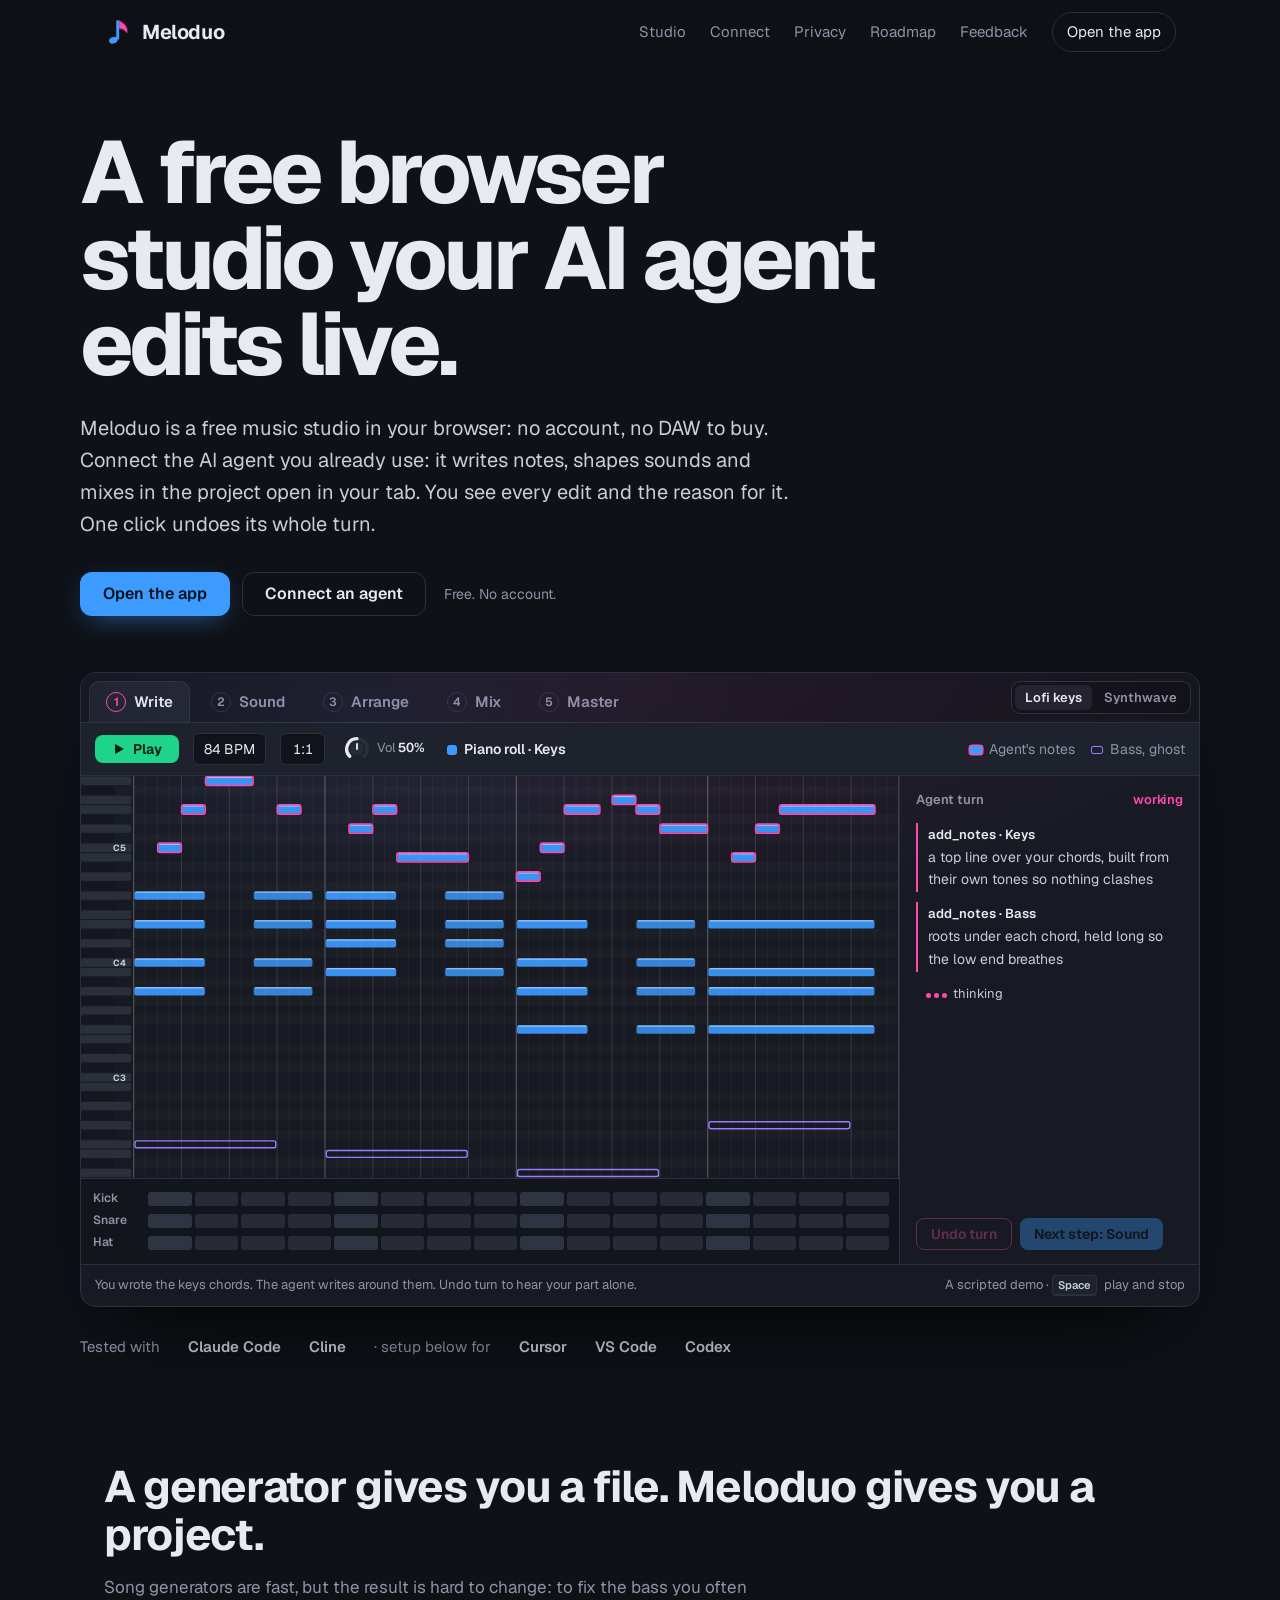
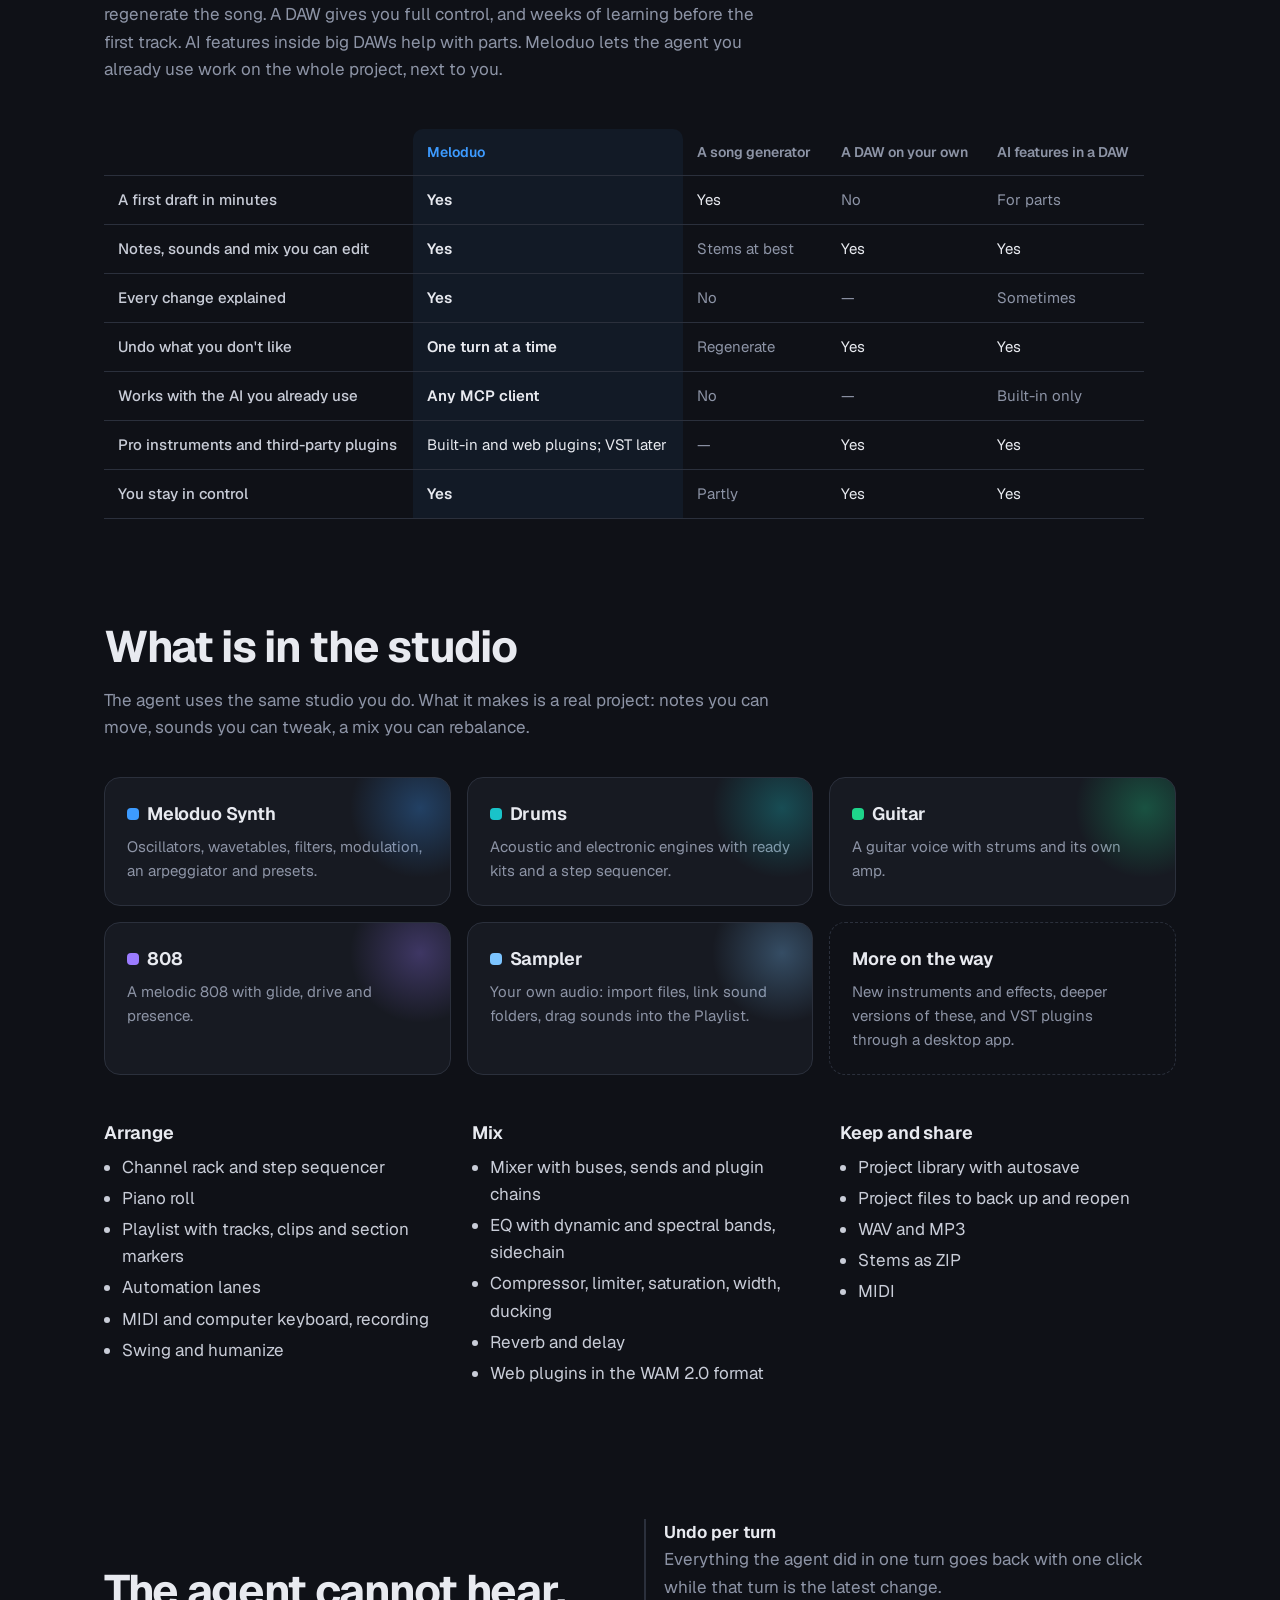
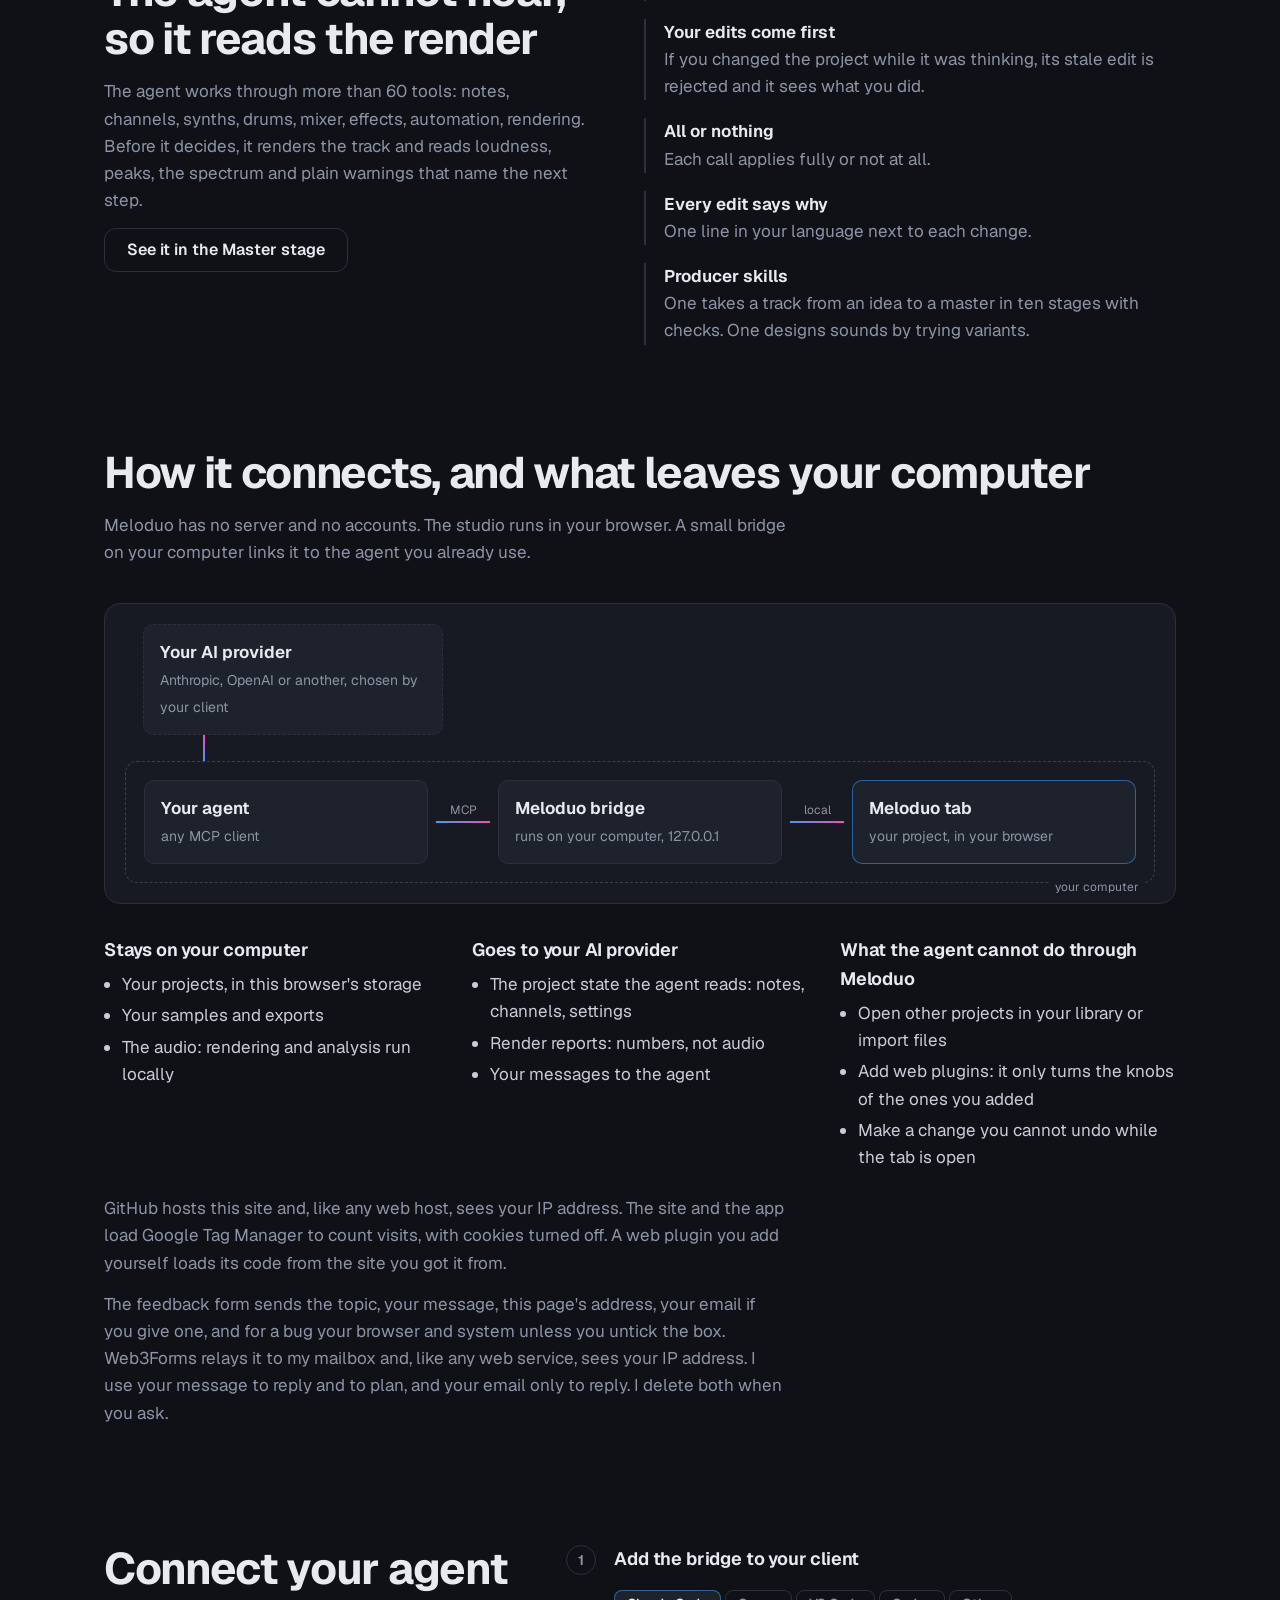
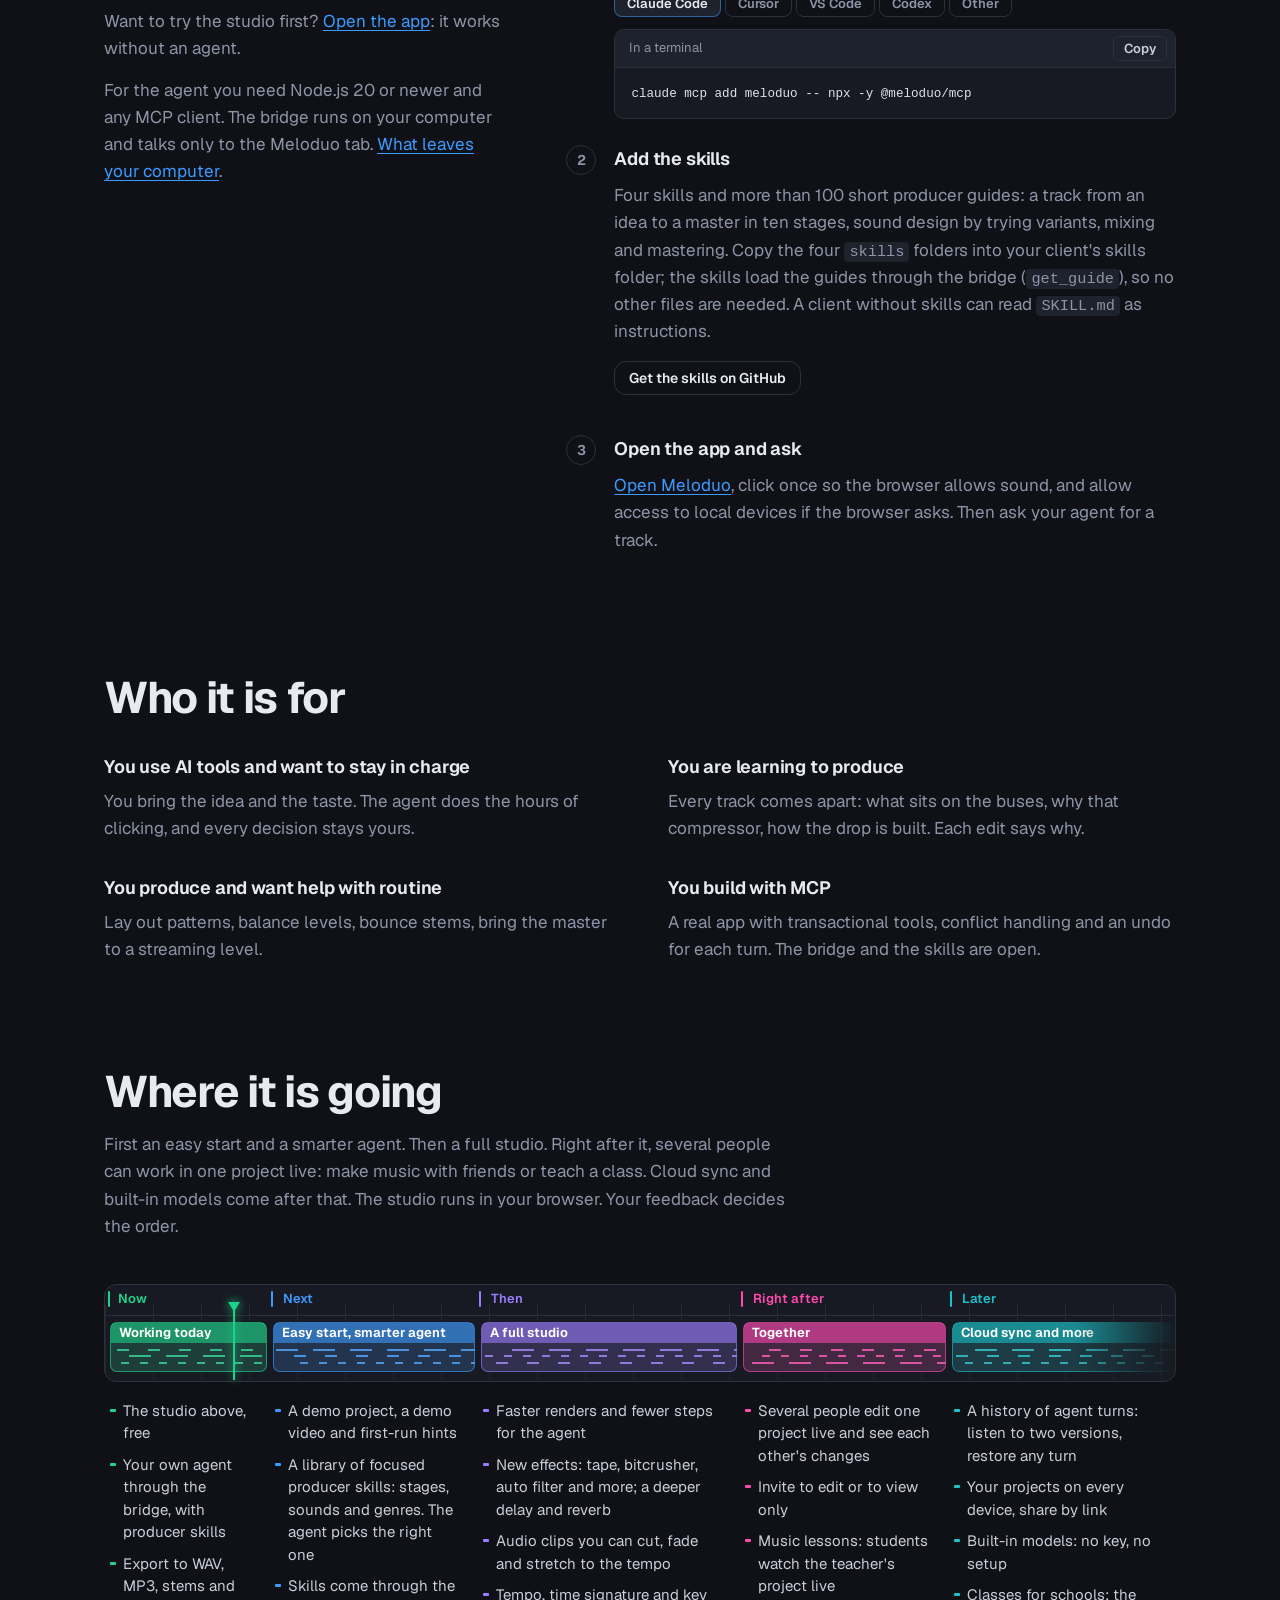
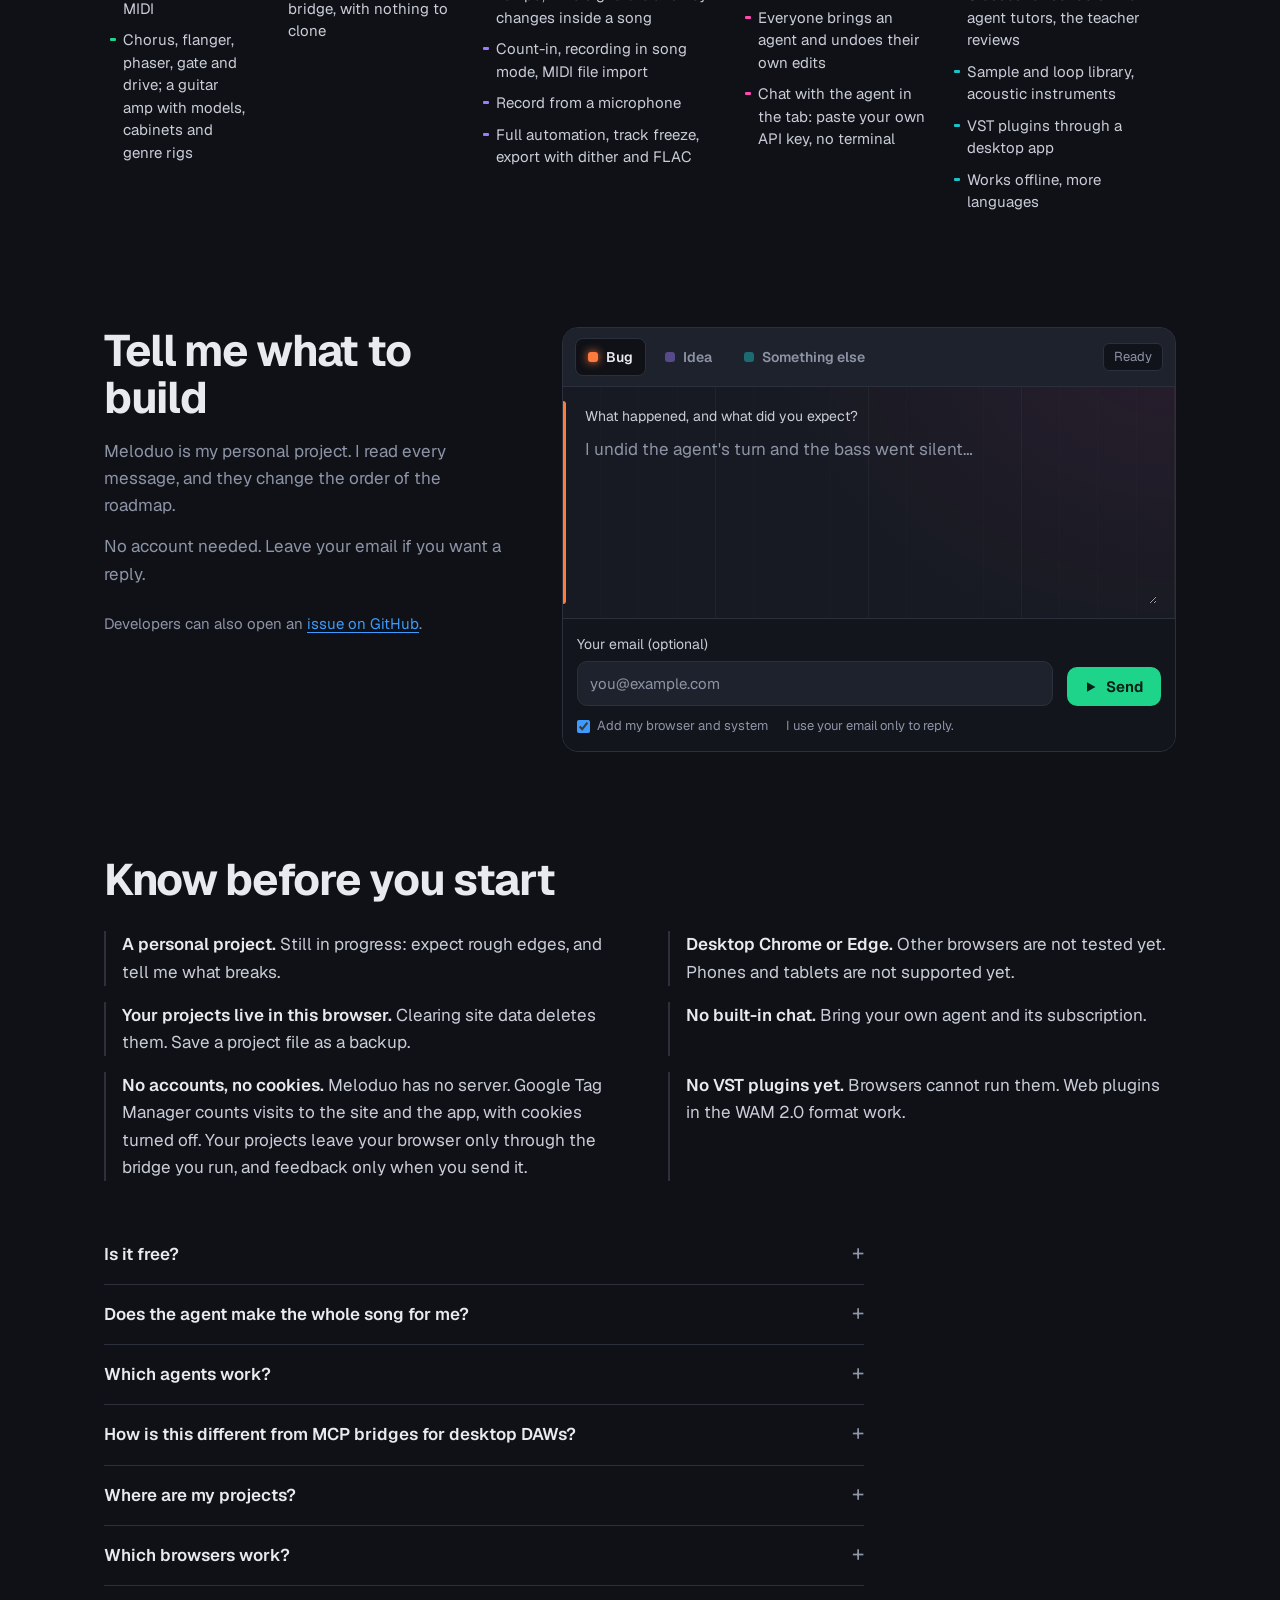
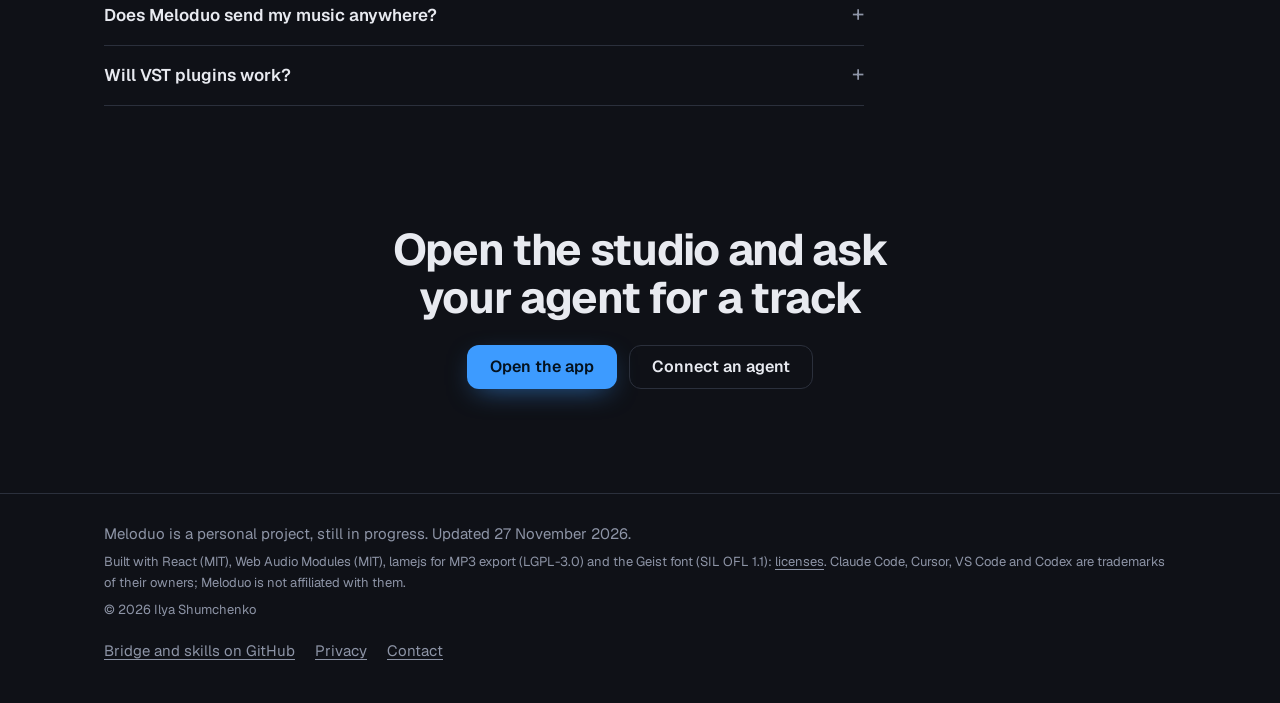
<file: index.html>
<!doctype html>
<html lang="en">
<head>
<meta charset="utf-8">
<meta name="google-site-verification" content="tbBEuJRsktVzKbs0zWNwHEaid8Tt6kUqgvfY365qU2o" />
<meta name="viewport" content="width=device-width, initial-scale=1">
<title>Meloduo: a free browser studio your AI agent edits live</title>
<meta name="description" content="A free music studio in your browser: no account, no DAW to buy. Your AI agent writes notes, designs sounds and mixes in the project open in your tab while you watch, and one click undoes its whole turn.">
<meta property="og:title" content="Meloduo: a free browser studio your AI agent edits live">
<meta property="og:description" content="Free, no account. Your AI agent edits the project open in your tab, explains every edit, and one click undoes its whole turn.">
<meta property="og:image" content="https://meloduo.github.io/og.png">
<meta property="og:url" content="https://meloduo.github.io/">
<meta name="twitter:card" content="summary_large_image">
<meta name="theme-color" content="#0f1117">
<link rel="icon" href="favicon.svg" type="image/svg+xml">
<link rel="icon" href="favicon.ico" sizes="48x48">
<link rel="apple-touch-icon" href="apple-touch-icon.png">
<link rel="preload" href="geist.woff2" as="font" type="font/woff2" crossorigin>
<style>
@font-face { font-family: 'Geist'; src: url(geist.woff2) format('woff2'); font-weight: 100 900; font-display: optional; }
:root {
  --bg: #0f1117; --panel: #171a22; --panel-2: #1e222c; --line: #2b303c;
  --text: #e8eaf0; --soft: #c9cdd8; --dim: #8d94a6;
  --you: #3d9bff; --agent: #ff48b0;
  --yellow: #ffd400; --orange: #ff7a3d; --green: #1ed48a; --violet: #9b7bff; --teal: #19c3c9;
}
* { box-sizing: border-box; }
html { -webkit-text-size-adjust: 100%; scroll-behavior: smooth; color-scheme: dark; scrollbar-color: var(--line) transparent; }
body { margin: 0; background: var(--bg); color: var(--text); font: 17px/1.6 'Geist', system-ui, sans-serif; overflow-x: hidden; }
a { color: var(--you); text-underline-offset: 3px; }
a:focus-visible, button:focus-visible, summary:focus-visible { outline: 2px solid var(--you); outline-offset: 3px; border-radius: 6px; }
.wrap { max-width: 1120px; margin-inline: auto; padding-inline: 24px; }
.prose { max-width: 62ch; }
.dim { color: var(--dim); }
p { margin: 0 0 14px; }
h2 { font-size: clamp(28px, 3.6vw, 44px); letter-spacing: -0.03em; line-height: 1.08; margin: 0 0 16px; font-weight: 700; }
h3 { font-size: 18px; margin: 0 0 6px; font-weight: 650; letter-spacing: -0.01em; }
section { padding: 104px 0 0; }

/* Header */
header.top { position: sticky; top: 0; z-index: 10; background: color-mix(in srgb, var(--bg) 82%, transparent); backdrop-filter: blur(10px); border-bottom: 1px solid transparent; transition: border-color .2s; }
header.top.scrolled { border-bottom-color: var(--line); }
header.top .wrap { display: flex; align-items: center; justify-content: space-between; height: 64px; }
.brand { display: flex; align-items: center; gap: 10px; color: var(--text); text-decoration: none; font-weight: 680; font-size: 20px; letter-spacing: -0.02em; }
.brand svg { width: 28px; height: 28px; overflow: visible; }
nav.links { display: flex; align-items: center; gap: 24px; font-size: 15px; }
nav.links a { color: var(--dim); text-decoration: none; }
nav.links a:hover { color: var(--text); }
nav.links .pill { color: var(--text); border: 1px solid var(--line); padding: 7px 14px; border-radius: 99px; }
nav.links .pill:hover { border-color: var(--you); }
nav.links button.pill { background: transparent; font: inherit; cursor: pointer; }

/* The flag of the logo: the agent finishes your note. Plays once on load. */
.flag { transform-origin: 52px 36px; animation: flag 0.9s cubic-bezier(.3,1.4,.5,1) 0.5s both; }
@keyframes flag { from { transform: scale(0) rotate(-35deg); } to { transform: none; } }

/* Hero */
.hero { padding: 64px 0 0; }
.hero-grid { display: grid; grid-template-columns: minmax(0, 1fr) auto; align-items: end; gap: 32px; }
h1 { font-size: clamp(42px, 7vw, 88px); line-height: 0.98; letter-spacing: -0.045em; font-weight: 750; margin: 0 0 24px; max-width: 13ch; }
.lede { font-size: 20px; color: var(--soft); max-width: 56ch; margin: 0 0 32px; }
.actions { display: flex; flex-wrap: wrap; gap: 12px; align-items: center; }
.btn { display: inline-flex; align-items: center; gap: 8px; padding: 13px 22px; border-radius: 12px; font: 600 16px/1 'Geist', system-ui, sans-serif; text-decoration: none; cursor: pointer; border: 1px solid transparent; transition: transform .12s, background .15s, border-color .15s; }
.btn:active { transform: scale(.97); }
.btn.primary { background: var(--you); color: #04121f; box-shadow: 0 8px 28px -10px #3d9bffaa; }
.btn.primary:hover { background: #63b0ff; }
.btn.quiet { background: transparent; color: var(--text); border-color: var(--line); }
.btn.quiet:hover { border-color: var(--dim); }
.note-free { font-size: 14px; color: var(--dim); margin-left: 6px; }

/* Piano roll demo */
.roll { position: relative; margin: 56px 0 0; background: var(--panel); border: 1px solid var(--line); border-radius: 16px; overflow: hidden; box-shadow: 0 40px 80px -40px #000, 0 0 0 1px #ffffff06 inset; }
.roll::before { content: ''; position: absolute; inset: -40% -10% auto; height: 80%; background: radial-gradient(closest-side, #ff48b014, transparent), radial-gradient(closest-side at 30% 60%, #3d9bff12, transparent); pointer-events: none; }
.roll-bar { position: relative; display: flex; align-items: center; gap: 14px; padding: 10px 14px; background: var(--panel-2); border-bottom: 1px solid var(--line); font-size: 14px; color: var(--dim); }
.play { display: inline-flex; align-items: center; justify-content: center; min-width: 84px; gap: 8px; background: var(--green); color: #052016; border: 0; border-radius: 8px; padding: 7px 12px; font: 650 14px/1 'Geist', system-ui, sans-serif; cursor: pointer; }
.play svg { width: 12px; height: 12px; }
.play.on { background: var(--panel); color: var(--text); box-shadow: 0 0 0 1px var(--line) inset; }
.lcd { background: #10131a; border: 1px solid var(--line); border-radius: 6px; padding: 4px 10px; color: var(--text); font-variant-numeric: tabular-nums; }
#pos { min-width: 5ch; text-align: center; }
.chan { color: var(--text); font-weight: 600; }
.chan i { display: inline-block; width: 10px; height: 10px; border-radius: 3px; background: var(--c); margin-right: 7px; vertical-align: -1px; }
.legend { margin-left: auto; display: flex; gap: 16px; }
.legend span::before { content: ''; display: inline-block; width: 12px; height: 8px; border-radius: 2px; margin-right: 7px; vertical-align: 0; }
.legend .l-ring::before { background: var(--you); box-shadow: 0 0 0 1.5px var(--agent); }
.legend .l-ghost::before { border: 1.5px solid var(--g, var(--violet)); width: 10px; height: 6px; }
.roll-body { position: relative; display: grid; grid-template-columns: minmax(0, 1fr) 300px; }
.roll-main { min-width: 0; }
.roll svg.grid { display: block; width: 100%; height: auto; }
.n { transition: opacity .35s, transform .45s cubic-bezier(.3,1.5,.5,1), filter .1s; transform-box: fill-box; transform-origin: left center; }
.n.hidden { opacity: 0; transform: scaleX(0); }
.n.lit { filter: brightness(1.5); }
.rack { display: grid; grid-template-columns: 64px repeat(16, minmax(0, 1fr)); gap: 3px; padding: 10px 10px 12px 0; border-top: 1px solid var(--line); background: #12151c; font-size: 12px; color: var(--dim); align-items: center; }
.rack b { font-weight: 600; padding-left: 12px; white-space: nowrap; }
.rack span { height: 14px; border-radius: 3px; background: #262b37; transition: background .25s, box-shadow .25s; }
.rack span.beat { background: #2e3442; }
.rack span.on { background: var(--teal); box-shadow: 0 0 0 1.5px var(--agent); }
.rack span.now { outline: 1px solid #ffffffaa; outline-offset: 1px; }
.rack span.on.now { background: #a5f4f6; }
.feed { border-left: 1px solid var(--line); padding: 14px 16px; font-size: 14px; display: flex; flex-direction: column; gap: 12px; }
.feed h3 { font-size: 13px; font-weight: 600; color: var(--dim); margin: 0; display: flex; justify-content: space-between; }
.feed h3 .who { color: var(--agent); }
.feed ol { list-style: none; margin: 0; padding: 0; display: flex; flex-direction: column; gap: 10px; min-height: 210px; }
.feed li { border-left: 2px solid var(--agent); padding: 2px 0 2px 10px; color: var(--soft); transition: opacity .35s, transform .35s; }
.feed li.hidden { opacity: 0; transform: translateX(8px); }
.feed li.undone { opacity: .35; text-decoration: line-through; text-decoration-color: #ff48b088; }
.feed li b { display: block; font-weight: 600; color: var(--text); font-size: 13px; }
.typing { color: var(--dim); font-size: 13px; }
.typing i { display: inline-block; width: 5px; height: 5px; border-radius: 50%; background: var(--agent); margin-right: 3px; animation: dot 1s infinite; }
.typing i:nth-child(2) { animation-delay: .15s; } .typing i:nth-child(3) { animation-delay: .3s; }
@keyframes dot { 0%, 80%, 100% { opacity: .25; } 40% { opacity: 1; } }
.undo { align-self: flex-start; margin-top: auto; background: transparent; color: var(--agent); border: 1px solid var(--agent); border-radius: 8px; padding: 8px 14px; font: 600 14px/1 'Geist', system-ui, sans-serif; cursor: pointer; transition: background .15s; }
.undo:hover { background: #ff48b01a; }
.undo[disabled] { opacity: .35; cursor: default; }
.roll-hint { position: relative; padding: 10px 14px; border-top: 1px solid var(--line); font-size: 13px; color: var(--dim); }

/* Works with */
.works { display: flex; flex-wrap: wrap; gap: 10px 28px; align-items: center; margin-top: 28px; color: var(--dim); font-size: 15px; }
.works b { color: var(--soft); font-weight: 600; }

/* Session steps: a real sequence */
ol.steps { counter-reset: s; list-style: none; padding: 0; margin: 36px 0 0; display: grid; grid-template-columns: repeat(3, minmax(0, 1fr)); gap: 28px 36px; }
ol.steps > li { counter-increment: s; position: relative; padding-top: 44px; }
ol.steps > li::before { content: counter(s); position: absolute; top: 0; left: 0; width: 30px; height: 30px; border-radius: 50%; border: 1px solid var(--line); display: grid; place-items: center; font-size: 14px; font-weight: 650; color: var(--dim); }
ol.steps > li:nth-child(4)::before, ol.steps > li:nth-child(6)::before { border-color: var(--agent); color: var(--agent); }
ol.steps > li:nth-child(5)::before { border-color: var(--you); color: var(--you); }
ol.steps p { color: var(--dim); margin: 0; }

/* Ears by numbers: the render report */
.ears { display: grid; grid-template-columns: minmax(0, 1fr) minmax(0, 1.1fr); gap: 56px; align-items: center; }
.report { background: var(--panel); border: 1px solid var(--line); border-radius: 16px; padding: 20px; font-size: 14px; }
.report .row { display: flex; justify-content: space-between; align-items: baseline; gap: 12px; }
.report .big { font-size: 44px; font-weight: 720; letter-spacing: -0.03em; font-variant-numeric: tabular-nums; }
.report .unit { color: var(--dim); font-size: 15px; margin-left: 6px; }
.meter { position: relative; height: 10px; border-radius: 99px; background: var(--panel-2); margin: 10px 0 4px; overflow: hidden; }
.meter i { position: absolute; inset: 0 auto 0 0; width: 0; background: linear-gradient(90deg, var(--violet), var(--you), var(--teal)); border-radius: 99px; transition: width 1.4s cubic-bezier(.2,.8,.2,1); }
.meter .target { position: absolute; top: -3px; bottom: -3px; width: 2px; background: var(--text); left: 84%; }
.scale { display: flex; justify-content: space-between; color: var(--dim); font-size: 12px; font-variant-numeric: tabular-nums; }
.bands { display: grid; grid-template-columns: repeat(6, 1fr); gap: 8px; align-items: end; height: 120px; margin: 22px 0 6px; }
.bands span { display: block; height: 0; border-radius: 6px 6px 2px 2px; background: var(--c); transition: height 1.1s cubic-bezier(.2,.8,.2,1); position: relative; }
.bands span em { position: absolute; top: -20px; left: 0; right: 0; text-align: center; font-style: normal; font-size: 12px; color: var(--soft); font-variant-numeric: tabular-nums; }
.band-names { display: grid; grid-template-columns: repeat(6, 1fr); gap: 8px; text-align: center; color: var(--dim); font-size: 12px; }
.warn { margin-top: 18px; border-radius: 10px; padding: 10px 12px; background: var(--panel-2); border: 1px solid var(--line); color: var(--soft); transition: background .3s, border-color .3s, color .3s; }
.warn.ok { background: #1ed48a12; border-color: #1ed48a66; color: #b9f3da; }
.fix { margin-top: 12px; }
.fix button { background: transparent; border: 1px solid var(--agent); color: var(--agent); border-radius: 8px; padding: 8px 14px; font: 600 14px/1 'Geist', system-ui, sans-serif; cursor: pointer; }
.fix button:hover { background: #ff48b01a; }
.fix button[disabled] { opacity: .35; cursor: default; }
.facts { list-style: none; padding: 0; margin: 24px 0 0; display: grid; gap: 18px; }
.facts li { padding-left: 18px; border-left: 2px solid var(--line); }
.facts b { display: block; font-weight: 650; }
.facts span { color: var(--dim); }

/* Studio shelf */
.shelf { display: grid; grid-template-columns: repeat(3, minmax(0, 1fr)); gap: 16px; margin-top: 36px; }
.inst { position: relative; border-radius: 16px; padding: 22px; background: var(--panel); border: 1px solid var(--line); overflow: hidden; transition: border-color .2s, transform .2s; }
.inst:hover { border-color: color-mix(in srgb, var(--c) 60%, var(--line)); }
.inst::after { content: ''; position: absolute; right: -40px; top: -40px; width: 140px; height: 140px; border-radius: 50%; background: radial-gradient(closest-side, color-mix(in srgb, var(--c) 30%, transparent), transparent); }
.inst .chip { display: inline-block; width: 12px; height: 12px; border-radius: 4px; background: var(--c); margin-right: 8px; vertical-align: 0; }
.inst p { color: var(--dim); margin: 0; font-size: 15px; }
.inst.soon { background: transparent; border-style: dashed; }
.inst.soon::after { display: none; }
.lists { display: grid; grid-template-columns: repeat(3, minmax(0, 1fr)); gap: 32px; margin-top: 44px; }
.lists ul { margin: 0; padding-left: 18px; color: var(--soft); }
.lists li { margin: 4px 0; }

/* Set up */
.setup { display: grid; grid-template-columns: minmax(0, 0.8fr) minmax(0, 1.2fr); gap: 56px; }
ol.how { list-style: none; counter-reset: h; margin: 0; padding: 0; display: grid; gap: 26px; }
ol.how > li { counter-increment: h; display: grid; grid-template-columns: 34px minmax(0, 1fr); gap: 2px 14px; }
ol.how > li::before { content: counter(h); width: 28px; height: 28px; border-radius: 50%; border: 1px solid var(--line); color: var(--dim); display: grid; place-items: center; font-size: 14px; font-weight: 650; grid-row: span 3; }
ol.how > li > * { grid-column: 2; }
.code { margin-top: 10px; border: 1px solid var(--line); border-radius: 10px; background: var(--panel); overflow: hidden; }
.code[hidden] { display: none; }
.code-bar { display: flex; align-items: center; justify-content: space-between; gap: 12px; padding: 6px 8px 6px 14px; border-bottom: 1px solid var(--line); background: var(--panel-2); font-size: 13px; color: var(--dim); }
.copy { background: transparent; color: var(--soft); border: 1px solid var(--line); border-radius: 6px; padding: 4px 10px; font: 600 13px/1.2 'Geist', system-ui, sans-serif; cursor: pointer; }
.copy:hover { color: var(--text); border-color: var(--dim); }
pre { margin: 0; padding: 14px 16px; white-space: pre-wrap; overflow-wrap: anywhere; font: 14px/1.6 ui-monospace, 'Cascadia Code', Consolas, monospace; color: #dfe2ea; }
.clients { display: flex; flex-wrap: wrap; gap: 4px; margin-top: 8px; }
.clients button { border: 1px solid var(--line); background: transparent; color: var(--dim); border-radius: 8px; padding: 6px 12px; font: 600 13px/1 'Geist', system-ui, sans-serif; cursor: pointer; }
.clients button:hover { color: var(--text); }
.clients button[aria-selected="true"] { color: var(--text); background: var(--panel-2); border-color: #3d9bff88; }
.btn.small { padding: 9px 14px; font-size: 14px; }
code { font: 0.9em ui-monospace, 'Cascadia Code', Consolas, monospace; background: var(--panel-2); padding: 1px 5px; border-radius: 4px; }
pre code { background: none; padding: 0; }

/* Who */
.who-grid { display: grid; grid-template-columns: repeat(2, minmax(0, 1fr)); gap: 32px 56px; margin-top: 32px; }
.who-grid p { color: var(--dim); margin: 0; }



/* Roadmap: an arrangement. Stages are clips on one lane, the playhead marks where we are. */
.arr { list-style: none; padding: 0; margin: 44px 0 0; display: grid; grid-template-columns: 1.4fr 1.75fr 2.2fr 1.75fr 1.9fr; position: relative; }
.arr::before { content: ''; position: absolute; inset: 0 0 auto; height: 96px; border: 1px solid var(--line); border-radius: 12px; pointer-events: none;
  background:
    linear-gradient(var(--line), var(--line)) 0 30px / 100% 1px no-repeat,
    repeating-linear-gradient(90deg, #ffffff0a 0 1px, transparent 1px 48px) 0 31px / 100% 64px no-repeat,
    repeating-linear-gradient(90deg, #ffffff14 0 1px, transparent 1px 48px) 0 20px / 100% 10px no-repeat,
    var(--panel); }
.arr > li { position: relative; min-width: 0; }
.arr .when { position: relative; height: 30px; margin: 0; padding: 0 0 0 12px; font-size: 13px; font-weight: 600; line-height: 30px; color: var(--c); white-space: nowrap; }
.arr .when::before { content: ''; position: absolute; left: 0; top: 7px; bottom: 7px; width: 2px; border-radius: 1px; background: var(--c); }
.arr > li:first-child .when { padding-left: 14px; }
.arr > li:first-child .when::before { left: 4px; }
.arr .clip { --n: color-mix(in srgb, var(--c) 70%, #fff 10%); position: relative; height: 50px; margin: 8px 4px 0 2px; padding: 0 8px; border: 1px solid color-mix(in srgb, var(--c) 60%, transparent); border-radius: 7px; overflow: hidden;
  font-size: 13px; font-weight: 650; line-height: 20px; letter-spacing: 0; white-space: nowrap; text-overflow: ellipsis; color: #fff;
  background:
    linear-gradient(color-mix(in srgb, var(--c) 58%, transparent), color-mix(in srgb, var(--c) 58%, transparent)) 0 0 / 100% 20px no-repeat,
    repeating-linear-gradient(90deg, var(--n) 0 12px, transparent 12px 31px) 6px 26px / 100% 2px no-repeat,
    repeating-linear-gradient(90deg, var(--n) 0 22px, transparent 22px 37px) 18px 32px / 100% 2px no-repeat,
    repeating-linear-gradient(90deg, var(--n) 0 8px, transparent 8px 19px) 10px 39px / 100% 2px no-repeat,
    color-mix(in srgb, var(--c) 16%, var(--panel-2)); }
.arr > li:first-child .clip { margin-left: 6px; }
.arr > li:nth-child(2) .clip { background-position: 0 0, 20px 32px, 2px 26px, 26px 39px, 0 0; }
.arr > li:nth-child(3) .clip { background-position: 0 0, 14px 39px, 30px 26px, 3px 32px, 0 0; }
.arr > li:nth-child(4) .clip { background-position: 0 0, 25px 26px, 8px 39px, 18px 32px, 0 0; }
.arr > li:nth-child(5) .clip { background-position: 0 0, 3px 32px, 22px 26px, 12px 39px, 0 0; }
.arr > li:last-child .clip { margin-right: 0; border-right: 0; border-radius: 7px 0 0 7px; -webkit-mask-image: linear-gradient(90deg, #000 55%, transparent); mask-image: linear-gradient(90deg, #000 55%, transparent); }
/* The playhead is one shape (head and stem in one polygon), so the head stays centred at any zoom. */
.arr .ph { position: absolute; top: 18px; left: 78%; width: 12px; height: 78px; margin-left: -6px; z-index: 2; filter: drop-shadow(0 0 5px var(--c)); pointer-events: none; }
.arr .ph::before { content: ''; position: absolute; inset: 0; background: var(--c); clip-path: polygon(0 0, 100% 0, 7px 8px, 7px 100%, 5px 100%, 5px 8px); }
.arr ul { margin: 28px 0 0; padding: 0 18px 0 4px; list-style: none; color: var(--soft); font-size: 15px; line-height: 1.5; }
.arr > li:first-child ul { padding-left: 6px; }
.arr ul li { margin: 0 0 9px; padding-left: 13px; position: relative; }
.arr ul li::before { content: ''; position: absolute; left: 0; top: .6em; width: 6px; height: 3px; border-radius: 1px; background: var(--c); }
@media (max-width: 1120px) { .arr .clip { font-size: 12px; padding: 0 6px; } }
@media (max-width: 920px) {
  .arr { grid-template-columns: 1fr; margin-top: 32px; }
  .arr::before { display: none; }
  .arr > li { padding: 0 0 30px; }
  .arr .when, .arr > li:first-child .when { padding-left: 12px; }
  .arr > li:first-child .when::before { left: 0; }
  .arr .clip, .arr > li:first-child .clip { margin: 4px 0 0; }
  .arr ul, .arr > li:first-child ul { margin-top: 16px; padding: 0; }
  .arr .ph { top: auto; bottom: 12px; left: 0; right: 0; width: auto; height: 2px; margin: 0; }
  .arr .ph::before { clip-path: none; }
}

/* Feedback */
.talk { display: grid; grid-template-columns: minmax(0, 0.8fr) minmax(0, 1.2fr); gap: 48px; align-items: start; }
.talk p.small { font-size: 15px; margin-top: 24px; }
/* The composer borrows the demo window: a bar with channel-like topics, a body on a beat grid, a footer. */
.fb { --k: var(--orange); margin: 0; background: radial-gradient(120% 140% at 100% 0%, #ff48b014, transparent 55%), var(--panel); border: 1px solid var(--line); border-radius: 16px; overflow: hidden; }
.fb-bar { display: flex; align-items: center; gap: 6px; padding: 10px 12px; background: var(--panel-2); border-bottom: 1px solid var(--line); flex-wrap: wrap; }
.fb-kinds { display: flex; flex-wrap: wrap; gap: 6px; border: 0; margin: 0; padding: 0; min-width: 0; }
.vh { position: absolute; width: 1px; height: 1px; overflow: hidden; clip: rect(0 0 0 0); clip-path: inset(50%); white-space: nowrap; }
.fb-kind { position: relative; }
.fb-kind input { position: absolute; opacity: 0; inset: 0; margin: 0; cursor: pointer; }
.fb-kind span { display: inline-flex; align-items: center; gap: 8px; padding: 7px 12px; border-radius: 8px; font-size: 14px; font-weight: 600; color: var(--dim); border: 1px solid transparent; transition: color .15s, border-color .15s, background .15s; }
.fb-kind span::before { content: ''; width: 10px; height: 10px; border-radius: 3px; background: var(--c); opacity: .45; }
.fb-kind:hover span { color: var(--soft); }
.fb-kind input:checked + span { color: var(--text); border-color: var(--line); background: var(--bg); }
.fb-kind input:checked + span::before { opacity: 1; box-shadow: 0 0 10px var(--c); }
.fb-kind input:focus-visible + span { outline: 2px solid var(--you); outline-offset: 2px; }
.fb-kind input:disabled { cursor: default; }
.fb-kind input:disabled + span { opacity: .45; }
.fb-lcd { margin-left: auto; background: #10131a; border: 1px solid var(--line); border-radius: 6px; padding: 3px 10px; font-size: 13px; color: var(--dim); font-variant-numeric: tabular-nums; }
.fb-body { position: relative; padding: 18px 18px 14px 22px; background:
  repeating-linear-gradient(90deg, transparent 0 calc(25% - 1px), #ffffff07 calc(25% - 1px) 25%),
  repeating-linear-gradient(90deg, transparent 0 calc(6.25% - 1px), #ffffff03 calc(6.25% - 1px) 6.25%); }
.fb-body::before { content: ''; position: absolute; left: 0; top: 14px; bottom: 14px; width: 3px; border-radius: 0 3px 3px 0; background: var(--k); }
.fb-body:focus-within::before { box-shadow: 0 0 12px var(--k); }
.fb-body label { display: block; font-size: 14px; color: var(--soft); margin-bottom: 8px; }
.fb textarea { display: block; width: 100%; min-height: 168px; resize: vertical; font: 17px/1.55 'Geist', system-ui, sans-serif; color: var(--text); background: transparent; border: 0; padding: 0; }
.fb textarea::placeholder, .fb input::placeholder { color: var(--dim); }
.fb textarea:focus, .fb-email input:focus { outline: none; }
.fb-err { margin: 6px 0 0; font-size: 14px; color: #ffb08a; }
.fb-foot { display: grid; grid-template-columns: minmax(0, 1fr) auto; gap: 10px 14px; align-items: end; padding: 14px; border-top: 1px solid var(--line); background: #12151c; }
.fb-email { display: flex; flex-direction: column; gap: 6px; min-width: 0; font-size: 14px; color: var(--soft); }
.fb-email input { font: 15px/1 'Geist', system-ui, sans-serif; color: var(--text); background: var(--panel-2); border: 1px solid var(--line); border-radius: 10px; padding: 12px; min-width: 0; }
.fb-email input:focus-visible { border-color: var(--you); }
.fb-send { display: inline-flex; align-items: center; justify-content: center; gap: 9px; background: var(--green); color: #052016; border: 0; border-radius: 10px; padding: 12px 18px; font: 650 15px/1 'Geist', system-ui, sans-serif; cursor: pointer; }
.fb-send svg { width: 12px; height: 12px; }
.fb-send:hover { filter: brightness(1.08); }
.fb-send:disabled { opacity: .6; cursor: default; }
.fb-fine { grid-column: 1 / -1; display: flex; flex-wrap: wrap; gap: 4px 18px; font-size: 13px; color: var(--dim); }
.fb-fine label { display: inline-flex; gap: 7px; align-items: center; cursor: pointer; }
.fb-fine input { accent-color: var(--you); margin: 0; }
.fb-fine input:focus-visible { outline: 2px solid var(--you); outline-offset: 2px; }
/* Result: the message sits as a clip on a lane, and a playhead passes over it once. */
.fb-lane { position: relative; padding: 22px 18px 20px; display: grid; grid-template-columns: 64px minmax(0, 1fr); gap: 12px; align-content: start; background: repeating-linear-gradient(90deg, transparent 0 calc(25% - 1px), #ffffff07 calc(25% - 1px) 25%); }
.fb-lane > b { font-size: 13px; color: var(--dim); font-weight: 600; padding-top: 10px; }
.fb-clip { border-radius: 6px; padding: 10px 12px; background: color-mix(in srgb, var(--k) 22%, var(--panel)); border: 1px solid color-mix(in srgb, var(--k) 65%, transparent); font-size: 14px; line-height: 1.45; overflow: hidden; animation: fb-land .45s cubic-bezier(.3,1.4,.5,1) both; transform-origin: left center; }
.fb-clip small { display: block; color: var(--soft); font-size: 12px; margin-bottom: 2px; }
.fb-clip p { margin: 0; display: -webkit-box; -webkit-line-clamp: 2; -webkit-box-orient: vertical; overflow: hidden; }
.fb-head { position: absolute; top: 12px; bottom: 12px; width: 1.5px; background: #fff; --x0: 94px; left: var(--x0); opacity: 0; animation: fb-sweep 1.1s .35s cubic-bezier(.4,0,.2,1) both; }
.fb-lane.fail .fb-clip { animation: none; border-style: dashed; background: transparent; }
.fb-lane.fail .fb-head { display: none; }
.fb-lane.fail h3 { color: #ffc2a6; }
@keyframes fb-land { from { transform: scaleX(.2); opacity: 0; } to { transform: none; opacity: 1; } }
@keyframes fb-sweep { 0% { opacity: .9; left: var(--x0); } 90% { opacity: .9; } 100% { opacity: 0; left: calc(100% - 18px); } }
.fb-result { grid-column: 1 / -1; margin-top: 10px; }
.fb-result h3:focus { outline: none; }
.fb-result p { margin: 0 0 12px; color: var(--soft); font-size: 15px; }
.fb-actions { display: flex; flex-wrap: wrap; gap: 10px; }
.fb [hidden] { display: none !important; }

/* Limits and FAQ */
.limits { display: grid; grid-template-columns: repeat(2, minmax(0, 1fr)); gap: 16px 56px; margin-top: 28px; padding: 0; list-style: none; }
.limits li { padding-left: 16px; border-left: 2px solid var(--line); color: var(--soft); }
.limits b { color: var(--text); font-weight: 600; }
details { border-bottom: 1px solid var(--line); padding: 16px 0; max-width: 760px; }
summary { cursor: pointer; font-weight: 600; list-style: none; display: flex; justify-content: space-between; gap: 16px; }
summary::-webkit-details-marker { display: none; }
summary::after { content: '+'; color: var(--dim); font-weight: 400; font-size: 22px; line-height: 1; transition: transform .2s; }
details[open] summary::after { transform: rotate(45deg); }
details p { color: var(--dim); margin: 10px 0 0; }

.closing { text-align: center; padding: 120px 0 0; }
.closing h2 { max-width: 18ch; margin: 0 auto 24px; }
.closing .actions { justify-content: center; }
footer { margin: 104px 0 0; padding: 28px 0 40px; border-top: 1px solid var(--line); color: var(--dim); font-size: 15px; }
footer .wrap { display: flex; flex-wrap: wrap; justify-content: space-between; gap: 12px; }
footer a { color: var(--dim); }

/* Why: a real comparison, so a table */
.compare-scroll { overflow-x: auto; }
.compare { width: 100%; max-width: 1040px; min-width: 640px; margin-top: 32px; border-collapse: collapse; font-size: 15px; }
.compare th, .compare td { padding: 12px 14px; text-align: left; border-bottom: 1px solid var(--line); }
.compare thead th { color: var(--dim); font-weight: 600; font-size: 14px; }
.compare tbody th { font-weight: 500; color: var(--soft); }
.compare td { color: var(--dim); }
.compare td.yes { color: var(--text); }
.compare .us { background: #3d9bff10; color: var(--text); }
.compare thead .us { color: var(--you); border-radius: 10px 10px 0 0; }
.compare td.us.yes { font-weight: 600; }
/* How it connects */
.flow { position: relative; margin-top: 36px; padding: 20px; border-radius: 16px; background: var(--panel); border: 1px solid var(--line); display: grid; justify-items: start; gap: 0; }
.flow .row { display: grid; grid-template-columns: 1fr 70px 1fr 70px 1fr; align-items: center; width: 100%; padding: 18px; border: 1px dashed #3a404e; border-radius: 12px; }
.flow .node { padding: 14px 16px; border-radius: 10px; background: var(--panel-2); border: 1px solid var(--line); }
.flow .node b { display: block; font-weight: 650; }
.flow .node span { color: var(--dim); font-size: 14px; }
.flow .node.you { border-color: #3d9bff88; }
.flow .node.cloud { margin-left: 18px; max-width: 300px; border-style: dashed; }
.flow .link { position: relative; height: 2px; background: linear-gradient(90deg, var(--you), var(--agent)); margin: 0 8px; }
.flow .link em { position: absolute; top: -20px; left: 0; right: 0; text-align: center; font-style: normal; font-size: 12px; color: var(--dim); }
.flow .link.up { width: 2px; height: 26px; margin: 0 0 0 calc(18px + 60px); background: linear-gradient(var(--agent), var(--you)); }
.flow .local { position: absolute; right: 30px; bottom: 6px; font-size: 12px; color: var(--dim); background: var(--panel); padding: 0 6px; }
.privacy { display: grid; grid-template-columns: repeat(3, minmax(0, 1fr)); gap: 32px; margin-top: 32px; }
.privacy ul { margin: 0; padding-left: 18px; color: var(--soft); }
.privacy li { margin: 4px 0; }
footer p { margin: 0 0 6px; }
footer .credits { font-size: 13px; }
.foot-links { display: flex; gap: 20px; }
@media (max-width: 920px) {
  .flow .row { grid-template-columns: 1fr; gap: 0; }
  .flow .link { width: 2px; height: 26px; margin: 0 0 0 40px; background: linear-gradient(var(--you), var(--agent)); }
  .flow .link em { top: 4px; left: 12px; right: auto; }
  .privacy { grid-template-columns: 1fr; }
  .compare { font-size: 13px; } .compare th, .compare td { padding: 10px 8px; }
}
@media (max-width: 359px) { .compare tbody th { width: 136px; } .compare .us { width: 120px; } .compare th, .compare td { padding-inline: 6px; } }
/* Five stages of one track */
.roll-hint { display: flex; justify-content: space-between; gap: 16px; }
.roll-hint .keys { flex-shrink: 0; }
kbd { font: 600 11px/1 'Geist', system-ui, sans-serif; color: var(--soft); background: var(--panel-2); border: 1px solid var(--line); border-bottom-width: 2px; border-radius: 4px; padding: 2px 5px; margin-right: 4px; }
@media (max-width: 600px) { .roll-hint .keys { display: none; } }
.studio { -webkit-user-select: none; user-select: none; }
.vol { display: inline-flex; align-items: center; gap: 6px; padding: 2px 8px 2px 4px; border-radius: 8px; cursor: ns-resize; touch-action: none; user-select: none; color: var(--dim); font-size: 13px; }
.vol:hover, .vol:focus-visible { background: #ffffff0a; }
.vol svg { width: 28px; height: 28px; }
.vol b { color: var(--text); font-weight: 600; font-variant-numeric: tabular-nums; }
.strip .sendv { align-self: center; font-size: 10px; color: var(--dim); padding: 2px 6px; border-radius: 4px; background: #10131a; border: 1px solid var(--line); }
.strip .sendv b { color: var(--soft); font-weight: 600; }
.strip.sent .sendv { border-color: #ff48b066; }
.strip.sent .sendv b { color: var(--agent); }
.stages { display: flex; align-items: flex-end; gap: 12px; padding: 8px 8px 0; background: #12151c; border-bottom: 1px solid var(--line); }
.tabs { display: flex; gap: 4px; overflow-x: auto; scrollbar-width: none; min-width: 0; }
.tabs button { display: flex; align-items: center; gap: 8px; padding: 10px 16px 11px; border: 1px solid transparent; border-bottom: 0; border-radius: 10px 10px 0 0; background: transparent; color: var(--dim); font: 600 15px/1 'Geist', system-ui, sans-serif; cursor: pointer; white-space: nowrap; margin-bottom: -1px; }
.tabs button:hover { color: var(--text); }
.tabs button i { font-style: normal; width: 20px; height: 20px; border-radius: 50%; display: grid; place-items: center; font-size: 12px; border: 1px solid var(--line); }
.tabs button[aria-selected="true"] { background: var(--panel-2); border-color: var(--line); color: var(--text); }
.tabs button.done i { border-color: var(--agent); color: var(--agent); }
.tabs button.busy i { border-color: var(--agent); color: var(--agent); animation: dot 1s infinite; }
.tracksw { margin: 0 0 8px auto; display: flex; gap: 2px; padding: 3px; border-radius: 9px; background: var(--bg); border: 1px solid var(--line); flex-shrink: 0; }
.tracksw button { border: 0; background: transparent; color: var(--dim); font: 600 13px/1 'Geist', system-ui, sans-serif; padding: 6px 10px; border-radius: 6px; cursor: pointer; }
.tracksw button[aria-pressed="true"] { background: var(--panel-2); color: var(--text); }
.scenes { min-width: 0; position: relative; }
.scene[hidden] { display: none; }
.feed-actions { margin-top: auto; display: flex; flex-wrap: wrap; gap: 8px; }
.feed-actions .undo { margin-top: 0; }
.next { background: var(--you); color: #04121f; border: 0; border-radius: 8px; padding: 9px 14px; font: 650 14px/1 'Geist', system-ui, sans-serif; cursor: pointer; }
.next:hover { background: #63b0ff; }
.next[disabled] { opacity: .35; cursor: default; }

/* App-like plugin windows */
.sound { display: grid; grid-template-columns: minmax(0, 1fr) 190px; gap: 12px; padding: 14px; }
.win { border: 1px solid var(--line); border-top: 2px solid var(--green); border-radius: 10px; background: #1a1d26; overflow: hidden; }
.win-bar { display: flex; align-items: center; gap: 10px; padding: 8px 12px; border-bottom: 1px solid var(--line); font-size: 13px; }
.win-bar .right { margin-left: auto; }
.led { width: 8px; height: 8px; border-radius: 50%; background: var(--green); flex-shrink: 0; }
.led.off { background: #3a404e; }
.seg { display: flex; gap: 2px; background: #12151c; border-radius: 7px; padding: 2px; }
.seg span { padding: 3px 8px; border-radius: 5px; color: var(--dim); font-size: 12px; }
.seg span.on { background: var(--panel-2); color: var(--text); box-shadow: 0 0 0 1px #1ed48a88 inset; }
.synth { display: grid; grid-template-columns: repeat(3, minmax(0, 1fr)); gap: 14px 18px; padding: 14px 16px 16px; }
.synth h4 { margin: 0 0 10px; font-size: 13px; color: var(--soft); font-weight: 650; }
.knobs { display: grid; grid-template-columns: repeat(3, minmax(0, 1fr)); gap: 12px 4px; }
.fx .knobs { grid-template-columns: 1fr; padding: 12px 8px; }
.fx.off .knob { opacity: .45; }
.knob { text-align: center; font-size: 11px; color: var(--dim); line-height: 1.3; }
.knob svg { width: 46px; height: 46px; display: block; margin: 0 auto 2px; }
.knob b { display: block; color: var(--text); font-weight: 600; font-variant-numeric: tabular-nums; font-size: 12px; }
.knob.touched svg .arc { stroke: var(--agent); }
.knob.touched b { color: var(--agent); }

/* Playlist */
.playlist { display: block; width: 100%; height: auto; }

/* Mixer modelled on the app: tall strips, Inserts of the selected strip on the right */
.mixer { display: grid; grid-template-columns: minmax(0, 1fr) 236px; min-height: 100%; }
.strips { display: flex; gap: 4px; padding: 12px; overflow: hidden; }
.strip { flex: 1 1 0; min-width: 0; max-width: 112px; container-type: inline-size; display: flex; flex-direction: column; align-items: stretch; gap: 10px; padding: 10px 8px 10px; border-radius: 8px; background: #1a1d26; border: 1px solid var(--line); border-top: 2px solid var(--c); font-size: 11px; }
.strip.sel { background: #20242f; box-shadow: 0 0 0 1px #ffffff1a inset; }
.strip header { font-weight: 600; color: var(--text); font-size: 12px; white-space: nowrap; overflow: hidden; text-overflow: ellipsis; }
.strip .pan { width: 24px; height: 24px; align-self: center; }
.strip .fader { position: relative; display: grid; grid-template-columns: 22px 26px 8px; justify-content: center; gap: 4px; height: 190px; margin: 4px 0; padding-right: 14px; }
.strip .scale { position: relative; color: #6b7285; font-size: 9px; font-variant-numeric: tabular-nums; }
.strip .scale span { position: absolute; right: 2px; transform: translateY(-50%); line-height: 1; }
.strip .track { position: relative; }
.strip .track::before { content: ''; position: absolute; left: 50%; top: 0; bottom: 0; width: 2px; margin-left: -1px; border-radius: 1px; background: #0b0d12; box-shadow: 0 0 0 1px #ffffff08; }
.strip .track i { position: absolute; left: 3px; right: 3px; height: 1px; background: #ffffff14; }
.strip .thumb { position: absolute; left: 0; right: 0; height: 14px; margin-top: -7px; border-radius: 3px; background: linear-gradient(#3a4150, #272c37); box-shadow: 0 2px 6px #0008, inset 0 0 0 1px #4b5163; transition: top .9s cubic-bezier(.3,1.2,.4,1); }
.strip .thumb::after { content: ''; position: absolute; left: 4px; right: 4px; top: 6px; height: 2px; border-radius: 1px; background: var(--c); }
.strip.touched .thumb { box-shadow: 0 2px 6px #0008, inset 0 0 0 1.5px var(--agent); }
.strip .vu { position: relative; border-radius: 2px; background: #0b0d12; overflow: hidden; }
.strip .vu i { position: absolute; left: 0; right: 0; bottom: 0; height: 0; background: linear-gradient(to top, #12a86b, var(--green) 60%, #b6f5d9); }
.strip .vu b { position: absolute; left: 0; right: 0; height: 2px; background: #e8eaf0; opacity: 0; }
.strip .db { align-self: center; min-width: 44px; text-align: center; padding: 3px 6px; border-radius: 5px; background: #10131a; border: 1px solid var(--line); color: var(--soft); font-variant-numeric: tabular-nums; }
.strip.touched .db { color: var(--agent); border-color: #ff48b066; }
.strip .ms { display: flex; gap: 4px; justify-content: center; }
.strip .ms span { width: 22px; height: 18px; display: grid; place-items: center; border-radius: 4px; background: #262b37; color: var(--dim); font-size: 10px; font-weight: 600; }
/* Strips shrink to fit instead of scrolling: narrow strips drop the scale, then the pan and send */
@container (max-width: 77px) { .strip .fader { padding-right: 0; } }
@container (max-width: 63px) { .strip .scale { display: none; } .strip .fader { grid-template-columns: 26px 8px; } }
@container (max-width: 44px) {
  .strip .pan, .strip .sendv { display: none; }
  .strip .fader { grid-template-columns: minmax(0, 1fr) 6px; gap: 2px; }
  .strip header { font-size: 10px; }
  .strip .db { min-width: 0; padding: 2px 0; font-size: 9px; }
  .strip .ms { gap: 2px; }
  .strip .ms span { width: auto; flex: 1; }
}
@media (max-width: 600px) { .strips { padding: 8px; gap: 3px; } .strip { padding: 8px 3px; } }
.inserts { border-left: 1px solid var(--line); background: #151821; padding: 12px; display: flex; flex-direction: column; gap: 8px; font-size: 13px; min-width: 0; }
.ins-head { display: flex; justify-content: space-between; }
.ins-head span { color: var(--soft); }
.ins-out { font-size: 12px; }
.slots { list-style: none; margin: 0; padding: 0; display: flex; flex-direction: column; gap: 4px; }
.slots li { display: flex; align-items: center; gap: 8px; padding: 7px 9px; border-radius: 6px; background: #1e222c; border: 1px solid var(--line); }
.slots li.ai { border-color: var(--agent); }
.slots li .badge { margin-left: auto; font-size: 9px; font-weight: 700; color: #fff; background: var(--agent); border-radius: 3px; padding: 1px 4px; }
.slots li.empty { background: transparent; border-style: dashed; color: var(--dim); }
.inserts canvas { width: 100%; height: auto; display: block; border-radius: 6px; background: #0f1218; }
.sends { font-size: 12px; color: var(--dim); }
.sends b { color: var(--text); font-weight: 600; }
.sends .ai { color: var(--agent); }

/* Master report inside the studio */
.studio .report { margin: 14px; border-radius: 10px; }

@media (max-width: 920px) {
  .sound { grid-template-columns: 1fr; }
  .synth { grid-template-columns: 1fr 1fr; }
  .mixer { grid-template-columns: 1fr; }
  .inserts { border-left: 0; border-top: 1px solid var(--line); }
  .stages { flex-wrap: wrap; }
  .tracksw { margin: 4px 0 8px 0; order: -1; }
}
.ears-cta { align-self: center; }
@media (max-width: 920px) {
  .roll-body, .ears, .setup { grid-template-columns: 1fr; }
  .feed { border-left: 0; border-top: 1px solid var(--line); }
  .feed ol { min-height: 0; }
  ol.steps, .shelf, .lists { grid-template-columns: 1fr 1fr; }
  .talk { grid-template-columns: 1fr; gap: 28px; }
  nav.links a.hide-sm { display: none; }
}
@media (max-width: 600px) {
  .wrap { padding-inline: 16px; }
  body { font-size: 16px; }
  .lede { font-size: 18px; }
  ol.steps, .shelf, .lists, .who-grid, .limits { grid-template-columns: 1fr; }
  .legend, .lcd { display: none; }
  .fb-foot, .fb-lane { grid-template-columns: 1fr; }
  .fb-lane > b { padding: 0; }
  .fb-head { --x0: 18px; }
  section { padding-top: 80px; }
}
/* Touch-first devices cannot run the app: they get "send the link" instead of "open". */
button.share, .touch-note, .touch-only { display: none; }
.share-msg { position: fixed; z-index: 20; left: 50%; bottom: 16px; transform: translateX(-50%); width: max-content; max-width: calc(100% - 32px); margin: 0; overflow-wrap: anywhere; font-size: 15px; }
.share-url { user-select: all; }
.share-msg:not(:empty) { padding: 10px 16px; background: var(--panel-2); border: 1px solid var(--you); border-radius: 10px; }
@media (hover: none) and (pointer: coarse) {
  .open-app { display: none; }
  .touch-only { display: inline; }
  button.share { display: inline-flex; }
  .touch-note { display: block; margin: 16px 0 0; font-size: 14px; color: var(--dim); }
}
@media (prefers-reduced-motion: reduce) {
  html { scroll-behavior: auto; }
  *, *::before, *::after { animation: none !important; transition: none !important; }
}
</style>
<script async src="/app/analytics.js"></script>
</head>
<body>
<header class="top" id="top">
  <div class="wrap">
    <a class="brand" href="./" aria-label="Meloduo home">
      <svg viewBox="0 0 96 96" aria-hidden="true"><path d="M42 12A4 4 0 0 1 46 8H48A4 4 0 0 1 52 12V74H42Z" fill="#3d9bff"/><ellipse cx="32" cy="76" rx="15" ry="11" transform="rotate(-20 32 76)" fill="#3d9bff"/><path class="flag" d="M52 8C66 18 84 26 80 54C74 42 66 38 52 36Z" fill="#ff48b0"/></svg>
      Meloduo
    </a>
    <nav class="links" aria-label="Sections">
      <a class="hide-sm" href="#inside">Studio</a>
      <a class="hide-sm" href="#setup">Connect</a>
      <a class="hide-sm" href="#privacy">Privacy</a>
      <a class="hide-sm" href="#roadmap">Roadmap</a>
      <a class="hide-sm" href="#talk">Feedback</a>
      <a class="pill open-app" href="app/">Open the app</a>
      <button class="pill share" type="button">Send link</button>
    </nav>
  </div>
</header>

<main>
  <div class="wrap hero">
    <h1>A free browser studio your AI agent edits live.</h1>
    <p class="lede">Meloduo is a free music studio in your browser: no account, no DAW to buy. Connect the AI agent you already use: it writes notes, shapes sounds and mixes in the project open in your tab. You see every edit and the reason for it. One click undoes its whole turn.</p>
    <div class="actions">
      <a class="btn primary open-app" href="app/">Open the app</a>
      <button class="btn primary share" type="button">Send the link to your computer</button>
      <a class="btn quiet" href="#setup">Connect an agent</a>
      <span class="note-free">Free. No account.</span>
    </div>
    <p class="touch-note">Meloduo works on a computer, in Chrome or Edge. Phones and tablets are not supported yet.</p>

    <figure class="roll studio" id="roll" aria-label="One track, five stages of the agent's work. Press Play to hear it.">
      <div class="stages">
        <div class="tabs" role="tablist" aria-label="Production stages">
          <button role="tab" aria-selected="true" data-scene="write"><i>1</i>Write</button>
          <button role="tab" aria-selected="false" data-scene="sound"><i>2</i>Sound</button>
          <button role="tab" aria-selected="false" data-scene="arrange"><i>3</i>Arrange</button>
          <button role="tab" aria-selected="false" data-scene="mix"><i>4</i>Mix</button>
          <button role="tab" aria-selected="false" data-scene="master"><i>5</i>Master</button>
        </div>
        <div class="tracksw" role="group" aria-label="Demo track">
          <button type="button" data-track="lofi" aria-pressed="true">Lofi keys</button>
          <button type="button" data-track="wave" aria-pressed="false">Synthwave</button>
        </div>
      </div>
      <div class="roll-bar">
        <button class="play" id="play" type="button" aria-pressed="false" aria-keyshortcuts="Space" title="Play or stop (Space)"><svg viewBox="0 0 12 12" aria-hidden="true"><path d="M2 1l9 5-9 5z" fill="currentColor"/></svg><span>Play</span></button>
        <span class="lcd" id="bpm">84 BPM</span>
        <span class="lcd" id="pos">1:1</span>
        <div class="vol" id="vol" role="slider" tabindex="0" aria-label="Demo volume" aria-valuemin="0" aria-valuemax="100" aria-valuenow="50" title="Drag or use the arrow keys. Double-click resets."><svg viewBox="0 0 30 30" aria-hidden="true"><path class="vtrack" fill="none" stroke="#2b303c" stroke-width="3.5" stroke-linecap="round"/><path class="varc" fill="none" stroke="#e8eaf0" stroke-width="3.5" stroke-linecap="round"/><circle cx="15" cy="15" r="7.5" fill="#262b37"/><line class="vptr" x1="15" y1="15" stroke="#e8eaf0" stroke-width="2" stroke-linecap="round"/></svg><span>Vol <b id="vol-v">50%</b></span></div>
        <span class="chan" id="where"></span>
        <span class="legend" id="legend"></span>
      </div>
      <div class="roll-body">
        <div class="scenes">
          <div class="scene" data-scene="write">
            <svg class="grid" id="grid" viewBox="0 0 684 336" aria-hidden="true"></svg>
            <div class="rack" id="rack" aria-hidden="true"></div>
          </div>
          <div class="scene" data-scene="sound" hidden>
            <div class="sound">
              <div class="win">
                <div class="win-bar"><span class="led"></span><b>Synth</b><span class="seg"><span class="on">Main</span><span>Tables</span><span>Filters</span><span>Modulation</span><span>Arp</span></span><span class="dim right" id="preset"></span></div>
                <div class="synth" id="synth"></div>
              </div>
              <div class="win fx">
                <div class="win-bar"><span class="led" id="delay-led"></span><b>Delay</b><span class="dim right" id="delay-on"></span></div>
                <div class="knobs" id="k-delay"></div>
              </div>
            </div>
          </div>
          <div class="scene" data-scene="arrange" hidden>
            <svg class="playlist" id="playlist" viewBox="0 0 684 300" aria-hidden="true"></svg>
          </div>
          <div class="scene" data-scene="mix" hidden>
            <div class="mixer">
              <div class="strips" id="strips"></div>
              <div class="inserts">
                <div class="ins-head"><b>Inserts</b><span id="ins-name"></span></div>
                <div class="ins-out dim">Output: Master</div>
                <ol class="slots" id="slots"></ol>
                <canvas id="eq" width="520" height="220" aria-hidden="true"></canvas>
                <div class="sends" id="sends"></div>
              </div>
            </div>
          </div>
          <div class="scene" data-scene="master" hidden>
            <div class="report" id="report" aria-label="Render report of the master">
              <div class="row"><span class="dim">render_preview · whole song</span><span class="dim" id="tp"></span></div>
              <div style="margin-top:6px"><span class="big" id="lufs">—</span><span class="unit">LUFS</span></div>
              <div class="meter"><i id="meter"></i><span class="target" title="Target −14 LUFS"></span></div>
              <div class="scale"><span>−30</span><span>−14 target</span><span>−11</span></div>
              <div class="bands" id="bands"></div>
              <div class="band-names"><span>sub</span><span>bass</span><span>low mid</span><span>mid</span><span>high mid</span><span>high</span></div>
              <div class="warn" id="warn"></div>
            </div>
          </div>
        </div>
        <div class="feed">
          <h3><span>Agent turn</span><span class="who" id="turn-state"></span></h3>
          <ol id="feed"></ol>
          <div class="feed-actions">
            <button class="undo" id="undo" type="button" disabled>Undo turn</button>
            <button class="next" id="next" type="button" disabled>Next step</button>
          </div>
        </div>
      </div>
      <figcaption class="roll-hint"><span id="hint"></span><span class="keys">A scripted demo · <kbd>Space</kbd> play and stop</span></figcaption>
    </figure>

    <div class="works"><span>Tested with</span><b>Claude Code</b><b>Cline</b><span>· setup below for</span><b>Cursor</b><b>VS Code</b><b>Codex</b></div>
  </div>

  <section class="wrap" id="why">
    <h2>A generator gives you a file. Meloduo gives you a project.</h2>
    <p class="prose dim">Song generators are fast, but the result is hard to change: to fix the bass you often regenerate the song. A DAW gives you full control, and weeks of learning before the first track. AI features inside big DAWs help with parts. Meloduo lets the agent you already use work on the whole project, next to you.</p>
    <div class="compare-scroll"><table class="compare">
      <thead><tr><th scope="col"></th><th scope="col" class="us">Meloduo</th><th scope="col">A song generator</th><th scope="col">A DAW on your own</th><th scope="col">AI features in a DAW</th></tr></thead>
      <tbody>
        <tr><th scope="row">A first draft in minutes</th><td class="us yes">Yes</td><td class="yes">Yes</td><td>No</td><td>For parts</td></tr>
        <tr><th scope="row">Notes, sounds and mix you can edit</th><td class="us yes">Yes</td><td>Stems at best</td><td class="yes">Yes</td><td class="yes">Yes</td></tr>
        <tr><th scope="row">Every change explained</th><td class="us yes">Yes</td><td>No</td><td>—</td><td>Sometimes</td></tr>
        <tr><th scope="row">Undo what you don't like</th><td class="us yes">One turn at a time</td><td>Regenerate</td><td class="yes">Yes</td><td class="yes">Yes</td></tr>
        <tr><th scope="row">Works with the AI you already use</th><td class="us yes">Any MCP client</td><td>No</td><td>—</td><td>Built-in only</td></tr>
        <tr><th scope="row">Pro instruments and third-party plugins</th><td class="us">Built-in and web plugins; VST later</td><td>—</td><td class="yes">Yes</td><td class="yes">Yes</td></tr>
        <tr><th scope="row">You stay in control</th><td class="us yes">Yes</td><td>Partly</td><td class="yes">Yes</td><td class="yes">Yes</td></tr>
      </tbody>
    </table></div>
  </section>


  <section class="wrap" id="inside">
    <h2>What is in the studio</h2>
    <p class="prose dim">The agent uses the same studio you do. What it makes is a real project: notes you can move, sounds you can tweak, a mix you can rebalance.</p>
    <div class="shelf">
      <div class="inst" style="--c: var(--you)"><h3><span class="chip"></span>Meloduo Synth</h3><p>Oscillators, wavetables, filters, modulation, an arpeggiator and presets.</p></div>
      <div class="inst" style="--c: var(--teal)"><h3><span class="chip"></span>Drums</h3><p>Acoustic and electronic engines with ready kits and a step sequencer.</p></div>
      <div class="inst" style="--c: var(--green)"><h3><span class="chip"></span>Guitar</h3><p>A guitar voice with strums and its own amp.</p></div>
      <div class="inst" style="--c: var(--violet)"><h3><span class="chip"></span>808</h3><p>A melodic 808 with glide, drive and presence.</p></div>
      <div class="inst" style="--c: #7cc4ff"><h3><span class="chip"></span>Sampler</h3><p>Your own audio: import files, link sound folders, drag sounds into the Playlist.</p></div>
      <div class="inst soon" style="--c: var(--dim)"><h3>More on the way</h3><p>New instruments and effects, deeper versions of these, and VST plugins through a desktop app.</p></div>
    </div>
    <div class="lists">
      <div><h3>Arrange</h3><ul>
        <li>Channel rack and step sequencer</li>
        <li>Piano roll</li>
        <li>Playlist with tracks, clips and section markers</li>
        <li>Automation lanes</li>
        <li>MIDI and computer keyboard, recording</li>
        <li>Swing and humanize</li>
      </ul></div>
      <div><h3>Mix</h3><ul>
        <li>Mixer with buses, sends and plugin chains</li>
        <li>EQ with dynamic and spectral bands, sidechain</li>
        <li>Compressor, limiter, saturation, width, ducking</li>
        <li>Reverb and delay</li>
        <li>Web plugins in the WAM 2.0 format</li>
      </ul></div>
      <div><h3>Keep and share</h3><ul>
        <li>Project library with autosave</li>
        <li>Project files to back up and reopen</li>
        <li>WAV and MP3</li>
        <li>Stems as ZIP</li>
        <li>MIDI</li>
      </ul></div>
    </div>
  </section>

  <section class="wrap" id="agents">
    <div class="ears">
      <div>
        <h2>The agent cannot hear, so it reads the render</h2>
        <p class="prose dim">The agent works through more than 60 tools: notes, channels, synths, drums, mixer, effects, automation, rendering. Before it decides, it renders the track and reads loudness, peaks, the spectrum and plain warnings that name the next step.</p>
        <button class="btn quiet" type="button" id="to-master">See it in the Master stage</button>
      </div>
      <ul class="facts">
        <li><b>Undo per turn</b><span>Everything the agent did in one turn goes back with one click while that turn is the latest change.</span></li>
        <li><b>Your edits come first</b><span>If you changed the project while it was thinking, its stale edit is rejected and it sees what you did.</span></li>
        <li><b>All or nothing</b><span>Each call applies fully or not at all.</span></li>
        <li><b>Every edit says why</b><span>One line in your language next to each change.</span></li>
        <li><b>Producer skills</b><span>One takes a track from an idea to a master in ten stages with checks. One designs sounds by trying variants.</span></li>
      </ul>
    </div>
  </section>

  <section class="wrap" id="privacy">
    <h2>How it connects, and what leaves your computer</h2>
    <p class="prose dim">Meloduo has no server and no accounts. The studio runs in your browser. A small bridge on your computer links it to the agent you already use.</p>
    <div class="flow" aria-label="Your AI provider, your agent, the Meloduo bridge on your computer and the Meloduo tab">
      <div class="node cloud"><b>Your AI provider</b><span>Anthropic, OpenAI or another, chosen by your client</span></div>
      <div class="link up" aria-hidden="true"><i></i></div>
      <div class="row">
        <div class="node"><b>Your agent</b><span>any MCP client</span></div>
        <div class="link" aria-hidden="true"><i></i><em>MCP</em></div>
        <div class="node"><b>Meloduo bridge</b><span>runs on your computer, 127.0.0.1</span></div>
        <div class="link" aria-hidden="true"><i></i><em>local</em></div>
        <div class="node you"><b>Meloduo tab</b><span>your project, in your browser</span></div>
      </div>
      <div class="local" aria-hidden="true">your computer</div>
    </div>
    <div class="privacy">
      <div><h3>Stays on your computer</h3><ul><li>Your projects, in this browser's storage</li><li>Your samples and exports</li><li>The audio: rendering and analysis run locally</li></ul></div>
      <div><h3>Goes to your AI provider</h3><ul><li>The project state the agent reads: notes, channels, settings</li><li>Render reports: numbers, not audio</li><li>Your messages to the agent</li></ul></div>
      <div><h3>What the agent cannot do through Meloduo</h3><ul><li>Open other projects in your library or import files</li><li>Add web plugins: it only turns the knobs of the ones you added</li><li>Make a change you cannot undo while the tab is open</li></ul></div>
    </div>
    <p class="dim prose" style="margin-top:20px">GitHub hosts this site and, like any web host, sees your IP address. The site and the app load Google Tag Manager to count visits, with cookies turned off. A web plugin you add yourself loads its code from the site you got it from.</p>
    <p class="dim prose">The feedback form sends the topic, your message, this page's address, your email if you give one, and for a bug your browser and system unless you untick the box. Web3Forms relays it to my mailbox and, like any web service, sees your IP address. I use your message to reply and to plan, and your email only to reply. I delete both when you ask.</p>
  </section>

  <section class="wrap" id="setup">
    <div class="setup">
      <div>
        <h2>Connect your agent</h2>
        <p class="dim open-app">Want to try the studio first? <a href="app/">Open the app</a>: it works without an agent.</p>
        <p class="dim">For the agent you need Node.js 20 or newer and any MCP client. The bridge runs on your computer and talks only to the Meloduo tab. <a href="#privacy">What leaves your computer</a>.</p>
      </div>
      <ol class="how">
        <li><h3>Add the bridge to your client</h3>
          <div class="clients" role="tablist" aria-label="MCP client">
            <button role="tab" aria-selected="true" data-client="claude">Claude Code</button>
            <button role="tab" aria-selected="false" data-client="cursor">Cursor</button>
            <button role="tab" aria-selected="false" data-client="vscode">VS Code</button>
            <button role="tab" aria-selected="false" data-client="codex">Codex</button>
            <button role="tab" aria-selected="false" data-client="other">Other</button>
          </div>
          <div class="code" data-client="claude"><div class="code-bar"><span>In a terminal</span><button class="copy" type="button">Copy</button></div><pre><code>claude mcp add meloduo -- npx -y @meloduo/mcp</code></pre></div>
          <div class="code" data-client="cursor" hidden><div class="code-bar"><span>~/.cursor/mcp.json</span><button class="copy" type="button">Copy</button></div><pre><code>{
  "mcpServers": {
    "meloduo": { "command": "npx", "args": ["-y", "@meloduo/mcp"] }
  }
}</code></pre></div>
          <div class="code" data-client="vscode" hidden><div class="code-bar"><span>.vscode/mcp.json</span><button class="copy" type="button">Copy</button></div><pre><code>{
  "servers": {
    "meloduo": { "type": "stdio", "command": "npx", "args": ["-y", "@meloduo/mcp"] }
  }
}</code></pre></div>
          <div class="code" data-client="codex" hidden><div class="code-bar"><span>~/.codex/config.toml</span><button class="copy" type="button">Copy</button></div><pre><code>[mcp_servers.meloduo]
command = "npx"
args = ["-y", "@meloduo/mcp"]</code></pre></div>
          <div class="code" data-client="other" hidden><div class="code-bar"><span>Any client: a stdio server</span><button class="copy" type="button">Copy</button></div><pre><code>{ "command": "npx", "args": ["-y", "@meloduo/mcp"] }</code></pre></div>
        </li>
        <li><h3>Add the skills</h3><p class="dim">Four skills and more than 100 short producer guides: a track from an idea to a master in ten stages, sound design by trying variants, mixing and mastering. Copy the four <code>skills</code> folders into your client's skills folder; the skills load the guides through the bridge (<code>get_guide</code>), so no other files are needed. A client without skills can read <code>SKILL.md</code> as instructions.</p><p><a class="btn quiet small" data-link="skills" href="#">Get the skills on GitHub</a></p></li>
        <li><h3>Open the app and ask</h3><p class="dim"><a class="open-app" href="app/">Open Meloduo</a><span class="touch-only">Open Meloduo on your computer</span>, click once so the browser allows sound, and allow access to local devices if the browser asks. Then ask your agent for a track.</p></li>
      </ol>
    </div>
  </section>

  <section class="wrap" id="who">
    <h2>Who it is for</h2>
    <div class="who-grid">
      <div><h3>You use AI tools and want to stay in charge</h3><p>You bring the idea and the taste. The agent does the hours of clicking, and every decision stays yours.</p></div>
      <div><h3>You are learning to produce</h3><p>Every track comes apart: what sits on the buses, why that compressor, how the drop is built. Each edit says why.</p></div>
      <div><h3>You produce and want help with routine</h3><p>Lay out patterns, balance levels, bounce stems, bring the master to a streaming level.</p></div>
      <div><h3>You build with MCP</h3><p>A real app with transactional tools, conflict handling and an undo for each turn. The bridge and the skills are open.</p></div>
    </div>
  </section>

  <section class="wrap" id="roadmap">
    <h2>Where it is going</h2>
    <p class="prose dim">First an easy start and a smarter agent. Then a full studio. Right after it, several people can work in one project live: make music with friends or teach a class. Cloud sync and built-in models come after that. The studio runs in your browser. Your feedback decides the order.</p>
    <ol class="arr">
      <li class="here" style="--c: var(--green)"><p class="when">Now</p><span class="ph" aria-hidden="true"></span><h3 class="clip">Working today</h3><ul>
        <li>The studio above, free</li>
        <li>Your own agent through the bridge, with producer skills</li>
        <li>Export to WAV, MP3, stems and MIDI</li>
        <li>Chorus, flanger, phaser, gate and drive; a guitar amp with models, cabinets and genre rigs</li>
      </ul></li>
      <li style="--c: var(--you)"><p class="when">Next</p><h3 class="clip">Easy start, smarter agent</h3><ul>
        <li>A demo project, a demo video and first-run hints</li>
        <li>A library of focused producer skills: stages, sounds and genres. The agent picks the right one</li>
        <li>Skills come through the bridge, with nothing to clone</li>
      </ul></li>
      <li style="--c: var(--violet)"><p class="when">Then</p><h3 class="clip">A full studio</h3><ul>
        <li>Faster renders and fewer steps for the agent</li>
        <li>New effects: tape, bitcrusher, auto filter and more; a deeper delay and reverb</li>
        <li>Audio clips you can cut, fade and stretch to the tempo</li>
        <li>Tempo, time signature and key changes inside a song</li>
        <li>Count-in, recording in song mode, MIDI file import</li>
        <li>Record from a microphone</li>
        <li>Full automation, track freeze, export with dither and FLAC</li>
      </ul></li>
      <li style="--c: var(--agent)"><p class="when">Right after</p><h3 class="clip">Together</h3><ul>
        <li>Several people edit one project live and see each other's changes</li>
        <li>Invite to edit or to view only</li>
        <li>Music lessons: students watch the teacher's project live</li>
        <li>Everyone brings an agent and undoes their own edits</li>
        <li>Chat with the agent in the tab: paste your own API key, no terminal</li>
      </ul></li>
      <li style="--c: var(--teal)"><p class="when">Later</p><h3 class="clip">Cloud sync and more</h3><ul>
        <li>A history of agent turns: listen to two versions, restore any turn</li>
        <li>Your projects on every device, share by link</li>
        <li>Built-in models: no key, no setup</li>
        <li>Classes for schools: the agent tutors, the teacher reviews</li>
        <li>Sample and loop library, acoustic instruments</li>
        <li>VST plugins through a desktop app</li>
        <li>Works offline, more languages</li>
      </ul></li>
    </ol>
  </section>

  <section class="wrap" id="talk">
    <div class="talk">
      <div>
        <h2>Tell me what to build</h2>
        <p class="dim">Meloduo is my personal project. I read every message, and they change the order of the roadmap.</p>
        <p class="dim">No account needed. Leave your email if you want a reply.</p>
        <p class="dim small">Have two minutes? <a data-link="survey" href="#">Take the survey</a>.</p>
        <p class="dim small">Want news about new instruments and releases? <a data-link="updates" href="#">Get updates</a>.</p>
        <p class="dim small">Developers can also open an <a data-link="bug" href="#">issue on GitHub</a>.</p>
      </div>
      <form class="fb" id="fb" novalidate>
        <div class="fb-bar">
          <fieldset class="fb-kinds">
            <legend class="vh">What is it about</legend>
            <label class="fb-kind" style="--c: var(--orange)"><input type="radio" name="kind" value="Bug" checked><span>Bug</span></label>
            <label class="fb-kind" style="--c: var(--violet)"><input type="radio" name="kind" value="Idea"><span>Idea</span></label>
            <label class="fb-kind" style="--c: var(--teal)"><input type="radio" name="kind" value="Other"><span>Something else</span></label>
          </fieldset>
          <span class="fb-lcd" id="fb-lcd">Ready</span>
        </div>
        <div class="fb-write">
          <div class="fb-body">
            <label for="fb-msg" id="fb-label">What happened, and what did you expect?</label>
            <textarea id="fb-msg" name="message" maxlength="4000" placeholder="I undid the agent's turn and the bass went silent…"></textarea>
            <p class="fb-err" id="fb-err" role="alert" hidden></p>
          </div>
          <div class="fb-foot">
            <label class="fb-email">Your email (optional)<input id="fb-email" type="email" name="email" autocomplete="email" maxlength="200" placeholder="you@example.com"></label>
            <button class="fb-send" type="submit"><svg viewBox="0 0 12 12" fill="currentColor" aria-hidden="true"><path d="M2 1.2v9.6L10.5 6z"/></svg>Send</button>
            <div class="fb-fine">
              <label id="fb-ua-row"><input type="checkbox" id="fb-ua" checked>Add my browser and system</label>
              <span>I use your email only to reply.</span>
            </div>
          </div>
          <input type="checkbox" name="botcheck" style="display:none" tabindex="-1" autocomplete="off">
        </div>
        <div class="fb-lane" id="fb-lane" hidden>
          <b id="fb-lane-name">Inbox</b>
          <div class="fb-clip"><small id="fb-clip-kind"></small><p id="fb-clip-text"></p></div>
          <i class="fb-head" aria-hidden="true"></i>
          <div class="fb-result">
            <h3 id="fb-title" tabindex="-1"></h3>
            <p id="fb-text"></p>
            <div class="fb-actions">
              <button class="btn quiet small" type="button" id="fb-again">Write another</button>
              <button class="btn quiet small" type="button" id="fb-retry" hidden>Try again</button>
              <a class="btn quiet small" id="fb-mail" hidden>Email it instead</a>
            </div>
          </div>
        </div>
      </form>
    </div>
  </section>

  <section class="wrap" id="limits">
    <h2>Know before you start</h2>
    <ul class="limits">
      <li><b>A personal project.</b> Still in progress: expect rough edges, and tell me what breaks.</li>
      <li><b>Desktop Chrome or Edge.</b> Other browsers are not tested yet. Phones and tablets are not supported yet.</li>
      <li><b>Your projects live in this browser.</b> Clearing site data deletes them. Save a project file as a backup.</li>
      <li><b>No built-in chat.</b> Bring your own agent and its subscription.</li>
      <li><b>No accounts, no cookies.</b> Meloduo has no server. Google Tag Manager counts visits to the site and the app, with cookies turned off. Your projects leave your browser only through the bridge you run, and feedback only when you send it.</li>
      <li><b>No VST plugins yet.</b> Browsers cannot run them. Web plugins in the WAM 2.0 format work.</li>
    </ul>
    <div style="margin-top:44px">
      <details><summary>Is it free?</summary><p>Yes. You pay only for your own AI agent, if it is a paid one.</p></details>
      <details><summary>Does the agent make the whole song for me?</summary><p>It can take a track from an idea to a master, but it works step by step in your project. You can stop it, edit its work, or undo its latest turn.</p></details>
      <details><summary>Which agents work?</summary><p>Any client that speaks MCP. I test with Claude Code and Cline. The skills are plain SKILL.md folders, so other clients that read skills can use them too.</p></details>
      <details><summary>How is this different from MCP bridges for desktop DAWs?</summary><p>There is no DAW to buy or install: the studio runs in your browser. The agent edits the project open in your tab, so you see each change as it lands, with its reason, and one click undoes its whole turn. It cannot hear, so it renders the track and reads loudness, peaks and the spectrum before it decides.</p></details>
      <details><summary>Where are my projects?</summary><p>In your browser's storage on this computer. There is no cloud copy, so save project files for anything you care about.</p></details>
      <details><summary>Which browsers work?</summary><p>Desktop Chrome and Edge are tested. Firefox and Safari may work but are not tested yet. Phones and tablets are not supported yet.</p></details>
      <details><summary>Does Meloduo send my music anywhere?</summary><p>No. Meloduo has no server. Only your own agent sees the project state and render numbers, and sends them to the AI provider you chose. Audio never leaves your computer.</p></details>
      <details><summary>Will VST plugins work?</summary><p>Not in the browser. VST support is planned through a desktop app. Until then, web plugins in the WAM 2.0 format load in the mixer.</p></details>
    </div>
  </section>

  <section class="wrap closing">
    <h2>Open the studio and ask your agent for a track</h2>
    <div class="actions">
      <a class="btn primary open-app" href="app/">Open the app</a>
      <button class="btn primary share" type="button">Send the link to your computer</button>
      <a class="btn quiet" href="#setup">Connect an agent</a>
    </div>
    <p class="touch-note">Meloduo works on a computer, in Chrome or Edge. Phones and tablets are not supported yet.</p>
  </section>
</main>

<footer>
  <div class="wrap">
    <div>
      <p>Meloduo is a personal project, still in progress. Updated 27 November 2026.</p>
      <p class="credits">Built with React (MIT), Web Audio Modules (MIT), lamejs for MP3 export (LGPL-3.0) and the Geist font (SIL OFL 1.1): <a href="licenses.txt">licenses</a>. Claude Code, Cursor, VS Code and Codex are trademarks of their owners; Meloduo is not affiliated with them.</p>
      <p class="credits">© 2026 Ilya Shumchenko</p>
    </div>
    <div class="foot-links"><a href="https://github.com/meloduo/meloduo-agent">Bridge and skills on GitHub</a><a href="privacy.html">Privacy</a><a data-link="contact" href="#">Contact</a></div>
  </div>
</footer>

<p class="share-msg" id="share-msg" role="status"></p>

<script>
// Fill in before publishing; an empty link hides its line.
const LINKS = {
  bug: 'https://github.com/meloduo/meloduo-agent/issues/new',
  survey: '',
  skills: 'https://github.com/meloduo/meloduo-agent/tree/main/skills',
  updates: '',
  contact: 'mailto:meloduo.demo@gmail.com',
};

(() => {
  for (const a of document.querySelectorAll('[data-link]')) {
    const url = LINKS[a.dataset.link];
    if (url) { a.href = url; a.target = '_blank'; a.rel = 'noopener'; }
    else (a.parentElement.tagName === 'P' ? a.parentElement : a).hidden = true;
  }

  // Feedback: Web3Forms relays the form to our mailbox. The key is public by design; without it Send opens a mail draft.
  {
  const FEEDBACK_KEY = '3eded305-567d-4b67-aa67-f254bce63635';
  const fb = document.getElementById('fb'), byId = (id) => document.getElementById(id);
  const msg = byId('fb-msg'), email = byId('fb-email'), lcd = byId('fb-lcd'), err = byId('fb-err'), send = fb.querySelector('.fb-send');
  const KINDS = {
    Bug: ['--orange', 'What happened, and what did you expect?', "I undid the agent's turn and the bass went silent…", 'Bug'],
    Idea: ['--violet', 'What should Meloduo do?', 'A tape-stop effect the agent can throw on the last beat…', 'Idea'],
    Other: ['--teal', 'Your message', 'A question, a thought, or just hello', 'Something else'],
  };
  const kind = () => fb.elements.kind.value;
  const text = () => msg.value.trim();
  const cut = (s, n) => s.slice(0, n).replace(/[\uD800-\uDBFF]$/, '');
  const subject = () => `[Meloduo] ${KINDS[kind()][3]}: ${cut(text().replace(/\s+/g, ' '), 60)}`;
  // Mail handlers on Windows drop long mailto URLs, so the encoded body stays under about 1800 characters.
  const mailto = () => { let b = text(); while (encodeURIComponent(b).length > 1800) b = cut(b, Math.floor(b.length * 0.8)); return `${LINKS.contact}?subject=${encodeURIComponent(subject())}&body=${encodeURIComponent(b)}`; };
  for (const r of fb.elements.kind) r.addEventListener('change', () => {
    const [c, label, hint] = KINDS[kind()];
    fb.style.setProperty('--k', `var(${c})`);
    byId('fb-label').textContent = label;
    msg.placeholder = hint;
    byId('fb-ua-row').hidden = kind() !== 'Bug';
  });
  const oops = (t, field) => { err.textContent = t; err.hidden = false; field.setAttribute('aria-invalid', 'true'); field.setAttribute('aria-describedby', 'fb-err'); field.focus(); };
  for (const f of [msg, email]) f.addEventListener('input', () => { err.hidden = true; err.textContent = ''; f.removeAttribute('aria-invalid'); f.removeAttribute('aria-describedby'); });
  const freeze = (on) => { msg.readOnly = email.readOnly = on; for (const r of fb.elements.kind) r.disabled = on; };
  msg.addEventListener('input', () => { const n = msg.value.length; lcd.textContent = n > 3600 ? `${n} / 4000` : n ? 'Writing' : 'Ready'; });
  const show = (state, note) => {
    const done = state !== 'form';
    fb.querySelector('.fb-write').hidden = done;
    for (const r of fb.elements.kind) r.disabled = done;
    const lane = byId('fb-lane');
    lane.hidden = !done;
    lcd.textContent = { form: 'Ready', sent: 'Sent', fail: 'Not sent' }[state];
    if (!done) return;
    const ok = state === 'sent';
    lane.classList.toggle('fail', !ok);
    byId('fb-lane-name').textContent = ok ? 'Inbox' : 'Outbox';
    byId('fb-clip-kind').textContent = KINDS[kind()][3] + (ok ? '' : ', not delivered');
    byId('fb-clip-text').textContent = text();
    byId('fb-title').textContent = ok ? 'Sent' : 'Not sent';
    byId('fb-text').textContent = note;
    byId('fb-again').hidden = !ok;
    byId('fb-retry').hidden = byId('fb-mail').hidden = ok;
    byId('fb-mail').href = mailto();
    byId('fb-title').focus();
  };
  fb.addEventListener('submit', async (e) => {
    e.preventDefault();
    if (send.disabled) return;
    if (!text()) return oops('Write a message first.', msg);
    if (email.value && !email.checkValidity()) return oops('Check the email address, or leave it empty.', email);
    if (!FEEDBACK_KEY) { location.href = mailto(); return; }
    const data = new FormData();
    data.append('access_key', FEEDBACK_KEY);
    data.append('subject', subject());
    data.append('from_name', 'Meloduo site');
    data.append('type', KINDS[kind()][3]);
    data.append('message', text());
    if (email.value) data.append('email', email.value.trim());
    if (kind() === 'Bug' && byId('fb-ua').checked) data.append('browser', navigator.userAgent);
    data.append('page', location.origin + location.pathname);
    if (fb.elements.botcheck.checked) data.append('botcheck', 'on');
    send.disabled = true; freeze(true); fb.setAttribute('aria-busy', 'true'); lcd.textContent = 'Sending…';
    let ok = false, note;
    try {
      const res = await fetch('https://api.web3forms.com/submit', { method: 'POST', body: data, headers: { Accept: 'application/json' } });
      const json = await res.json().catch(() => ({}));
      ok = res.ok && json.success === true;
      note = ok ? (email.value ? `I will reply to ${email.value.trim()}.` : 'You left no email, so I cannot reply, but I will read it.')
        : res.status === 429 ? 'Too many messages at once. Try again in a minute, or email it.'
        : 'The form service did not accept it. Your text is kept: try again, or email it.';
    } catch { note = 'No connection to the form service. Your text is kept: try again, or email it.'; }
    send.disabled = false; freeze(false); fb.removeAttribute('aria-busy');
    show(ok ? 'sent' : 'fail', note);
  });
  byId('fb-again').addEventListener('click', () => { msg.value = ''; show('form'); msg.focus(); });
  byId('fb-retry').addEventListener('click', () => { show('form'); send.focus(); fb.requestSubmit(); });
  }

  const top = document.getElementById('top');
  addEventListener('scroll', () => top.classList.toggle('scrolled', scrollY > 8), { passive: true });

  const still = matchMedia('(prefers-reduced-motion: reduce)').matches;
  const touch = matchMedia('(hover: none) and (pointer: coarse)'); // same query as in the CSS
  const ns = 'http://www.w3.org/2000/svg';
  const el = (tag, attrs) => { const e = document.createElementNS(ns, tag); for (const k in attrs) e.setAttribute(k, attrs[k]); return e; };

  // Demo studio: two tracks, five stages each. Every agent edit changes S; the sound and the drawings follow S.
  const STEPS = 64, dbg = (d) => 10 ** (d / 20), hz = (m) => 440 * 2 ** ((m - 69) / 12);
  const SECTIONS = [
    { name: 'Intro', parts: ['chords'] },
    { name: 'Verse', parts: ['chords', 'bass', 'kick', 'hat'] },
    { name: 'Drop', parts: ['chords', 'melody', 'bass', 'kick', 'snare', 'hat'] },
    { name: 'Outro', parts: ['chords', 'melody'] },
  ];
  const lofiChords = [];
  [[57, 60, 64, 67], [59, 62, 64, 67], [53, 57, 60, 64], [53, 57, 59, 64]].forEach((c, b) => c.forEach((m) => {
    if (b === 3) lofiChords.push([m, 48, 14, 0.75]); else lofiChords.push([m, b * 16, 6, 0.8], [m, b * 16 + 10, 5, 0.55]);
  }));
  const waveChords = [];
  [[57, 60, 64, 69], [57, 60, 65, 69], [55, 60, 64, 67], [55, 59, 62, 67]].forEach((c, b) => c.forEach((m) => waveChords.push([m, b * 16, 16, 0.7])));
  const waveBass = [];
  [45, 41, 36, 43].forEach((r, b) => { for (let i = 0; i < 8; i++) waveBass.push([r + (i % 2 ? 12 : 0), b * 16 + i * 2, 2, i % 2 ? 0.7 : 0.95]); });
  const TRACKS = {
    lofi: {
      bpm: 84, swing: 0.12, lo: 38, hi: 79, raw: { chords: 3, bass: 5, drums: -3 },
      channels: {
        chords: { name: 'Keys', color: '#3d9bff', voice: 'ep', preset: 'E-Piano' },
        bass: { name: 'Bass', color: '#9b7bff', voice: 'sub' },
      },
      chan: { chords: 'chords', melody: 'chords', bass: 'bass' },
      notes: {
        chords: lofiChords,
        melody: [[72, 2, 2], [76, 4, 2], [79, 6, 4], [76, 12, 2], [74, 18, 2], [76, 20, 2], [71, 22, 6], [69, 32, 2], [72, 34, 2], [76, 36, 3], [77, 40, 2], [76, 42, 2], [74, 44, 4], [71, 50, 2], [74, 52, 2], [76, 54, 8]].map(([m, s, l]) => [m, s, l, 0.85]),
        bass: [[41, 0, 12, 0.9], [40, 16, 12, 0.9], [38, 32, 12, 0.9], [43, 48, 12, 0.9]],
      },
      drums: { kick: [0, 7, 10], snare: [4, 12], hat: [0, 2, 4, 6, 8, 10, 12, 14] },
      synth: { chords: { tine: 0.22, cutoff: 18000, envAmt: 0, detune: 0, trem: 0, delay: 0, drive: 0.05 } },
      target: 'chords',
      knobs: [
        ['Oscillators', [['tine', 'Bell', 0, 0.3, (v) => v.toFixed(2)], ['detune', 'Detune', 0, 50, (v) => `${v.toFixed(0)} ct`], ['drive', 'Drive', 0, 1, (v) => v.toFixed(2)]]],
        ['Filter', [['cutoff', 'Cutoff', 20, 20000, hzFmt, true], ['envAmt', 'Env amount', 0, 1, pct], ['res', 'Resonance', 0, 10, (v) => v.toFixed(2), false, 0.7]]],
        ['LFO to amp', [['rate', 'Rate', 0, 20, (v) => `${v.toFixed(1)} Hz`, false, 4.5], ['trem', 'Depth', 0, 1, pct], ['fade', 'Fade-in', 0, 2000, (v) => `${v.toFixed(0)} ms`, false, 0]]],
      ],
      write: [
        ['add_notes · Keys', 'a top line over your chords, built from their own tones so nothing clashes', 'melody'],
        ['add_notes · Bass', 'roots under each chord, held long so the low end breathes', 'bass'],
        ['set_steps · Drums', 'soft kick, rim on 2 and 4, hats swung at 56%', 'drums'],
      ],
      sound: [
        ['set_synth · Keys', 'bell 0.22 → 0.04, cutoff 18 → 2.4 kHz: the default piano was glassy and hard', { tine: 0.04, cutoff: 2400 }],
        ['set_synth · Keys', 'amp LFO at 45%: a Rhodes tremolo that makes the chords breathe', { trem: 0.45 }],
        ['add_effect delay · Keys', '3/16 delay at 28%: the top line leaves a trail', { delay: 0.28 }],
      ],
    },
    wave: {
      bpm: 100, swing: 0, lo: 36, hi: 81, raw: { chords: 3, melody: -3, bass: 5, drums: -3 },
      channels: {
        chords: { name: 'Pad', color: '#3d9bff', voice: 'pad' },
        melody: { name: 'Lead', color: '#1ed48a', voice: 'saw', preset: 'Saw Lead' },
        bass: { name: 'Bass', color: '#9b7bff', voice: 'pulse' },
      },
      chan: { chords: 'chords', melody: 'melody', bass: 'bass' },
      notes: {
        chords: waveChords,
        melody: [[76, 0, 4], [79, 4, 2], [76, 6, 2], [74, 8, 4], [72, 12, 4], [72, 16, 2], [74, 18, 2], [76, 20, 6], [72, 26, 2], [69, 28, 4], [76, 32, 4], [79, 36, 2], [81, 38, 2], [79, 40, 4], [76, 44, 4], [74, 48, 4], [71, 52, 2], [74, 54, 2], [79, 56, 8]].map(([m, s, l]) => [m, s, l, 0.9]),
        bass: waveBass,
      },
      drums: { kick: [0, 8, 10], snare: [4, 12], hat: [2, 6, 10, 14] },
      synth: { melody: { tine: 0, cutoff: 18000, envAmt: 0, detune: 0, trem: 0, delay: 0, drive: 0 } },
      target: 'melody',
      knobs: [
        ['Oscillators', [['detune', 'Detune B', 0, 50, (v) => `${v.toFixed(0)} ct`], ['oscb', 'Osc B level', 0, 1, pct, false, 1], ['drive', 'Drive', 0, 1, (v) => v.toFixed(2)]]],
        ['Filter', [['cutoff', 'Cutoff', 20, 20000, hzFmt, true], ['envAmt', 'Env amount', 0, 1, pct], ['res', 'Resonance', 0, 10, (v) => v.toFixed(2), false, 0.7]]],
        ['Amp', [['att', 'Attack', 0, 200, (v) => `${v.toFixed(0)} ms`, false, 5], ['rel', 'Release', 0, 2000, (v) => `${v.toFixed(0)} ms`, false, 300], ['trem', 'LFO depth', 0, 1, pct]]],
      ],
      write: [
        ['add_notes · Lead', 'a hook over your pad that climbs in bar 3 and lands on the fifth', 'melody'],
        ['add_notes · Bass', 'driving eighths with octave jumps, the engine of the genre', 'bass'],
        ['set_steps · Drums', 'kick on 1 and 3, a big snare on 2 and 4, offbeat hats', 'drums'],
      ],
      sound: [
        ['set_synth · Lead', 'second saw detuned 14 ct: one saw was thin and buzzy', { detune: 14 }],
        ['set_synth · Lead', 'cutoff 18 → 2.2 kHz with 60% envelope: each note opens, then softens', { cutoff: 2200, envAmt: 0.6 }],
        ['add_effect delay · Lead', 'dotted 1/8 delay at 32%: the 80s echo', { delay: 0.32 }],
      ],
    },
  };
  function hzFmt(v) { return v >= 1000 ? `${(v / 1000).toFixed(v >= 10000 ? 0 : 1)} kHz` : `${Math.round(v)} Hz`; }
  function pct(v) { return `${Math.round(v * 100)}%`; }

  let T, S, SD, notes = [];
  const fresh = (id) => {
    T = TRACKS[id]; SD = 60 / T.bpm / 4;
    S = { track: id, synth: JSON.parse(JSON.stringify(T.synth)), shown: { melody: false, bass: false, drums: false }, split: false, arranged: false, markers: false, hp: 20, dip: 0, mix: { chords: 0, melody: 0, bass: 0, drums: 0 }, sendDb: null, shelf: 0, loud: 0 };
  };

  // Piano roll of the chords channel; other channels are ghost outlines, as in the app.
  const KX = 44, W = 684, H = 336, cw = (W - KX) / STEPS;
  const svg = document.getElementById('grid');
  let head;
  const buildRoll = () => {
    svg.textContent = ''; notes = [];
    const rows = T.hi - T.lo + 1, rh = H / rows, yOf = (m) => (T.hi - m) * rh, black = (m) => [1, 3, 6, 8, 10].includes(m % 12);
    for (let m = T.lo; m <= T.hi; m++) {
      if (black(m)) svg.append(el('rect', { x: KX, y: yOf(m), width: W - KX, height: rh, fill: '#ffffff05' }));
      svg.append(el('rect', { x: 0, y: yOf(m) + 0.5, width: black(m) ? 28 : KX - 2, height: rh - 1, rx: 1.5, fill: black(m) ? '#14171d' : '#2a2f3a' }));
      if (m % 12 === 0) { const t = el('text', { x: KX - 6, y: yOf(m) + rh - 1.2, 'text-anchor': 'end', fill: '#c9cdd8', 'font-size': 7.5, 'font-weight': 700, 'font-family': 'Geist, system-ui' }); t.textContent = `C${m / 12 - 1}`; svg.append(t); }
    }
    for (let s = 0; s <= STEPS; s++) svg.append(el('line', { x1: KX + s * cw, x2: KX + s * cw, y1: 0, y2: H, stroke: s % 16 === 0 ? '#ffffff40' : s % 4 === 0 ? '#ffffff1c' : '#ffffff0a' }));
    const layer = el('g', {}); svg.append(layer);
    for (const part of ['chords', 'melody', 'bass']) {
      const ch = T.chan[part], c = T.channels[ch].color, ghost = ch !== 'chords', agent = part !== 'chords';
      for (const [m, step, len, vel] of T.notes[part]) {
        const x = KX + step * cw + 0.5, y = yOf(m) + 0.5, w = len * cw - 1, h = rh - 1, g = el('g', { class: 'n' });
        if (ghost) g.append(el('rect', { x: x + 0.6, y: y + 0.6, width: w - 1.2, height: h - 1.2, rx: 1.5, fill: 'none', stroke: c, 'stroke-width': 1.2 }));
        else {
          g.append(el('rect', { x, y, width: w, height: h, rx: 1.5, fill: c, 'fill-opacity': 0.6 + 0.4 * vel }));
          g.append(el('rect', { x: x + 1, y, width: w - 2, height: 1.2, fill: '#ffffff70' }));
          if (agent) g.append(el('rect', { x: x - 0.4, y: y - 0.4, width: w + 0.8, height: h + 0.8, rx: 2, fill: 'none', stroke: '#ff48b0', 'stroke-width': 1.3 }));
        }
        layer.append(g);
        const n = { m, step, len, vel, part, el: g };
        if (agent && !S.shown[part]) g.classList.add('hidden');
        notes.push(n);
      }
    }
    head = el('line', { x1: KX, x2: KX, y1: 0, y2: H, stroke: '#fff', 'stroke-width': 1.5, opacity: 0 }); svg.append(head);
  };
  const isOn = (part) => part === 'chords' || S.shown[part];
  const showPart = (part, on) => {
    S.shown[part] = on;
    if (part === 'drums') return drawRack();
    notes.filter((n) => n.part === part).forEach((n, j) => setTimeout(() => n.el.classList.toggle('hidden', !on), still || !on ? 0 : j * 40));
  };

  const rack = document.getElementById('rack'), cells = {};
  for (const k of ['kick', 'snare', 'hat']) {
    const b = document.createElement('b'); b.textContent = k[0].toUpperCase() + k.slice(1); rack.append(b);
    cells[k] = Array.from({ length: 16 }, (_, i) => { const c = document.createElement('span'); if (i % 4 === 0) c.className = 'beat'; rack.append(c); return c; });
  }
  const drawRack = () => { for (const k in cells) cells[k].forEach((c, i) => c.classList.toggle('on', S.shown.drums && T.drums[k].includes(i))); };

  // Knobs.
  const knob = (host, label, fmt, lo, hi, log) => {
    const k = document.createElement('div'); k.className = 'knob';
    const a0 = -135, a1 = 135, R = 17, c = 23;
    const pt = (a) => [c + R * Math.sin((a * Math.PI) / 180), c - R * Math.cos((a * Math.PI) / 180)];
    const arc = (a) => { const [x0, y0] = pt(a0), [x, y] = pt(a); return `M${x0} ${y0} A${R} ${R} 0 ${a - a0 > 180 ? 1 : 0} 1 ${x} ${y}`; };
    k.innerHTML = `<svg viewBox="0 0 46 46" aria-hidden="true"><path d="${arc(a1)}" fill="none" stroke="#2b303c" stroke-width="4" stroke-linecap="round"/><path class="arc" fill="none" stroke="#1ed48a" stroke-width="4" stroke-linecap="round"/><circle cx="23" cy="23" r="11" fill="#262b37"/><line class="ptr" x1="23" y1="23" stroke="#e8eaf0" stroke-width="2" stroke-linecap="round"/></svg><b></b>${label}`;
    host.append(k);
    const norm = (v) => Math.max(0, Math.min(1, log ? Math.log(v / lo) / Math.log(hi / lo) : (v - lo) / (hi - lo)));
    let shown = null;
    const draw = (t) => {
      const a = a0 + (a1 - a0) * Math.max(0.002, t), [x, y] = pt(a);
      k.querySelector('.arc').setAttribute('d', arc(a));
      const p = k.querySelector('.ptr'); p.setAttribute('x2', 23 + (x - 23) * 0.55); p.setAttribute('y2', 23 + (y - 23) * 0.55);
      k.querySelector('b').textContent = fmt(log ? lo * (hi / lo) ** t : lo + (hi - lo) * t);
    };
    return (v, touched) => {
      k.classList.toggle('touched', touched);
      const to = norm(v), from = shown === null ? to : shown, t0 = performance.now();
      const step = (now) => { const p = still || shown === null ? 1 : Math.min(1, (now - t0) / 700), e = 1 - (1 - p) ** 3; shown = from + (to - from) * e; draw(shown); if (p < 1) requestAnimationFrame(step); };
      step(t0);
    };
  };
  let knobs = {};
  const buildSynth = () => {
    const host = document.getElementById('synth'); host.textContent = ''; knobs = {};
    for (const [title, list] of T.knobs) {
      const d = document.createElement('div'); d.innerHTML = `<h4>${title}</h4><div class="knobs"></div>`; host.append(d);
      for (const [key, label, lo, hi, fmt, log, fixedV] of list) knobs[key] = { set: knob(d.querySelector('.knobs'), label, fmt, lo, hi, log), fixedV };
    }
    const dh = document.getElementById('k-delay'); dh.textContent = '';
    knobs.delay = { set: knob(dh, 'Mix', pct, 0, 1) };
    knobs.time = { set: knob(dh, 'Time', () => (S.track === 'wave' ? 'Dotted 1/8' : '3/16'), 0, 1), fixedV: 0.4 };
    knobs.fb = { set: knob(dh, 'Feedback', pct, 0, 1), fixedV: 0.35 };
    const ch = T.channels[T.target];
    document.getElementById('preset').textContent = `${ch.name} · ${ch.preset}`;
    document.getElementById('delay-on').textContent = `on ${ch.name}`;
    drawSynth();
  };
  const drawSynth = () => {
    const p = S.synth[T.target], base = T.synth[T.target];
    for (const key in knobs) { const k = knobs[key]; k.set(k.fixedV ?? p[key], k.fixedV === undefined && p[key] !== base[key]); }
    document.querySelector('.win.fx').classList.toggle('off', p.delay === 0);
    document.getElementById('delay-led').classList.toggle('off', p.delay === 0);
  };

  // Playlist with note previews in the clips, as in the app.
  const pl = document.getElementById('playlist'), PX = 84, BAR = (W - PX) / 16, RUL = 20, MRK = 18, TH = 62, TRACK_PARTS = ['chords', 'melody', 'bass', 'drums'];
  const txt = (x, y, s, attrs = {}) => { const t = el('text', { x, y, fill: '#8d94a6', 'font-size': 10, 'font-family': 'Geist, system-ui', ...attrs }); t.textContent = s; return t; };
  const partName = (p) => (p === 'drums' ? 'Drums' : p === 'chords' ? `${T.channels.chords.name} chords` : p === 'melody' ? (T.chan.melody === 'chords' ? 'Top line' : 'Lead') : 'Bass');
  const partColor = (p) => (p === 'drums' ? '#19c3c9' : T.channels[T.chan[p]].color);
  const preview = (g, parts, x, y, w, h) => {
    const all = parts.filter((p) => p !== 'drums').flatMap((p) => T.notes[p].map((n) => [...n, p]));
    if (all.length) {
      const ms = all.map((n) => n[0]), lo = Math.min(...ms), hi = Math.max(...ms) + 1;
      for (const [m, s, l, , p] of all) g.append(el('rect', { x: x + (s / STEPS) * w, y: y + h - ((m - lo + 1) / (hi - lo + 1)) * h, width: Math.max(1, (l / STEPS) * w - 0.6), height: Math.max(1.4, h / (hi - lo + 1) - 0.4), fill: parts.length > 1 ? partColor(p) : '#fff', 'fill-opacity': 0.85 }));
    }
    if (parts.includes('drums')) ['kick', 'snare', 'hat'].forEach((k, r) => { for (let b = 0; b < 4; b++) for (const s of T.drums[k]) g.append(el('rect', { x: x + ((b * 16 + s) / STEPS) * w, y: y + (r * h) / 3 + 1, width: Math.max(1, w / STEPS - 0.4), height: h / 3 - 3, fill: '#fff', 'fill-opacity': 0.8 })); });
  };
  const clip = (track, from, to, name, parts, color, agent) => {
    const x = PX + from * BAR + 1, y = RUL + MRK + track * TH + 4, w = (to - from) * BAR - 2, h = TH - 8, g = el('g', {});
    g.append(el('rect', { x, y, width: w, height: h, rx: 4, fill: color, 'fill-opacity': 0.28, stroke: agent ? '#ff48b0' : color, 'stroke-width': agent ? 1.4 : 1 }));
    g.append(el('rect', { x, y, width: w, height: 13, rx: 4, fill: color, 'fill-opacity': 0.55 }));
    g.append(txt(x + 5, y + 10, name, { fill: '#fff', 'font-size': 9, 'font-weight': 600 }));
    if (agent) { g.append(el('rect', { x: x + w - 19, y: y + 2, width: 16, height: 9.5, rx: 2.5, fill: '#ff48b0' })); g.append(txt(x + w - 16.5, y + 9.5, 'AI', { fill: '#fff', 'font-size': 7.5, 'font-weight': 700 })); }
    preview(g, parts, x + 3, y + 16, w - 6, h - 19);
    return g;
  };
  let plHead;
  const drawPlaylist = () => {
    pl.textContent = '';
    for (let b = 0; b <= 16; b++) { pl.append(el('line', { x1: PX + b * BAR, x2: PX + b * BAR, y1: RUL, y2: 300, stroke: b % 4 === 0 ? '#ffffff30' : '#ffffff10' })); if (b < 16) pl.append(txt(PX + b * BAR + 4, 14, String(b + 1))); }
    pl.append(el('line', { x1: 0, x2: W, y1: RUL + MRK, y2: RUL + MRK, stroke: '#2b303c' }));
    TRACK_PARTS.forEach((p, i) => { pl.append(el('line', { x1: 0, x2: W, y1: RUL + MRK + (i + 1) * TH, y2: RUL + MRK + (i + 1) * TH, stroke: '#ffffff0d' })); pl.append(txt(10, RUL + MRK + i * TH + TH / 2 + 4, S.split ? partName(p) : `Track ${i + 1}`, { fill: '#c9cdd8', 'font-size': 10.5 })); });
    if (S.markers) SECTIONS.forEach((s, si) => { pl.append(el('path', { d: `M${PX + si * 4 * BAR} ${RUL + 2} h52 l-6 7 l6 7 h-52z`, fill: '#ff48b0', 'fill-opacity': 0.25, stroke: '#ff48b0' })); pl.append(txt(PX + si * 4 * BAR + 5, RUL + 13, s.name, { fill: '#fff', 'font-weight': 600 })); });
    const live = TRACK_PARTS.filter((p) => isOn(p));
    if (!S.split) pl.append(clip(0, 0, 4, 'Pattern 1', live, '#3d9bff', false));
    else if (!S.arranged) live.forEach((p) => pl.append(clip(TRACK_PARTS.indexOf(p), 0, 4, partName(p), [p], partColor(p), true)));
    else SECTIONS.forEach((s, si) => live.forEach((p) => {
      const has = p === 'drums' ? s.parts.some((x) => ['kick', 'snare', 'hat'].includes(x)) : s.parts.includes(p);
      if (has) pl.append(clip(TRACK_PARTS.indexOf(p), si * 4, si * 4 + 4, partName(p), [p], partColor(p), true));
    }));
    plHead = el('line', { x1: PX, x2: PX, y1: RUL, y2: 300, stroke: '#fff', 'stroke-width': 1.5, opacity: playing ? 0.9 : 0 }); pl.append(plHead);
  };

  // Mixer.
  const stripsEl = document.getElementById('strips');
  let strips = {};
  const LAW = [[6, 0], [0, 22], [-6, 40], [-12, 57], [-24, 77], [-48, 100]];
  const fpos = (d) => { for (let i = 1; i < LAW.length; i++) { const [d0, p0] = LAW[i - 1], [d1, p1] = LAW[i]; if (d >= d1) return `${p0 + ((d0 - Math.min(d, d0)) / (d0 - d1)) * (p1 - p0)}%`; } return '100%'; };
  const buildMixer = () => {
    stripsEl.textContent = ''; strips = {};
    const list = [...Object.entries(T.channels).map(([id, c]) => [id, c.name, c.color]), ['drums', 'Drums', '#19c3c9'], ['verb', 'Reverb', '#8d94a6'], ['master', 'Master', '#e8eaf0']];
    for (const [id, name, c] of list) {
      const s = document.createElement('div'); s.className = 'strip' + (id === 'chords' ? ' sel' : ''); s.style.setProperty('--c', c);
      s.innerHTML = `<header>${name}</header><svg class="pan" viewBox="0 0 26 26" aria-hidden="true"><circle cx="13" cy="13" r="9.5" fill="#262b37" stroke="${c}" stroke-width="1.5" stroke-opacity=".75"/><line x1="13" y1="13" x2="13" y2="5.5" stroke="#e8eaf0" stroke-width="2" stroke-linecap="round"/></svg><div class="fader"><div class="scale">${[6, 0, -6, -12, -24].map((d) => `<span style="top:${fpos(d)}">${d > 0 ? '+' : ''}${d}</span>`).join('')}</div><div class="track">${[6, 0, -6, -12, -24].map((d) => `<i style="top:${fpos(d)}"></i>`).join('')}<span class="thumb"></span></div><div class="vu"><i></i><b></b></div></div><span class="db"></span><div class="ms"><span>M</span><span>S</span></div>`;
      s.querySelector('.pan').insertAdjacentHTML('afterend', `<span class="sendv"${id === 'chords' ? '' : ' style="visibility:hidden"'}>Rev <b>−∞</b></span>`);
      stripsEl.append(s); strips[id] = s;
    }
    document.getElementById('ins-name').textContent = T.channels.chords.name;
    drawMixer();
  };
  const drawMixer = () => {
    const d = S.mix;
    for (const id in strips) {
      const v = d[id] ?? 0, s = strips[id];
      s.querySelector('.thumb').style.top = fpos(v);
      s.querySelector('.db').textContent = `${v > 0 ? '+' : ''}${v.toFixed(1)}`;
    }
    for (const id in S.mix) strips[id]?.classList.toggle('touched', S.mix[id] !== 0);
    strips.chords.querySelector('.sendv').innerHTML = `Rev <b>${S.sendDb === null ? '−∞' : S.sendDb}</b>`;
    strips.chords.classList.toggle('sent', S.sendDb !== null);
    const p = S.synth[T.target], slots = [];
    if (T.target === 'chords' && p.delay) slots.push(['Delay', true]);
    if (S.hp > 20) slots.push(['EQ', true]);
    document.getElementById('slots').innerHTML = slots.map(([n, ai]) => `<li class="${ai ? 'ai' : ''}"><span class="led"></span>${n}${ai ? '<span class="badge">AI</span>' : ''}</li>`).join('') + '<li class="empty">+ Add plugin</li>';
    document.getElementById('sends').innerHTML = `Sends: <b class="${S.sendDb !== null ? 'ai' : ''}">Reverb ${S.sendDb === null ? 'off' : `${S.sendDb} dB`}</b>`;
  };

  // Sound engine.
  const makeRig = (ctx) => {
    const g = (v = 1) => { const n = ctx.createGain(); n.gain.value = v; return n; };
    const bq = (type, f, q = 0.7, gain = 0) => { const n = ctx.createBiquadFilter(); n.type = type; n.frequency.value = f; n.Q.value = q; n.gain.value = gain; return n; };
    const shape = (k) => { const w = ctx.createWaveShaper(), c = new Float32Array(1024); for (let i = 0; i < 1024; i++) { const x = i / 511.5 - 1; c[i] = Math.tanh(k * x) / Math.tanh(k); } w.curve = c; return w; };
    const sum = g(), shelf = bq('highshelf', 8000), masterGain = g(), comp = ctx.createDynamicsCompressor();
    comp.threshold.value = -12; comp.ratio.value = 3; comp.attack.value = 0.01; comp.release.value = 0.2;
    const vol = g(ctx instanceof OfflineAudioContext ? 1 : volGain());
    sum.connect(shelf); shelf.connect(masterGain); masterGain.connect(comp); comp.connect(vol); vol.connect(ctx.destination);
    const verb = ctx.createConvolver(), len = ctx.sampleRate * 2.4, ir = ctx.createBuffer(2, len, ctx.sampleRate);
    for (let c = 0; c < 2; c++) { const d = ir.getChannelData(c); for (let i = 0; i < len; i++) d[i] = (Math.random() * 2 - 1) * (1 - i / len) ** 3; }
    verb.buffer = ir;
    const verbOut = g(0.5), verbTone = bq('lowpass', 4500); verb.connect(verbTone); verbTone.connect(verbOut); verbOut.connect(sum);
    const meter = (node, size = 512) => { const a = ctx.createAnalyser(); a.fftSize = size; a.smoothingTimeConstant = 0.75; node.connect(a); return a; };
    const bus = {}, an = { verb: meter(verbOut), master: meter(masterGain) }, lfos = [];
    for (const id of Object.keys(T.channels)) {
      const b = { in: g(), dry: g(), wet: g(0), sh: shape(3), lp: bq('lowpass', 18000, 0.8), trem: g(), hp: bq('highpass', 20), peak: bq('peaking', 400, 1.2), fader: g(), send: g(), dl: ctx.createDelay(1), fb: g(0.35), dlWet: g(0), dlTone: bq('lowpass', 3000) };
      b.in.connect(b.dry); b.in.connect(b.sh); b.sh.connect(b.wet); b.dry.connect(b.lp); b.wet.connect(b.lp); b.lp.connect(b.trem); b.trem.connect(b.hp); b.hp.connect(b.peak); b.peak.connect(b.fader);
      b.trem.connect(b.dl); b.dl.connect(b.dlTone); b.dlTone.connect(b.fb); b.fb.connect(b.dl); b.dlTone.connect(b.dlWet); b.dlWet.connect(b.hp);
      b.dl.delayTime.value = SD * 3;
      b.fader.connect(sum); b.fader.connect(b.send); b.send.connect(verb);
      b.lfo = ctx.createOscillator(); b.lfoG = g(0); b.lfo.frequency.value = 4.5; b.lfo.connect(b.lfoG); b.lfoG.connect(b.trem.gain); b.lfo.start(); lfos.push(b.lfo);
      bus[id] = b; an[id] = meter(b.fader, id === 'chords' ? 4096 : 512);
    }
    const drums = g(); drums.connect(sum); an.drums = meter(drums);
    const LEVEL = { lofi: { chords: 1, bass: 0.17, drums: 1 }, wave: { chords: 1, melody: 1.2, bass: 0.5, drums: 1.4 } }[S.track];
    const apply = (now) => {
      const set = (param, v) => (now === undefined ? (param.value = v) : param.setTargetAtTime(v, now, 0.08));
      for (const id in bus) {
        const b = bus[id], p = S.synth[id];
        if (p) { set(b.lp.frequency, p.cutoff); set(b.dry.gain, 1 - p.drive * 0.6); set(b.wet.gain, p.drive * 0.5); set(b.trem.gain, 1 - p.trem / 2); set(b.lfoG.gain, p.trem / 2); set(b.dlWet.gain, p.delay * 1.4); }
        set(b.fader.gain, LEVEL[id] * dbg((T.raw[id] || 0) + S.mix[id]));
        set(b.send.gain, id === 'chords' ? (S.sendDb === null ? 0 : dbg(S.sendDb) * 1.6) : 0.12);
        if (id === 'chords') { set(b.hp.frequency, S.hp); set(b.peak.gain, S.dip); }
      }
      set(drums.gain, LEVEL.drums * dbg(T.raw.drums + S.mix.drums)); set(shelf.gain, S.shelf); set(masterGain.gain, 0.7 * dbg(S.loud - 2));
    };
    apply();
    const pan = (node, p, dest, send = 0) => { const sp = ctx.createStereoPanner(); sp.pan.value = p; node.connect(sp); sp.connect(dest); if (send) { const s = g(send); sp.connect(s); s.connect(verb); } };
    const env = (a, at, dur, pk, atk, sus, tau, rel) => { a.gain.setValueAtTime(0, at); a.gain.linearRampToValueAtTime(pk, at + atk); a.gain.setTargetAtTime(pk * sus, at + atk, tau); a.gain.setTargetAtTime(0, at + dur, rel); };
    const osc = (type, f, at, end, dest, det = 0) => { const o = ctx.createOscillator(); o.type = type; o.frequency.value = f; o.detune.value = det; o.connect(dest); o.start(at); o.stop(end); return o; };
    const voices = {
      ep: (m, at, dur, vel, p, dest) => {
        const f = hz(m), amp = g(0), car = ctx.createOscillator(), mod = ctx.createOscillator(), mg = g(), tg = g();
        car.frequency.value = f; mod.frequency.value = f;
        mg.gain.setValueAtTime(f * (0.6 + 1.6 * vel), at); mg.gain.setTargetAtTime(f * 0.18, at, 0.35);
        mod.connect(mg); mg.connect(car.frequency); car.connect(amp);
        tg.gain.setValueAtTime(p.tine * vel, at); tg.gain.setTargetAtTime(0, at, 0.05); osc('sine', f * 14, at, at + dur + 1, tg); tg.connect(amp);
        env(amp, at, dur, 0.28 * vel, 0.004, 0.35, 0.9, 0.12);
        pan(amp, (m - 64) / 40, dest);
        [car, mod].forEach((o) => { o.start(at); o.stop(at + dur + 1); });
      },
      saw: (m, at, dur, vel, p, dest) => {
        const f = hz(m), amp = g(0), lp = bq('lowpass', p.cutoff, 1.2), end = at + dur + 0.6;
        osc('sawtooth', f, at, end, lp, -p.detune / 2); osc('sawtooth', f, at, end, lp, p.detune / 2);
        const top = Math.min(18000, p.cutoff * (1 + 5 * p.envAmt));
        lp.frequency.setValueAtTime(top, at); lp.frequency.setTargetAtTime(p.cutoff, at + 0.01, 0.18);
        lp.connect(amp); env(amp, at, dur, 0.16 * vel, 0.005, 0.7, 0.3, 0.15);
        pan(amp, 0, dest);
      },
      pad: (m, at, dur, vel, p, dest) => {
        const f = hz(m), amp = g(0), lp = bq('lowpass', 1500, 0.6), end = at + dur + 1.2;
        osc('sawtooth', f, at, end, lp, -9); osc('sawtooth', f, at, end, lp, 9); osc('triangle', f / 2, at, end, lp);
        lp.connect(amp); env(amp, at, dur, 0.1 * vel, 0.35, 0.9, 0.6, 0.5);
        pan(amp, (m - 62) / 30, dest);
      },
      sub: (m, at, dur, vel, p, dest) => {
        const f = hz(m), amp = g(0), lp = bq('lowpass', 700), sat = shape(2.2);
        osc('sine', f, at, at + dur + 0.5, lp); const h = g(0.3); osc('sine', f * 2, at, at + dur + 0.5, h); h.connect(lp);
        lp.connect(sat); sat.connect(amp); env(amp, at, dur, 0.9 * vel, 0.01, 0.65, 0.4, 0.06); amp.connect(dest);
      },
      pulse: (m, at, dur, vel, p, dest) => {
        const f = hz(m), amp = g(0), lp = bq('lowpass', 900, 2);
        osc('sawtooth', f, at, at + dur + 0.3, lp); lp.frequency.setValueAtTime(1800, at); lp.frequency.setTargetAtTime(500, at, 0.06);
        lp.connect(amp); env(amp, at, dur * 0.9, 0.7 * vel, 0.004, 0.6, 0.1, 0.03); amp.connect(dest);
      },
    };
    const noise = ctx.createBuffer(1, ctx.sampleRate, ctx.sampleRate); { const d = noise.getChannelData(0); for (let i = 0; i < d.length; i++) d[i] = Math.random() * 2 - 1; }
    const hit = (type, freq, q, gain, decay, at, p, send) => {
      const src = ctx.createBufferSource(), f = bq(type, freq, q), a = g(0);
      src.buffer = noise; a.gain.setValueAtTime(gain, at); a.gain.exponentialRampToValueAtTime(0.0001, at + decay);
      src.connect(f); f.connect(a); pan(a, p, drums, send); src.start(at); src.stop(at + decay + 0.05);
    };
    const big = S.track === 'wave';
    const kick = (at) => {
      const o = ctx.createOscillator(), a = g(0);
      o.frequency.setValueAtTime(big ? 160 : 130, at); o.frequency.exponentialRampToValueAtTime(46, at + 0.11);
      a.gain.setValueAtTime(big ? 0.95 : 0.85, at); a.gain.exponentialRampToValueAtTime(0.0001, at + 0.42);
      o.connect(a); pan(a, 0, drums); o.start(at); o.stop(at + 0.45);
      hit('highpass', 3000, 0.7, 0.06, 0.015, at, 0, 0);
    };
    const snare = (at) => {
      hit('bandpass', big ? 1500 : 1900, 0.9, big ? 0.55 : 0.45, big ? 0.28 : 0.16, at, 0.05, big ? 0.9 : 0.35);
      const o = ctx.createOscillator(), a = g(0); o.frequency.value = big ? 180 : 210;
      a.gain.setValueAtTime(0.18, at); a.gain.exponentialRampToValueAtTime(0.0001, at + 0.12); o.connect(a); pan(a, 0.05, drums, 0.3); o.start(at); o.stop(at + 0.13);
    };
    const hat = (at, vel) => hit('highpass', 7500, 0.5, 0.09 * vel, big ? 0.06 : 0.045, at, -0.25, 0.1);
    const play = (n, at) => {
      const id = T.chan[n.part], p = S.synth[id] || {};
      voices[T.channels[id].voice](n.m, at, n.len * SD, n.vel, p, bus[id].in);
    };
    const dispose = () => { lfos.forEach((o) => o.stop()); vol.disconnect(); };
    return { apply, an, masterGain, vol, play, kick, snare, hat, dispose };
  };
  const stepTime = (t0, k) => t0 + k * SD + (k % 2 ? SD * T.swing : 0);
  const songLen = () => (S.arranged ? STEPS * 4 : STEPS);
  const liveOn = { note: (n) => isOn(n.part), drums: () => S.shown.drums };
  const scheduleStep = (rig, k, at, pick = liveOn) => {
    const ks = k % songLen(), sec = S.arranged ? Math.floor(ks / STEPS) : -1, s = ks % STEPS, s16 = s % 16;
    const ok = (part) => sec < 0 || SECTIONS[sec].parts.includes(part);
    notes.forEach((n) => { if (n.step === s && pick.note(n) && ok(n.part)) rig.play(n, at); });
    if (pick.drums()) {
      if ((T.drums.kick.includes(s16) || s === 62) && ok('kick')) rig.kick(at);
      if (T.drums.snare.includes(s16) && ok('snare')) rig.snare(at);
      if (T.drums.hat.includes(s16) && ok('hat')) rig.hat(at, s16 % 4 === 0 ? 1 : 0.6);
    }
  };

  // Transport.
  let ctx, rig, timer, sleep, t0, nextStep, playing = false;
  const pos = document.getElementById('pos'), play = document.getElementById('play');
  const schedule = () => { while (stepTime(t0, nextStep) < ctx.currentTime + 0.15) { scheduleStep(rig, nextStep, stepTime(t0, nextStep)); nextStep++; } };
  const stop = () => {
    if (!playing) return;
    playing = false; clearInterval(timer); rig.masterGain.gain.setTargetAtTime(0, ctx.currentTime, 0.04);
    sleep = setTimeout(() => ctx.suspend(), 400);
    head.setAttribute('opacity', 0); plHead.setAttribute('opacity', 0); notes.forEach((n) => n.el.classList.remove('lit'));
    for (const k in cells) cells[k].forEach((c) => c.classList.remove('now'));
    pos.textContent = '1:1';
    play.setAttribute('aria-pressed', 'false'); play.classList.remove('on'); play.querySelector('span').textContent = 'Play';
  };
  play.addEventListener('click', async () => {
    if (playing) return stop();
    clearTimeout(sleep);
    if (!ctx) ctx = new AudioContext();
    await ctx.resume();
    if (rig) rig.dispose();
    rig = makeRig(ctx);
    t0 = ctx.currentTime + 0.06; nextStep = 0; playing = true;
    schedule(); timer = setInterval(schedule, 25);
    head.setAttribute('opacity', 0.9); plHead.setAttribute('opacity', 0.9);
    play.setAttribute('aria-pressed', 'true'); play.classList.add('on'); play.querySelector('span').textContent = 'Stop';
  });
  const editable = (e) => e.target.closest('input, textarea, select, [contenteditable], .fb');
  addEventListener('keydown', (e) => { if (e.code !== 'Space' || editable(e) || e.ctrlKey || e.metaKey || e.altKey) return; e.preventDefault(); if (!e.repeat) play.click(); });
  addEventListener('keyup', (e) => { if (e.code === 'Space' && !editable(e)) e.preventDefault(); });
  // Demo volume: 100% is the mixed level; the exponent follows perceived loudness, so 50% sounds half as loud (−10 dB).
  let VOL = 0.5; try { const v = parseFloat(localStorage.getItem('meloduo.site.volume')); if (v >= 0 && v <= 1) VOL = v; } catch {}
  function volGain() { return VOL ** 1.66; }
  const volEl = document.getElementById('vol');
  const drawVol = () => {
    const a0 = -135, a1 = 135, R = 11, c = 15, pt = (a) => [c + R * Math.sin((a * Math.PI) / 180), c - R * Math.cos((a * Math.PI) / 180)];
    const arc = (a) => { const [x0, y0] = pt(a0), [x, y] = pt(a); return `M${x0} ${y0} A${R} ${R} 0 ${a - a0 > 180 ? 1 : 0} 1 ${x} ${y}`; };
    const a = a0 + (a1 - a0) * Math.max(0.002, VOL), [x, y] = pt(a);
    volEl.querySelector('.vtrack').setAttribute('d', arc(a1)); volEl.querySelector('.varc').setAttribute('d', arc(a));
    volEl.querySelector('.vptr').setAttribute('x2', 15 + (x - 15) * 0.5); volEl.querySelector('.vptr').setAttribute('y2', 15 + (y - 15) * 0.5);
    document.getElementById('vol-v').textContent = `${Math.round(VOL * 100)}%`; volEl.setAttribute('aria-valuenow', Math.round(VOL * 100));
  };
  const setVol = (v) => { VOL = Math.min(1, Math.max(0, v)); drawVol(); if (rig) rig.vol.gain.setTargetAtTime(volGain(), ctx.currentTime, 0.03); try { localStorage.setItem('meloduo.site.volume', String(VOL)); } catch {} };
  drawVol();
  volEl.addEventListener('pointerdown', (e) => {
    const y0 = e.clientY, v0 = VOL; volEl.setPointerCapture(e.pointerId);
    const move = (m) => setVol(v0 + (y0 - m.clientY) / 120);
    volEl.addEventListener('pointermove', move);
    volEl.addEventListener('pointerup', () => volEl.removeEventListener('pointermove', move), { once: true });
  });
  volEl.addEventListener('keydown', (e) => { const d = { ArrowUp: 0.05, ArrowRight: 0.05, ArrowDown: -0.05, ArrowLeft: -0.05 }[e.key]; if (d) { e.preventDefault(); setVol(VOL + d); } });
  volEl.addEventListener('dblclick', () => setVol(0.5));
  const syncAudio = () => { if (playing) rig.apply(ctx.currentTime); };

  // EQ display in the Inserts panel: real biquad curve, live spectrum of the selected strip.
  const eqCanvas = document.getElementById('eq'), eq = eqCanvas.getContext('2d');
  const curveCtx = new OfflineAudioContext(1, 128, 44100), cHp = curveCtx.createBiquadFilter(), cPk = curveCtx.createBiquadFilter();
  cHp.type = 'highpass'; cHp.Q.value = 0.7; cPk.type = 'peaking'; cPk.frequency.value = 400; cPk.Q.value = 1.2;
  const EW = eqCanvas.width, EH = eqCanvas.height, fx = (f) => (Math.log(f / 20) / Math.log(1000)) * EW, gy = (d) => EH * 0.45 - (d / 18) * (EH * 0.45);
  const freqs = new Float32Array(EW); for (let i = 0; i < EW; i++) freqs[i] = 20 * 1000 ** (i / EW);
  const mag1 = new Float32Array(EW), mag2 = new Float32Array(EW), ph = new Float32Array(EW);
  let spec;
  const drawEq = () => {
    eq.clearRect(0, 0, EW, EH);
    eq.strokeStyle = '#ffffff10'; eq.lineWidth = 1; eq.fillStyle = '#6b7285'; eq.font = '15px Geist, system-ui';
    for (const f of [100, 1000, 10000]) { const x = fx(f); eq.beginPath(); eq.moveTo(x, 0); eq.lineTo(x, EH); eq.stroke(); eq.fillText(f >= 1000 ? `${f / 1000}k` : String(f), x + 4, EH - 8); }
    eq.beginPath(); eq.moveTo(0, gy(0)); eq.lineTo(EW, gy(0)); eq.stroke();
    if (playing) {
      const a = rig.an.chords; if (!spec || spec.length !== a.frequencyBinCount) spec = new Float32Array(a.frequencyBinCount);
      a.getFloatFrequencyData(spec);
      eq.beginPath(); eq.moveTo(0, EH);
      for (let x = 0; x < EW; x += 2) { const bin = Math.min(spec.length - 1, Math.round((freqs[x] / (ctx.sampleRate / 2)) * spec.length)); eq.lineTo(x, EH - ((Math.max(-100, spec[bin]) + 100) / 80) * EH * 0.85); }
      eq.lineTo(EW, EH); eq.closePath(); eq.fillStyle = '#3d9bff2e'; eq.fill();
    }
    cHp.frequency.value = S.hp; cPk.gain.value = S.dip;
    cHp.getFrequencyResponse(freqs, mag1, ph); cPk.getFrequencyResponse(freqs, mag2, ph);
    eq.beginPath();
    for (let x = 0; x < EW; x++) { const y = gy(Math.max(-18, 20 * Math.log10(mag1[x] * mag2[x]))); x ? eq.lineTo(x, y) : eq.moveTo(x, y); }
    eq.strokeStyle = S.hp > 20 ? '#e8eaf0' : '#e8eaf088'; eq.lineWidth = 2.5; eq.stroke();
    if (S.hp > 20) for (const [f, d] of [[S.hp, -3], [400, S.dip]]) { eq.beginPath(); eq.arc(fx(f), gy(d), 8, 0, 7); eq.fillStyle = '#3d9bff'; eq.fill(); eq.strokeStyle = '#ff48b0'; eq.lineWidth = 2.5; eq.stroke(); }
  };

  // Render report.
  const BANDS = ['#9b7bff', '#7a8bff', '#3d9bff', '#2bb0e6', '#19c3c9', '#5fe0d0'];
  const before = [14, 38, 18, 27, 2, 1], after = [12, 33, 16, 28, 7, 4];
  const bandsEl = document.getElementById('bands');
  const bars = BANDS.map((c) => { const s = document.createElement('span'); s.style.setProperty('--c', c); s.innerHTML = '<em></em>'; bandsEl.append(s); return s; });
  const setReport = (st) => {
    const r = { none: [null, [0, 0, 0, 0, 0, 0], 'Not rendered yet.', '', false], render: [-16.1, before, 'Dull: only 3% of the energy is above 2 kHz. Add hats, open a synth filter or lift highs with add_effect eq.', 'True peak −3.1 dBTP', false], eq: [-15.6, after, 'Quiet: −15.6 LUFS, the target is −14. Call match_loudness.', 'True peak −2.6 dBTP', false], done: [-14.1, after, 'No warnings. Highs 11% above 2 kHz, loudness on target.', 'True peak −1.2 dBTP', true] }[st];
    document.getElementById('lufs').textContent = r[0] === null ? '—' : r[0].toFixed(1).replace('-', '−');
    document.getElementById('meter').style.width = r[0] === null ? '0' : `${((r[0] + 30) / 19) * 100}%`;
    bars.forEach((b, i) => { b.style.height = `${r[1][i] * 2.6}%`; b.querySelector('em').textContent = r[0] === null ? '' : `${r[1][i]}%`; });
    const w = document.getElementById('warn'); w.textContent = r[2]; w.classList.toggle('ok', r[4]); document.getElementById('tp').textContent = r[3];
  };

  // Stages: each is one agent turn with its own undo.
  const synthEdit = (patch) => ({ on: () => { Object.assign(S.synth[T.target], patch); drawSynth(); drawMixer(); syncAudio(); }, off: () => { for (const k in patch) S.synth[T.target][k] = T.synth[T.target][k]; drawSynth(); drawMixer(); syncAudio(); } });
  const setS = (patch, redraw) => { Object.assign(S, patch); syncAudio(); redraw?.(); drawMixer(); };
  const fixMix = () => Object.fromEntries(['chords', 'melody', 'bass', 'drums'].map((id) => [id, -(T.raw[id] || 0)]));
  const mixWhy = () => { const name = (id) => (id === 'drums' ? 'drums' : T.channels[id].name.toLowerCase()); const f = fixMix(); return `${Object.keys(T.raw).map((id) => `${name(id)} ${f[id] > 0 ? '+' : '−'}${Math.abs(f[id])}`).join(', ')} dB: the bass buried the kick and the ${name('chords')} covered the hats`; };
  const STAGES = ['write', 'sound', 'arrange', 'mix', 'master'];
  let scenes;
  const buildScenes = () => {
    const chName = T.channels.chords.name, tgt = T.channels[T.target], ghosts = Object.entries(T.channels).filter(([id]) => id !== 'chords').map(([, c]) => `<span class="l-ghost" style="--g:${c.color}">${c.name}, ghost</span>`).join('');
    scenes = {
      write: { where: [T.channels.chords.color, `Piano roll · ${chName}`], legend: `${T.chan.melody === 'chords' ? '<span class="l-ring">Agent\'s notes</span>' : ''}${ghosts}`, hint: `You wrote the ${chName.toLowerCase()} chords. The agent writes around them. Undo turn to hear your part alone.`,
        items: T.write.map(([title, why, part]) => ({ title, why, on: () => { showPart(part, true); drawPlaylist(); }, off: () => { showPart(part, false); drawPlaylist(); } })) },
      sound: { where: [tgt.color, `Synth · ${tgt.name}`], legend: '<span class="l-ring">Changed by the agent</span>', hint: `The preset was a draft. The agent shapes the ${tgt.name.toLowerCase()} sound: play, then undo to compare.`,
        items: T.sound.map(([title, why, patch]) => ({ title, why, ...synthEdit(patch) })) },
      arrange: { where: [null, 'Playlist · Arrangement'], legend: '<span class="l-ring">Agent\'s clips</span>', hint: 'From a 4-bar loop to a 16-bar song: the agent splits the parts and builds sections.', items: [
        { title: 'split_pattern · Pattern 1', why: 'one pattern per part, so each section can thin out', on: () => setS({ split: true }, drawPlaylist), off: () => setS({ split: false }, drawPlaylist) },
        { title: 'place_patterns', why: 'an intro with the chords alone, the verse adds bass and kick, the drop has everything', on: () => setS({ arranged: true }, drawPlaylist), off: () => setS({ arranged: false }, drawPlaylist) },
        { title: 'add_markers', why: 'Intro, Verse, Drop and Outro, so you can jump between sections', on: () => setS({ markers: true }, drawPlaylist), off: () => setS({ markers: false }, drawPlaylist) },
      ] },
      mix: { where: [null, `Mixer · ${chName} selected`], legend: '<span class="l-ring">Changed by the agent</span>', hint: `Real meters and a real EQ curve. Press Play: the ${chName.toLowerCase()} part makes room for the bass.`, items: [
        { title: 'set_mix · levels', why: mixWhy(), on: () => setS({ mix: fixMix() }), off: () => setS({ mix: { chords: 0, melody: 0, bass: 0, drums: 0 } }) },
        { title: `add_effect eq · ${chName}`, why: 'low cut at 180 Hz and −3 dB at 400 Hz to make room for the bass', on: () => setS({ hp: 180, dip: -3 }), off: () => setS({ hp: 20, dip: 0 }) },
        { title: `set_send · ${chName} → Reverb`, why: `−10 dB of reverb so the ${chName.toLowerCase()} part sits in a room`, on: () => setS({ sendDb: -10 }), off: () => setS({ sendDb: null }) },
      ] },
      master: { where: [null, 'Master · render report'], legend: '', hint: 'The agent cannot hear, so it renders and reads. Then it fixes what the report names.', items: [
        { title: 'render_preview', why: 'check the whole song before the master', on: () => setReport('render'), off: () => setReport('none') },
        { title: 'add_effect eq · Master', why: '+2.5 dB shelf above 8 kHz: the report said the mix is dull', on: () => { setS({ shelf: 2.5 }); setReport('eq'); }, off: () => { setS({ shelf: 0 }); setReport('render'); } },
        { title: 'match_loudness', why: '+2 dB into the master limiter: −14 LUFS, the level of streaming services', on: () => { setS({ loud: 2 }); setReport('done'); }, off: () => { setS({ loud: 0 }); setReport('eq'); } },
      ] },
    };
    for (const id in scenes) Object.assign(scenes[id], { state: 'idle', shown: 0 });
  };

  const feed = document.getElementById('feed'), undo = document.getElementById('undo'), next = document.getElementById('next'), state = document.getElementById('turn-state');
  const tabs = [...document.querySelectorAll('.tabs button')], where = document.getElementById('where'), legend = document.getElementById('legend'), hint = document.getElementById('hint');
  let current = 'write', runId = 0;
  const typing = document.createElement('li'); typing.className = 'typing'; typing.style.border = '0'; typing.innerHTML = '<i></i><i></i><i></i> thinking';
  const renderFeed = () => {
    const sc = scenes[current];
    feed.textContent = '';
    sc.items.forEach((it, i) => {
      const li = document.createElement('li'); li.innerHTML = `<b>${it.title}</b>${it.why}`;
      if (i >= sc.shown) li.classList.add('hidden');
      if (sc.state === 'undone') li.classList.add('undone');
      feed.append(li);
    });
    if (sc.state === 'working') feed.insertBefore(typing, feed.children[sc.shown] || null);
    const ready = sc.state === 'done' || sc.state === 'undone';
    undo.disabled = !ready; undo.textContent = sc.state === 'undone' ? 'Redo turn' : 'Undo turn';
    const i = STAGES.indexOf(current);
    next.disabled = !ready; next.textContent = i < 4 ? `Next step: ${tabs[i + 1].textContent.slice(1)}` : touch.matches ? 'Send link' : 'Open the app';
    state.textContent = { idle: '', working: 'working', done: 'done', undone: 'undone' }[sc.state];
    tabs.forEach((t) => { const s = scenes[t.dataset.scene].state; t.classList.toggle('done', s === 'done'); t.classList.toggle('busy', s === 'working'); });
  };
  const runTurn = (id) => {
    const sc = scenes[id], run = runId;
    if (sc.state !== 'idle') return;
    sc.state = 'working'; renderFeed();
    const step = () => {
      if (run !== runId) return;
      if (sc.shown === sc.items.length) { sc.state = 'done'; renderFeed(); return; }
      setTimeout(() => { if (run !== runId) return; sc.items[sc.shown].on(); sc.shown++; renderFeed(); setTimeout(step, still ? 0 : 450); }, still ? 0 : 800);
    };
    step();
  };
  const show = (id) => {
    stop();
    current = id;
    tabs.forEach((t) => t.setAttribute('aria-selected', String(t.dataset.scene === id)));
    const tab = tabs.find((t) => t.dataset.scene === id), bar = tab.parentElement;
    bar.scrollTo({ left: tab.offsetLeft - bar.clientWidth / 2 + tab.offsetWidth / 2, behavior: still ? 'auto' : 'smooth' });
    document.querySelectorAll('.scene').forEach((s) => (s.hidden = s.dataset.scene !== id));
    const sc = scenes[id];
    where.innerHTML = `${sc.where[0] ? `<i style="--c:${sc.where[0]}"></i>` : ''}${sc.where[1]}`; legend.innerHTML = sc.legend; hint.textContent = sc.hint;
    renderFeed(); runTurn(id);
  };
  tabs.forEach((t) => t.addEventListener('click', () => show(t.dataset.scene)));
  next.addEventListener('click', () => { const i = STAGES.indexOf(current); if (i < 4) show(STAGES[i + 1]); else if (touch.matches) shareLink(); else location.href = 'app/'; });
  touch.addEventListener('change', () => renderFeed());
  undo.addEventListener('click', () => {
    const sc = scenes[current];
    if (sc.state === 'done') { [...sc.items].reverse().forEach((it) => it.off()); sc.state = 'undone'; }
    else if (sc.state === 'undone') { sc.items.forEach((it) => it.on()); sc.state = 'done'; }
    renderFeed();
  });
  const loadTrack = (id) => {
    if (playing) stop();
    runId++;
    fresh(id);
    document.querySelectorAll('.tracksw button').forEach((b) => b.setAttribute('aria-pressed', String(b.dataset.track === id)));
    document.getElementById('bpm').textContent = `${T.bpm} BPM`;
    buildRoll(); drawRack(); buildSynth(); buildMixer(); buildScenes(); drawPlaylist(); setReport('none');
  };
  document.querySelectorAll('.tracksw button').forEach((b) => b.addEventListener('click', () => { if (S.track !== b.dataset.track) { loadTrack(b.dataset.track); show('write'); } }));
  loadTrack('lofi');
  current = 'write'; renderFeed();
  where.innerHTML = `<i style="--c:${scenes.write.where[0]}"></i>${scenes.write.where[1]}`; legend.innerHTML = scenes.write.legend; hint.textContent = scenes.write.hint;
  const scenesEl = document.querySelector('.scenes'), fitScenes = () => (scenesEl.style.minHeight = `${document.querySelector('.scene[data-scene=write]').offsetHeight || 0}px`);
  fitScenes(); addEventListener('resize', () => { scenesEl.style.minHeight = ''; if (current === 'write') fitScenes(); });

  // One drawing loop for the visible stage.
  const buf = new Float32Array(512);
  let eqDrawn, peaksFalling; // idle: the EQ redraws on change, the meters run until their peaks reach 0
  eqCanvas.addEventListener('contextrestored', () => (eqDrawn = undefined));
  const frame = () => {
    if (playing) {
      const k = (ctx.currentTime - t0) / SD, songPos = k % songLen(), p = songPos % STEPS, s = Math.floor(p);
      head.setAttribute('x1', KX + p * cw); head.setAttribute('x2', KX + p * cw);
      const bx = PX + (songPos / 16) * BAR; plHead.setAttribute('x1', bx); plHead.setAttribute('x2', bx);
      const sec = S.arranged ? Math.floor(songPos / STEPS) : -1, ok = (part) => sec < 0 || SECTIONS[sec].parts.includes(part);
      if (current === 'write') notes.forEach((n) => n.el.classList.toggle('lit', isOn(n.part) && ok(n.part) && p >= n.step && p < n.step + n.len));
      for (const c in cells) cells[c].forEach((x, i) => x.classList.toggle('now', i === s % 16));
      pos.textContent = `${Math.floor(songPos / 16) + 1}:${Math.floor((songPos % 16) / 4) + 1}`;
    }
    if (current === 'mix') {
      const eqKey = playing ? '' : `${S.hp} ${S.dip}`;
      if (playing || eqKey !== eqDrawn) { drawEq(); eqDrawn = eqKey; }
      if (playing || peaksFalling) {
        peaksFalling = false;
        for (const id in strips) {
          let v = 0;
          if (playing && rig.an[id]) { const a = rig.an[id], b = buf.subarray(0, Math.min(512, a.fftSize)); a.getFloatTimeDomainData(b); let sq = 0; for (const x of b) sq += x * x; v = Math.sqrt(sq / b.length); }
          const h = Math.max(0, Math.min(100, ((20 * Math.log10(v + 1e-6) + 48) / 48) * 100)), st = strips[id];
          st.peak = Math.max(h, (st.peak || 0) - 0.6);
          peaksFalling ||= st.peak > 0;
          st.querySelector('.vu i').style.height = `${h}%`; st.querySelector('.vu b').style.bottom = `${st.peak}%`; st.querySelector('.vu b').style.opacity = st.peak > 1 ? 1 : 0;
        }
      }
    }
    requestAnimationFrame(frame);
  };
  frame();

  // Start the first turn when the studio is on screen.
  new IntersectionObserver((es, o) => { if (es[0].isIntersecting) { o.disconnect(); runTurn('write'); } }, { threshold: 0.3 }).observe(document.getElementById('roll'));

  // Level checks: await meloduoRender(['chords','melody','bass','drums']) renders one pass with the current edits.
  window.meloduoRender = async (parts = ['chords', 'melody', 'bass', 'drums']) => {
    const off = new OfflineAudioContext(2, 44100 * (songLen() * SD + 2), 44100), r = makeRig(off);
    const pick = { note: (n) => parts.includes(n.part) && isOn(n.part), drums: () => parts.includes('drums') && S.shown.drums };
    for (let k = 0; k < songLen(); k++) scheduleStep(r, k, stepTime(0.05, k), pick);
    const b = await off.startRendering(); let peak = 0, sum = 0;
    for (let c = 0; c < 2; c++) for (const v of b.getChannelData(c)) { peak = Math.max(peak, Math.abs(v)); sum += v * v; }
    const db = (x) => Math.round(20 * Math.log10(x) * 10) / 10;
    return { peakDb: db(peak), rmsDb: db(Math.sqrt(sum / (b.length * 2))) };
  };
  document.getElementById('to-master').addEventListener('click', () => { show('master'); document.getElementById('roll').scrollIntoView({ behavior: still ? 'auto' : 'smooth', block: 'start' }); });

  // Copy buttons and client tabs.
  document.querySelectorAll('.code').forEach((box) => {
    const b = box.querySelector('.copy');
    b.addEventListener('click', async () => {
      try { await navigator.clipboard.writeText(box.querySelector('code').innerText); b.textContent = 'Copied'; }
      catch { b.textContent = 'Select and copy'; }
      setTimeout(() => (b.textContent = 'Copy'), 1600);
    });
  });
  // Share buttons: system share sheet, else clipboard, else the address as text.
  const shareMsg = document.getElementById('share-msg');
  let shareTimer;
  const say = (...parts) => { clearTimeout(shareTimer); shareMsg.replaceChildren(...parts); };
  const shareLink = async () => {
    const url = new URL('./', location.href).href;
    say();
    if (navigator.share) try { return await navigator.share({ title: 'Meloduo', text: 'Open this on your computer', url }); } catch (e) { if (e.name === 'AbortError') return; }
    try { await navigator.clipboard.writeText(url); say('Link copied'); shareTimer = setTimeout(say, 2000); }
    catch { const link = document.createElement('span'); link.className = 'share-url'; link.textContent = url; say('Copy this link: ', link); }
  };
  document.querySelectorAll('button.share').forEach((b) => b.addEventListener('click', shareLink));
  addEventListener('pointerdown', (e) => { if (!shareMsg.contains(e.target)) say(); });
  addEventListener('keydown', (e) => { if (e.key === 'Escape') say(); });

  const clientTabs = [...document.querySelectorAll('.clients button')];
  clientTabs.forEach((tab) => tab.addEventListener('click', () => {
    clientTabs.forEach((x) => x.setAttribute('aria-selected', String(x === tab)));
    document.querySelectorAll('.code[data-client]').forEach((c) => (c.hidden = c.dataset.client !== tab.dataset.client));
  }));
})();
</script>
</body>
</html>
</file>
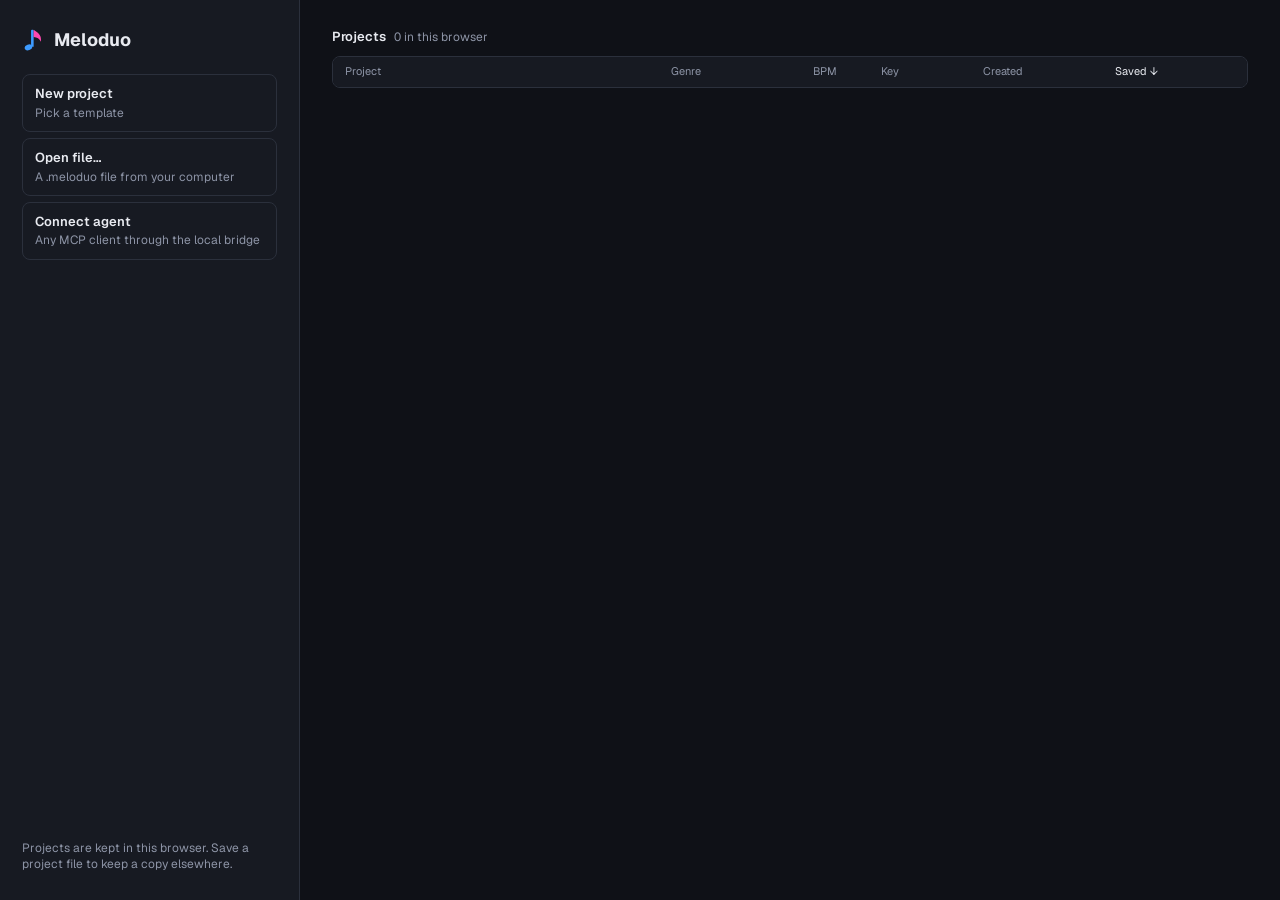
<file: app/index.html>
<!doctype html>
<html lang="en">
  <head>
    <meta charset="UTF-8" />
    <meta name="viewport" content="width=device-width, initial-scale=1.0" />
    <title>Meloduo</title>
    <link rel="icon" href="/app/favicon.svg" type="image/svg+xml" />
    <link rel="icon" href="/app/favicon.ico" sizes="48x48" />
    <link rel="apple-touch-icon" href="/app/apple-touch-icon.png" />
    <script async src="/app/analytics.js"></script>
    <script type="module" crossorigin src="/app/assets/index-IgrHoB1y.js"></script>
    <link rel="stylesheet" crossorigin href="/app/assets/index-DIxUwGxv.css">
  </head>
  <body>
    <div id="root"></div>
  </body>
</html>
</file>
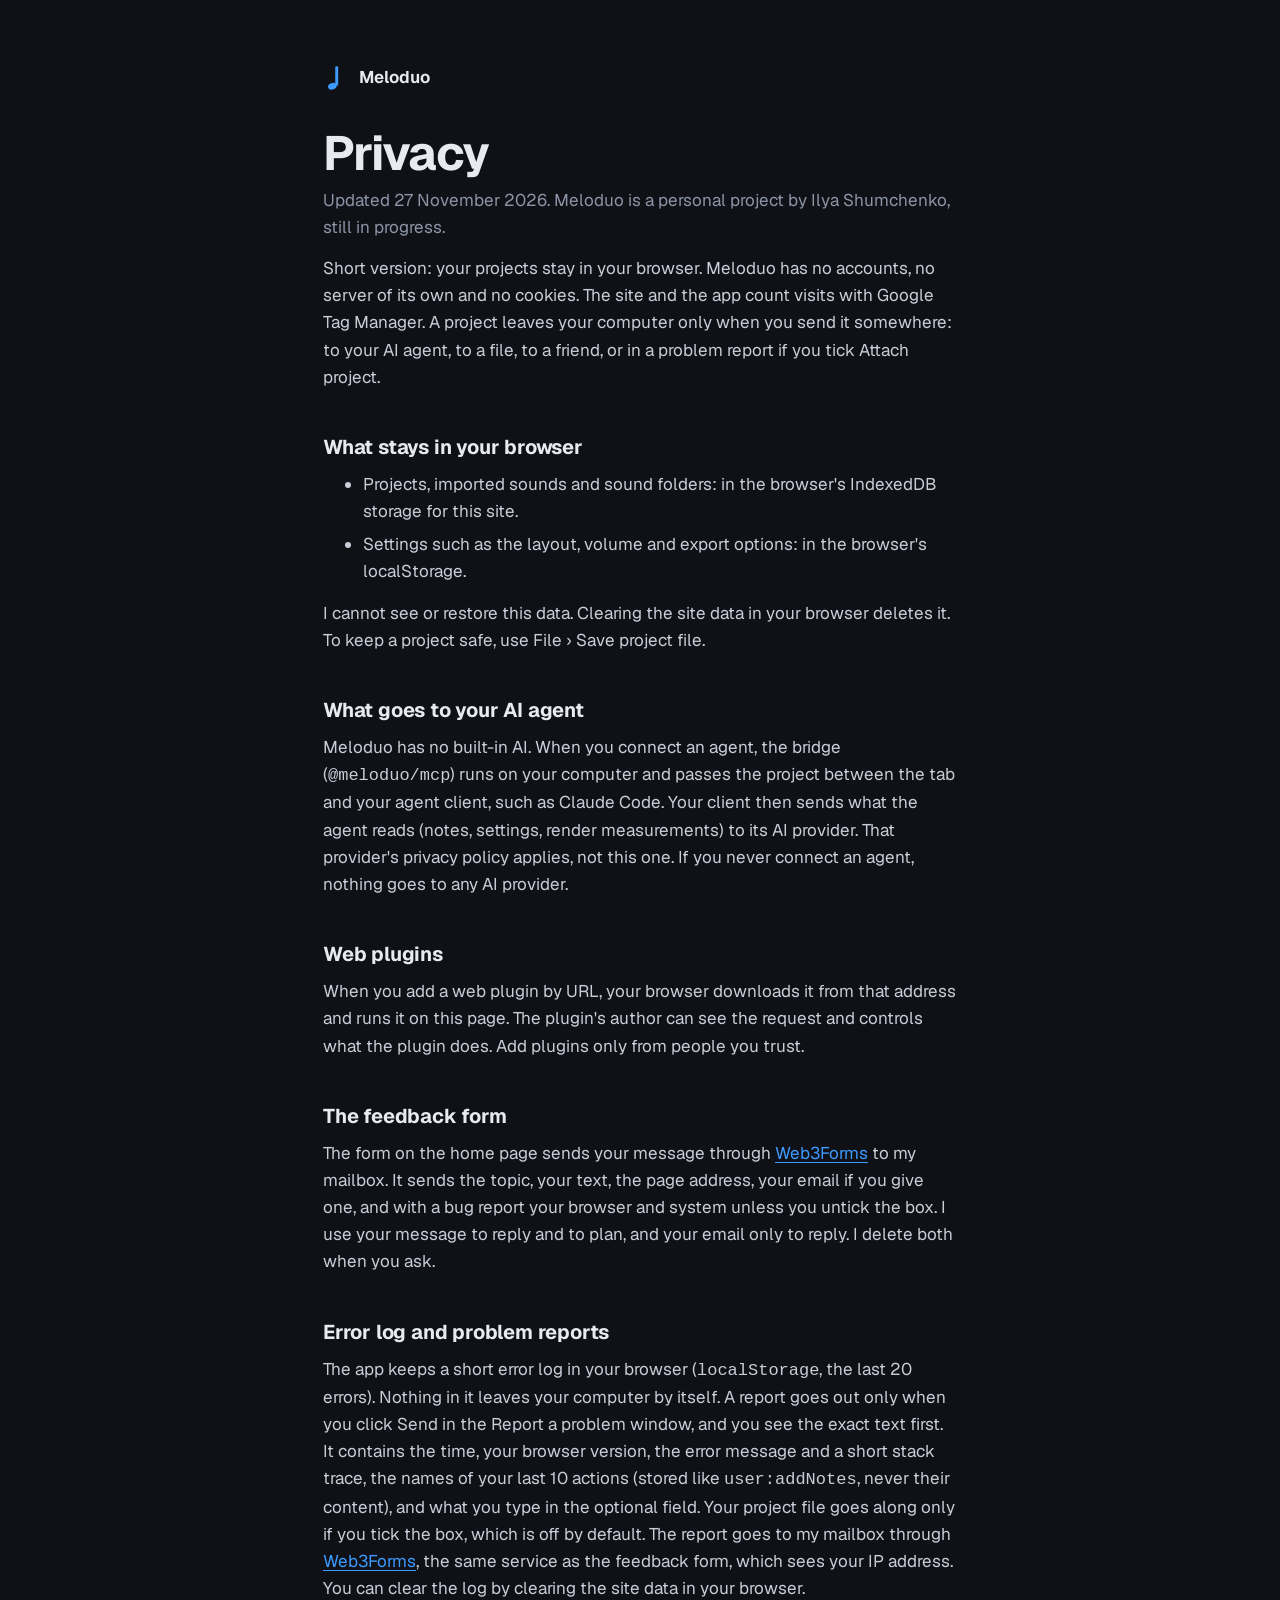
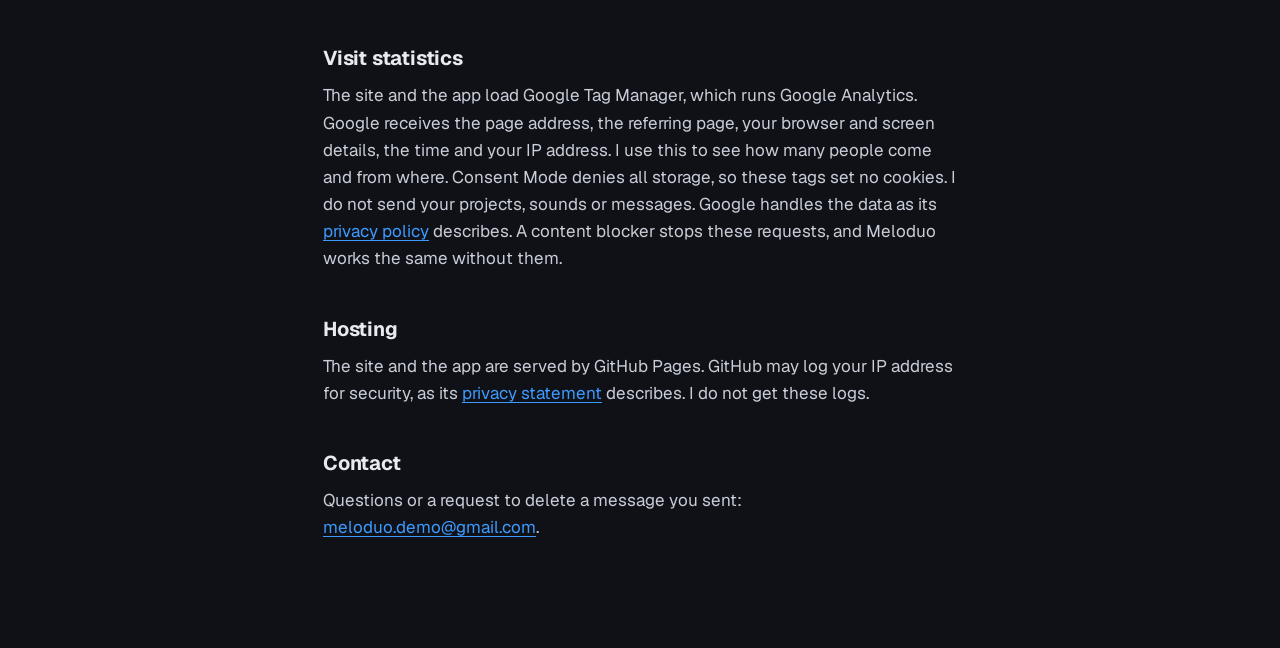
<file: privacy.html>
<!doctype html>
<html lang="en">
<head>
<meta charset="utf-8">
<meta name="viewport" content="width=device-width, initial-scale=1">
<title>Privacy — Meloduo</title>
<meta name="description" content="What Meloduo stores, what leaves your computer and who gets it.">
<link rel="icon" href="/favicon.svg" type="image/svg+xml">
<link rel="preload" href="/geist.woff2" as="font" type="font/woff2" crossorigin>
<style>
@font-face { font-family: 'Geist'; src: url(/geist.woff2) format('woff2'); font-weight: 100 900; font-display: optional; }
:root { --bg: #0f1117; --line: #2b303c; --text: #e8eaf0; --soft: #c9cdd8; --dim: #8d94a6; --you: #3d9bff; }
* { box-sizing: border-box; }
body { margin: 0; background: var(--bg); color: var(--soft); font: 17px/1.6 'Geist', system-ui, sans-serif; }
main { max-width: 62ch; margin-inline: auto; padding: 64px 24px 96px; }
a { color: var(--you); text-underline-offset: 3px; }
a:focus-visible { outline: 2px solid var(--you); outline-offset: 3px; border-radius: 6px; }
h1 { color: var(--text); font-size: clamp(34px, 5vw, 48px); letter-spacing: -0.035em; line-height: 1.05; margin: 28px 0 8px; }
h2 { color: var(--text); font-size: 20px; letter-spacing: -0.01em; margin: 40px 0 8px; }
p, ul { margin: 0 0 14px; }
li { margin-bottom: 6px; }
.dim { color: var(--dim); }
.home { display: inline-flex; align-items: center; gap: 8px; color: var(--text); font-weight: 650; text-decoration: none; }
.home svg { width: 28px; height: 28px; }
</style>
<script async src="/app/analytics.js"></script>
</head>
<body>
<main>
  <a class="home" href="/"><svg viewBox="0 0 96 96" aria-hidden="true"><path d="M42 12A4 4 0 0 1 46 8H48A4 4 0 0 1 52 12V74H42Z" fill="#3d9bff"/><ellipse cx="32" cy="76" rx="15" ry="11" transform="rotate(-20 32 76)" fill="#3d9bff"/></svg>Meloduo</a>
  <h1>Privacy</h1>
  <p class="dim">Updated 27 November 2026. Meloduo is a personal project by Ilya Shumchenko, still in progress.</p>

  <p>Short version: your projects stay in your browser. Meloduo has no accounts, no server of its own and no cookies. The site and the app count visits with Google Tag Manager. A project leaves your computer only when you send it somewhere: to your AI agent, to a file, to a friend, or in a problem report if you tick Attach project.</p>

  <h2>What stays in your browser</h2>
  <ul>
    <li>Projects, imported sounds and sound folders: in the browser's IndexedDB storage for this site.</li>
    <li>Settings such as the layout, volume and export options: in the browser's localStorage.</li>
  </ul>
  <p>I cannot see or restore this data. Clearing the site data in your browser deletes it. To keep a project safe, use File › Save project file.</p>

  <h2>What goes to your AI agent</h2>
  <p>Meloduo has no built-in AI. When you connect an agent, the bridge (<code>@meloduo/mcp</code>) runs on your computer and passes the project between the tab and your agent client, such as Claude Code. Your client then sends what the agent reads (notes, settings, render measurements) to its AI provider. That provider's privacy policy applies, not this one. If you never connect an agent, nothing goes to any AI provider.</p>

  <h2>Web plugins</h2>
  <p>When you add a web plugin by URL, your browser downloads it from that address and runs it on this page. The plugin's author can see the request and controls what the plugin does. Add plugins only from people you trust.</p>

  <h2>The feedback form</h2>
  <p>The form on the home page sends your message through <a href="https://web3forms.com/privacy">Web3Forms</a> to my mailbox. It sends the topic, your text, the page address, your email if you give one, and with a bug report your browser and system unless you untick the box. I use your message to reply and to plan, and your email only to reply. I delete both when you ask.</p>

  <h2>Error log and problem reports</h2>
  <p>The app keeps a short error log in your browser (<code>localStorage</code>, the last 20 errors). Nothing in it leaves your computer by itself. A report goes out only when you click Send in the Report a problem window, and you see the exact text first. It contains the time, your browser version, the error message and a short stack trace, the names of your last 10 actions (stored like <code>user:addNotes</code>, never their content), and what you type in the optional field. Your project file goes along only if you tick the box, which is off by default. The report goes to my mailbox through <a href="https://web3forms.com/privacy">Web3Forms</a>, the same service as the feedback form, which sees your IP address. You can clear the log by clearing the site data in your browser.</p>

  <h2>Visit statistics</h2>
  <p>The site and the app load Google Tag Manager, which runs Google Analytics. Google receives the page address, the referring page, your browser and screen details, the time and your IP address. I use this to see how many people come and from where. Consent Mode denies all storage, so these tags set no cookies. I do not send your projects, sounds or messages. Google handles the data as its <a href="https://policies.google.com/privacy">privacy policy</a> describes. A content blocker stops these requests, and Meloduo works the same without them.</p>

  <h2>Hosting</h2>
  <p>The site and the app are served by GitHub Pages. GitHub may log your IP address for security, as its <a href="https://docs.github.com/en/site-policy/privacy-policies/github-general-privacy-statement">privacy statement</a> describes. I do not get these logs.</p>

  <h2>Contact</h2>
  <p>Questions or a request to delete a message you sent: <a href="mailto:meloduo.demo@gmail.com">meloduo.demo@gmail.com</a>.</p>
</main>
</body>
</html>
</file>
<file: app/assets/index-DIxUwGxv.css>
@font-face{font-family:Geist Variable;font-style:normal;font-display:swap;font-weight:100 900;src:url(/app/assets/geist-cyrillic-ext-wght-normal-DjL33-gN.woff2) format("woff2-variations");unicode-range:U+0460-052F,U+1C80-1C8A,U+20B4,U+2DE0-2DFF,U+A640-A69F,U+FE2E-FE2F}@font-face{font-family:Geist Variable;font-style:normal;font-display:swap;font-weight:100 900;src:url(/app/assets/geist-cyrillic-wght-normal-BEAKL7Jp.woff2) format("woff2-variations");unicode-range:U+0301,U+0400-045F,U+0490-0491,U+04B0-04B1,U+2116}@font-face{font-family:Geist Variable;font-style:normal;font-display:swap;font-weight:100 900;src:url(/app/assets/geist-vietnamese-wght-normal-6IgcOCM7.woff2) format("woff2-variations");unicode-range:U+0102-0103,U+0110-0111,U+0128-0129,U+0168-0169,U+01A0-01A1,U+01AF-01B0,U+0300-0301,U+0303-0304,U+0308-0309,U+0323,U+0329,U+1EA0-1EF9,U+20AB}@font-face{font-family:Geist Variable;font-style:normal;font-display:swap;font-weight:100 900;src:url(/app/assets/geist-latin-ext-wght-normal-DC-KSUi6.woff2) format("woff2-variations");unicode-range:U+0100-02BA,U+02BD-02C5,U+02C7-02CC,U+02CE-02D7,U+02DD-02FF,U+0304,U+0308,U+0329,U+1D00-1DBF,U+1E00-1E9F,U+1EF2-1EFF,U+2020,U+20A0-20AB,U+20AD-20C0,U+2113,U+2C60-2C7F,U+A720-A7FF}@font-face{font-family:Geist Variable;font-style:normal;font-display:swap;font-weight:100 900;src:url(/app/assets/geist-latin-wght-normal-BgDaEnEv.woff2) format("woff2-variations");unicode-range:U+0000-00FF,U+0131,U+0152-0153,U+02BB-02BC,U+02C6,U+02DA,U+02DC,U+0304,U+0308,U+0329,U+2000-206F,U+20AC,U+2122,U+2191,U+2193,U+2212,U+2215,U+FEFF,U+FFFD}:root{color-scheme:dark;--bg: #0f1117;--panel: #171a22;--panel-2: #1e222c;--line: #2b303c;--text: #e8eaf0;--dim: #8d94a6;--accent: #ff48b0;--on-accent: #1a0615;--c1: #3d9bff;--c2: #ffd400;--c3: #ff7a3d;--c4: #1ed48a;--c5: #9b7bff;--c6: #19c3c9;--grid-line: #ffffff0d;--grid-beat: #ffffff1c;--grid-bar: #ffffff40;--playhead: #fff;--radius: 8px;--btn: #262b37;--lcd-bg: #10131a;--lcd-text: #e8eaf0;--font-ui: "Geist Variable", "Geist", system-ui, sans-serif;--scroll-thumb: #2f3441;--scroll-thumb-hover: #4b5163;--scroll-thumb-active: var(--c4)}*{box-sizing:border-box;margin:0}html,body,#root{height:100%}body{background:var(--bg);color:var(--text);font:12px/1.35 var(--font-ui);font-feature-settings:"tnum" 1,"cv11" 1;overflow:auto}::-webkit-scrollbar{width:10px;height:10px}::-webkit-scrollbar-track,::-webkit-scrollbar-corner{background:transparent}::-webkit-scrollbar-button{display:none;width:0;height:0}::-webkit-scrollbar-thumb{min-width:36px;min-height:36px;border:3px solid transparent;border-radius:6px;background:var(--scroll-thumb);background-clip:padding-box}::-webkit-scrollbar-thumb:hover{border-width:2px;background:var(--scroll-thumb-hover);background-clip:padding-box}::-webkit-scrollbar-thumb:active{border-width:2px;background:var(--scroll-thumb-active);background-clip:padding-box}html::-webkit-scrollbar-track,html::-webkit-scrollbar-corner{background:var(--bg)}@supports not selector(::-webkit-scrollbar){*{scrollbar-width:thin;scrollbar-color:var(--scroll-thumb) transparent}}html,body{user-select:none;-webkit-user-select:none;-webkit-touch-callout:none;overscroll-behavior:none}input,select,textarea{user-select:text;-webkit-user-select:text}canvas,svg,img{-webkit-user-drag:none}button,input{font:inherit;color:inherit}button{background:none;border:0;padding:0;cursor:pointer}button:focus-visible,input:focus-visible{outline:2px solid var(--accent);outline-offset:1px}.app{--browser-w: 172px;--agent-w: 316px;display:grid;height:100%;min-width:1280px;min-height:720px;padding:6px;gap:6px;overflow-y:clip;grid-template-columns:var(--browser-w) minmax(0,1fr) var(--agent-w);grid-template-rows:auto minmax(200px,1fr) clamp(22px,var(--dock-h, 46%),calc(100% - 294px)) 24px;--dock-body: 312px;grid-template-areas:"top top top" "browser playlist agent" "browser dock agent" "status status status"}[hidden]{display:none!important}.dock{grid-area:dock;position:relative;display:flex;flex-direction:column;gap:6px;min-height:0;min-width:0;clip-path:inset(-12px -6px 0 -6px)}.dock-tabs{display:flex;gap:4px;flex:none}.dock-tab{height:22px;padding:0 10px;display:inline-flex;align-items:baseline;line-height:22px;gap:8px;border-radius:6px;color:var(--dim);font-weight:600}.dock-tab:hover{background:var(--panel-2);color:var(--text)}.dock-tab[aria-selected=true]{background:var(--btn);color:var(--text);box-shadow:inset 0 0 0 1px var(--line)}.dock-tab kbd{font:inherit;font-size:10px;font-weight:500;color:var(--dim)}.dock-pane{flex:1 0 var(--dock-body);min-height:0;min-width:0;display:flex}.dock-pane>.panel{flex:1}.mid{flex:1 0 var(--dock-body);display:grid;grid-template-columns:var(--rack-w, clamp(440px, 22vw, 720px)) 6px minmax(0,1fr);min-height:0;min-width:0}.splitter{position:relative;z-index:3;touch-action:none;outline:none}.splitter:after{content:"";position:absolute;border-radius:2px;background:var(--line);transition:background .1s}.splitter:hover:after,.splitter:active:after{background:var(--dim)}.splitter:focus-visible:after{background:var(--accent)}.splitter.x{cursor:col-resize}.edge-split{grid-row:2 / 4;width:6px}.edge-split.browser-edge{grid-column:1;justify-self:end;margin-right:-6px}.edge-split.agent-edge{grid-column:3;justify-self:start;margin-left:-6px}.splitter.x:after{left:2px;right:2px;top:calc(50% - 22px);bottom:calc(50% - 22px)}.splitter.y{position:absolute;left:0;right:0;top:-9px;height:12px;cursor:row-resize}.splitter.y:after{top:4px;height:3px;left:calc(50% - 22px);right:calc(50% - 22px)}.panel{background:var(--panel);border:1px solid var(--line);border-radius:var(--radius);box-shadow:0 1px #ffffff08 inset;display:flex;flex-direction:column;min-width:0;min-height:0;overflow:hidden}.panel>header{height:28px;flex:none;display:flex;align-items:center;gap:8px;padding:0 10px;border-bottom:1px solid var(--line);font-weight:600}.panel>header .sub{color:var(--dim);font-weight:400}.panel[data-panel]:focus-within{border-color:var(--dim)}.panel[data-panel]:focus-within>header{background:var(--btn)}.grow{flex:1}.body{flex:1;min-height:0;overflow:auto}.empty{height:100%;display:grid;place-items:center;color:var(--dim);text-align:center;padding:12px}.empty-act{display:flex;flex-direction:column;align-items:center;gap:10px}.primary{height:26px;padding:0 14px;border-radius:6px;background:var(--btn);border:1px solid var(--dim);color:var(--text);font-weight:600}.primary:hover{background:#313847}.chip{height:18px;padding:0 7px;border:1px solid var(--line);border-radius:calc(var(--radius) - 1px);display:inline-flex;align-items:center;gap:4px;color:var(--dim);background:var(--panel-2);font-weight:500;white-space:nowrap}.chip.on{color:var(--text);border-color:var(--dim);background:var(--btn)}.top-wrap{grid-area:top;display:flex;flex-direction:column;gap:6px;min-width:0}.top-wrap>.top{height:52px;flex:none}.top{flex-direction:row;align-items:center;gap:0;padding:0 14px}.brand{flex:none;display:flex;align-items:center;gap:7px;white-space:nowrap;margin-right:10px;position:relative;top:-1px;font:600 15px var(--font-ui);letter-spacing:-.01em;color:inherit;text-decoration:none}.brand-mark{width:18px;height:18px;flex:none}.tgroup{display:flex;align-items:center;gap:4px;height:34px;padding:0 8px;border-left:1px solid var(--line)}.tbtn{width:30px;height:30px;color:var(--text);border-radius:var(--radius);background:var(--btn);border:1px solid var(--line);display:grid;place-items:center}.tbtn svg{width:14px;height:14px;fill:currentColor}.tbtn.play{background:var(--c4);color:#06210f;border-color:transparent}.lcd{display:flex;align-items:center;gap:6px;height:30px;padding:0 10px;border-radius:var(--radius);background:var(--lcd-bg);color:var(--lcd-text);border:1px solid var(--line)}.lcd b,.lcd input{height:auto;font-size:18px;line-height:1;font-weight:500;letter-spacing:.02em;font-variant-numeric:tabular-nums}.lcd-btn{font:inherit;cursor:pointer}.lcd-btn:hover{border-color:var(--dim)}.lcd-btn b{min-width:7ch;text-align:center}.lcd input{width:44px;background:none;border:0;padding:0;text-align:right;-moz-appearance:textfield}.lcd input::-webkit-inner-spin-button{display:none}.lcd small{font-size:10px;line-height:1;opacity:.65;transform:translateY(3px)}.tbtn.rec{color:var(--dim)}.tbtn.rec.on{color:#ff5a5f;border-color:#ff5a5f;background:#2c1416}.tbtn.tool{color:var(--dim)}.tbtn.tool:hover{color:var(--text)}.tbtn.tool.on{color:var(--c1);border-color:transparent;background:#3d9bff2e}.tbtn svg[fill=none]{fill:none}.tbtn:hover:not(.play){background:#303747}.seg{display:flex;gap:2px;height:34px;padding:3px;border:1px solid var(--line);border-radius:var(--radius);background:var(--lcd-bg)}.seg button{height:26px;padding:0 12px;border-radius:6px;color:var(--dim);font-weight:600;white-space:nowrap}.seg button:hover{color:var(--text)}.seg button.on{background:var(--btn);color:var(--text);box-shadow:inset 0 0 0 1px var(--line)}.status{grid-area:status;position:relative;display:flex;align-items:center;gap:12px;min-width:0;padding:0 8px;color:var(--dim);font-size:11px}.status-msg{flex:1;min-width:0;overflow:hidden;text-overflow:ellipsis;white-space:nowrap}.status-msg.error{color:#ff6b6b}.status-msg.warn{color:var(--c2)}.status-msg.info{color:var(--text)}.status-log{height:18px;display:inline-flex;align-items:center;gap:6px;padding:0 8px;border-radius:4px;color:var(--dim);font-size:11px}.status-log:hover,.status-log.open{background:var(--btn);color:var(--text)}.status-log b{min-width:16px;padding:0 4px;border-radius:8px;background:#2b303c;color:var(--text);font-size:10px;font-weight:600;text-align:center}.status-log b.err{background:#e5484d;color:#1a0a0b}.log-pop{position:absolute;right:8px;bottom:28px;z-index:45;width:480px;max-height:300px;display:flex;flex-direction:column;border:1px solid #3a4050;border-radius:8px;background:var(--panel);box-shadow:0 12px 36px #000b;color:var(--text);font-size:12px}.log-pop>header{height:30px;flex:none;display:flex;align-items:center;gap:8px;padding:0 8px 0 10px;border-bottom:1px solid var(--line)}.log-pop>header button{height:22px;padding:0 8px;border-radius:4px;color:var(--dim)}.log-pop>header button:hover:not(:disabled){background:var(--btn);color:var(--text)}.log-pop>header button:disabled{opacity:.4;cursor:default}.log-pop>header .x{width:22px;padding:0;font-size:16px;line-height:1}.log-pop ol{flex:1;min-height:0;overflow:auto;margin:0;padding:4px 0;list-style:none}.log-pop li{display:flex;gap:10px;padding:3px 10px;line-height:1.4}.log-pop li time{flex:none;color:var(--dim);font-variant-numeric:tabular-nums}.log-pop li.error span{color:#ff6b6b}.log-pop li.warn span{color:var(--c2)}.log-pop li.none{color:var(--dim)}.app.agent-collapsed{--agent-w: 40px}.app.browser-collapsed{--browser-w: 40px}.panel.rail{align-items:center;gap:10px;padding:6px 0}.rail-btn{width:26px;height:26px;display:grid;place-items:center;border-radius:4px;color:var(--dim)}.rail-btn:hover{background:var(--btn);color:var(--text)}.rail-btn svg,.panel.agent .expand svg{width:12px;height:12px;fill:none;stroke:currentColor;stroke-width:1.6;stroke-linecap:round;stroke-linejoin:round}.rail-label{writing-mode:vertical-rl;color:var(--dim);font-weight:600}@media (prefers-reduced-motion: no-preference){.dot.working{animation:agent-pulse 1.1s ease-in-out infinite}}@keyframes agent-pulse{50%{opacity:.35;transform:scale(.8)}}.dot{width:8px;height:8px;flex:none;border-radius:50%;background:var(--accent)}.dot.waiting,.dot.offline{background:transparent;box-shadow:inset 0 0 0 1.5px var(--dim)}.agent-status{display:flex;align-items:center;justify-content:space-between;gap:8px;padding:8px 10px;border-bottom:1px solid var(--line)}.agent-status .state{color:var(--dim)}.agent-status .state.idle,.agent-status .state.working{color:var(--text)}.switch{position:relative;display:inline-flex;align-items:center;gap:6px;color:var(--dim);cursor:pointer}.switch:has(input:checked){color:var(--text)}.switch input{position:absolute;opacity:0;width:0;height:0}.switch .track{position:relative;width:24px;height:14px;border-radius:7px;background:#2b303c}.switch .track:after{content:"";position:absolute;top:2px;left:2px;width:10px;height:10px;border-radius:50%;background:var(--dim);transition:transform .12s}.switch input:checked+.track{background:var(--accent)}.switch input:checked+.track:after{transform:translate(10px);background:var(--on-accent)}.switch input:focus-visible+.track{outline:2px solid var(--accent);outline-offset:2px}.feed{flex:1;min-height:0;overflow:auto;display:flex;flex-direction:column;gap:10px;padding:10px}.feed .empty{height:auto;place-items:start;text-align:left;padding:2px;line-height:1.5}.session{display:flex;flex-direction:column;gap:10px}.session-head{display:grid;grid-template-columns:10px minmax(0,1fr);align-items:center;column-gap:6px;row-gap:1px;min-width:0;padding:2px;text-align:left;color:var(--dim)}.session-head span{grid-column:2}.session-head svg{width:10px;height:10px;fill:none;stroke:currentColor;stroke-width:1.6;stroke-linecap:round;stroke-linejoin:round;transition:transform .12s}.session.open .session-head svg{transform:rotate(90deg)}.session-head b{min-width:0;overflow:hidden;text-overflow:ellipsis;white-space:nowrap;font-weight:600;color:var(--text)}.session-head span{min-width:0;overflow:hidden;text-overflow:ellipsis;white-space:nowrap;font-variant-numeric:tabular-nums}.session-head:hover b,.session-head:hover{color:var(--text)}.session+.session{padding-top:8px;border-top:1px solid var(--line)}.turn{padding-left:10px;border-left:2px solid var(--accent)}.turn>header{height:20px;display:flex;align-items:center;gap:8px;font-weight:500}.turn time{color:var(--dim);font-variant-numeric:tabular-nums}.turn em{color:var(--dim);font-style:normal}.turn ul{display:flex;flex-direction:column;gap:3px;margin-top:3px;padding:0;list-style:none}.turn li{min-width:0}.turn li .what{display:flex;gap:6px;min-width:0}.turn li .why{margin:1px 0 2px;color:var(--text);opacity:.85;line-height:1.35;overflow-wrap:anywhere}.turn li b{flex:none;font-weight:600}.turn li span{min-width:0;overflow:hidden;text-overflow:ellipsis;white-space:nowrap;color:var(--dim)}.turn li.err b,.turn li.err span{color:#ff6b6b}.turn li.noticed b{color:var(--dim);font-weight:500}.turn.undone{border-left-color:var(--line)}.turn.undone li{opacity:.45;text-decoration:line-through}.turn-sum{margin:2px 0 4px;color:var(--text);font-weight:500;line-height:1.35}.plugin.sampler .sampler-modes{display:grid;grid-template-columns:1fr 1fr;gap:14px}.plugin.sampler .sampler-modes .wavepick{--lab: 36px}.plugin.sampler .duck-hint{margin-top:-4px}.plugin.sampler .synth-body{gap:12px}.auto{height:100%;display:flex;flex-direction:column}.auto-cap{color:var(--dim);font-size:10px;margin:0 -2px 0 2px}.auto>.menubar{align-items:baseline}.auto-plot{flex:1;min-height:0;position:relative}.auto-plot canvas{position:absolute;top:0;right:0;bottom:0;left:0;display:block;touch-action:none}.tree .row.lost .nm{color:var(--dim);text-decoration:line-through}.proj-bar{display:flex;align-items:center;gap:8px;margin-bottom:10px}.proj-count{color:var(--dim);font-size:11px}.proj-list{display:flex;flex-direction:column;gap:4px;margin:0 0 10px;padding:0;list-style:none;max-height:340px;overflow:auto}.proj{display:flex;align-items:center;gap:4px;padding:4px;border:1px solid var(--line);border-radius:6px;background:var(--panel-2)}.proj.cur{border-color:var(--dim)}.proj-open{flex:1;min-width:0;display:flex;flex-direction:column;align-items:flex-start;gap:1px;padding:3px 6px;border-radius:4px;text-align:left}.proj-open:hover:not(:disabled){background:var(--btn)}.proj-open b{max-width:100%;overflow:hidden;text-overflow:ellipsis;white-space:nowrap;font-weight:600}.proj-open span{color:var(--dim);font-size:11px}.proj-act{height:22px;padding:0 8px;border-radius:4px;color:var(--dim)}.proj-act:hover{background:var(--btn);color:var(--text)}.proj-act.danger:hover{color:#ff7a7a}.proj-empty{padding:12px;color:var(--dim);text-align:center}.show-turn{height:20px;padding:0 9px;border:1px solid var(--line);border-radius:10px;color:var(--dim);font-weight:500}.show-turn:hover{border-color:var(--dim);color:var(--text)}.undo-turn{height:20px;padding:0 9px;border:1px solid var(--accent);border-radius:10px;color:var(--accent);font-weight:500}.undo-turn:hover{background:var(--accent);color:var(--on-accent)}.rack{width:max-content;min-width:100%;padding-bottom:6px}.rack .ch{display:flex;align-items:center;height:32px;border-bottom:1px solid var(--line)}.rack .ruler{height:18px;border-bottom:0;color:var(--dim);font-size:10px;font-variant-numeric:tabular-nums}.rack-rows{position:relative}.step-light{position:absolute;top:0;bottom:0;left:0;pointer-events:none;border-radius:3px;background:#ffffff12}.step-light:before{content:"";position:absolute;top:0;left:2px;right:2px;height:2px;border-radius:2px;background:var(--playhead)}.rack-wrap{display:flex;flex-direction:column;height:100%}.rack-scroll{flex:1;min-height:0;overflow:auto;outline:none}.rack-selected{width:96px;flex:none;overflow:hidden;color:var(--dim);font-size:11px;padding:0 6px;text-overflow:ellipsis;white-space:nowrap}.knob.compact{flex-direction:row;align-items:baseline;line-height:20px;gap:5px}.knob.compact svg{align-self:center}.knob.compact .knob-value{min-width:5ch;text-align:left}.knob.compact .knob-track,.knob.compact .knob-fill{stroke-width:4}.rack-swing{display:flex;align-items:center;padding:0 6px}.rack-wrap>.menubar{align-items:baseline}.chname{position:sticky;left:0;z-index:1;width:204px;flex:none;height:100%;display:flex;align-items:center;gap:7px;padding:0 8px 0 10px;background:var(--panel);border-right:1px solid var(--line);font-weight:500}.led{width:12px;height:12px;flex:none;border-radius:50%;border:1px solid #3a4050;background:#20242d;padding:0}.led.on{background:var(--c4);border-color:#0f1117;box-shadow:0 0 6px #1ed48a80}.led.solo{background:var(--c2);border-color:#0f1117;box-shadow:0 0 6px #ffd40080}.led:hover{border-color:var(--dim)}.chname .led{position:relative}.chname .led:before{content:"";position:absolute;top:-8px;right:-4px;bottom:-8px;left:-11px}.chbtn{flex:1;min-width:0;height:24px;display:flex;align-items:baseline;line-height:22px;gap:6px;padding:0 7px;border:1px solid var(--line);border-radius:4px;background:var(--panel-2);text-align:left;white-space:nowrap;overflow:hidden}.chbtn:hover{border-color:var(--dim)}.chname.sel .chbtn{background:var(--btn);border-color:var(--dim)}.chbtn i{width:8px;height:8px;border-radius:2px;background:var(--ch, var(--dim));flex:none;align-self:center}.chbtn small{margin-left:auto;flex:none;color:var(--dim);font-weight:400;font-size:10px}.chbtn .chlabel{min-width:0;overflow:hidden;text-overflow:ellipsis}.chrename{flex:1;min-width:0;height:24px;padding:0 7px;border:1px solid var(--accent);border-radius:4px;background:var(--bg)}.rack .ch.quiet .steps,.rack .ch.quiet .rack-preview{opacity:.4}.rack .ch.quiet .chbtn{color:var(--dim)}.chsynth{width:22px;height:24px;flex:none;display:grid;place-items:center;border-radius:4px;color:var(--dim)}.chsynth svg{width:14px;height:14px}.chsynth .dot{fill:var(--panel)}.chsynth:hover{background:var(--btn);color:var(--text)}.rack-preview{display:block;margin-right:6px;cursor:pointer}.rack .add{position:sticky;left:6px;width:max-content;margin:8px 6px 4px}.steps{display:flex;gap:2px;padding:0 6px}.step{width:var(--step-w, 18px);height:22px;flex:none;border-radius:3px;background:#1b1e27;border:1px solid transparent;padding:0}.step.g{background:#262a36}.step:hover{border-color:var(--dim)}.step.on{background:var(--ch);border-color:#0f1117}.step.agent{position:relative}.step.agent:after{content:"";position:absolute;top:2px;right:2px;width:4px;height:4px;border-radius:50%;background:var(--accent);box-shadow:0 0 0 1px #0f1117}.step.bar-start,.bar-label.bar-start{margin-left:8px}.bar-label{position:relative;width:var(--step-w, 18px);flex:none}.bar-label.bar-start{color:var(--text);font-weight:600}.bar-label.beat:before{content:"";position:absolute;left:0;bottom:4px;width:1px;height:5px;background:var(--grid-bar)}.menubar{display:flex;flex-wrap:wrap;align-items:center;min-height:26px;flex:none;padding:2px 4px;gap:1px;border-bottom:1px solid var(--line)}.menubar .vsep{width:1px;height:14px;align-self:center;background:var(--line);margin:0 5px}.menu-btn{display:inline-flex;align-items:center;gap:6px;height:22px;padding:0 8px;border-radius:4px;color:var(--text);white-space:nowrap}.menu-btn:hover,.menu-btn.open{background:var(--btn)}.menu-btn.drop:after{content:"";border:3.5px solid transparent;border-top-color:var(--dim);margin-top:3px}.menu-btn .dot{width:8px;height:8px;border-radius:2px;flex:none}.toast{position:fixed;left:50%;bottom:40px;z-index:60;display:flex;align-items:center;gap:12px;height:32px;padding:0 6px 0 12px;border-radius:var(--radius);border:1px solid var(--line);background:var(--panel-2);box-shadow:0 8px 24px #0009;transform:translate(-50%);white-space:nowrap;animation:toast-in .18s}.toast button{height:22px;padding:0 10px;border-radius:5px;background:var(--btn);border:1px solid var(--line);font-weight:600}.toast button:hover{border-color:var(--dim)}@keyframes toast-in{0%{opacity:0;transform:translate(-50%,12px)}}.menu-popup{position:fixed;z-index:50;min-width:200px;max-height:calc(100vh - 16px);overflow:auto;padding:4px;border:1px solid var(--line);border-radius:6px;background:var(--panel-2);box-shadow:0 8px 24px #0009;outline:none}.menu-item{display:flex;align-items:center;gap:6px;width:100%;height:24px;padding:0 8px 0 4px;border-radius:4px;text-align:left;white-space:nowrap}.menu-item:hover{background:var(--btn)}.menu-item:focus-visible{background:#3a4152;outline:none;box-shadow:inset 0 0 0 1px var(--dim)}.menu-item[aria-disabled=true]{color:var(--dim);opacity:.5;cursor:default}.menu-item[aria-disabled=true]:hover{background:none}.menu-item .mark{width:14px;text-align:center;font-size:10px;color:var(--c4);flex:none}.menu-item .label{flex:1}.menu-item kbd{margin-left:18px;color:var(--dim);font:inherit;font-size:11px}.menu-sub.open{background:var(--btn)}.menu-sub .chev{width:8px;height:8px;margin-left:18px;flex:none;fill:none;stroke:var(--dim);stroke-width:1.4;stroke-linecap:round;stroke-linejoin:round}.menu-sub.open .chev,.menu-sub:hover .chev{stroke:var(--text)}.menu-sep{height:1px;margin:4px 2px;background:var(--line)}.menu-label{padding:4px 8px 2px;color:var(--dim);font-size:11px}.menu-item:has(small){height:auto;min-height:24px;padding-top:3px;padding-bottom:3px}.menu-item .mark svg{width:13px;height:13px;display:block;margin:auto;fill:none;stroke:var(--dim);stroke-width:1.3;stroke-linecap:round;stroke-linejoin:round}.menu-item:hover .mark svg,.menu-item:focus-visible .mark svg{stroke:var(--text)}.menu-item.agent .mark svg{stroke:var(--accent)}.menu-item .label small{display:block;font-size:10.5px;color:var(--dim);line-height:1.2}.menu-head{padding:6px 8px 2px 24px;font-size:10.5px;font-weight:600;color:var(--dim);white-space:nowrap}.menu-head:first-child{padding-top:3px}.menu-popup.picker{width:260px;max-height:420px;display:flex;flex-direction:column}.menu-popup.picker .pick-list{overflow:auto}.menu-popup.picker input{width:100%;height:24px;margin-bottom:4px;padding:0 8px;border:1px solid var(--line);border-radius:4px;background:var(--panel);color:var(--text)}.menu-popup.picker .menu-item.sel{background:var(--btn);box-shadow:inset 0 0 0 1px var(--line)}.menu-popup.picker .swatch{display:block;width:8px;height:8px;margin:auto;border-radius:2px}.menu-grid{display:grid;gap:1px}.menu-grid .menu-item{padding:0 6px;justify-content:center}.menu-grid .menu-item .mark{display:none}.menu-grid .menu-item .label{flex:none}.menu-grid .menu-item[aria-checked=true]{background:var(--btn);box-shadow:inset 0 0 0 1px var(--c4)}.menu-seg{display:flex;align-items:center;justify-content:space-between;gap:10px;padding:2px 8px 6px;color:var(--dim)}.menu-seg>div{display:flex;gap:2px;padding:2px;border:1px solid var(--line);border-radius:6px;background:var(--panel)}.menu-seg button{min-width:30px;height:20px;border-radius:4px;color:var(--dim);font-variant-numeric:tabular-nums}.menu-seg button:hover{color:var(--text)}.menu-seg button[aria-checked=true]{background:var(--btn);color:var(--text);box-shadow:inset 0 0 0 1px var(--dim)}.menu-card{display:flex;flex-direction:column;align-items:stretch;gap:7px;width:100%;margin:3px 0;padding:8px 10px 9px;border:1px solid var(--line);border-radius:6px;background:#151821;text-align:left}.menu-card-title{font-weight:600;color:var(--dim)}.menu-card:hover,.menu-card:focus-visible{border-color:var(--ch, var(--dim));outline:none}.menu-card:hover .menu-card-title,.menu-card:focus-visible .menu-card-title{color:var(--text)}.fill-strip{display:flex;gap:2px}.fill-strip i{width:10px;height:13px;border-radius:2px;background:#2b303d}.fill-strip i:nth-child(4n+1):not(:first-child){margin-left:5px}.fill-strip i.on{background:var(--ch)}.menu-cell{display:flex;align-items:center;height:24px;padding:0 8px;white-space:nowrap}.menu-cell.dim{justify-content:center;padding:0;color:var(--dim);font-size:11px}.menu-grid.fill{align-items:center}.menu-grid.fill .menu-item{border:1px solid var(--line);background:var(--panel);font-variant-numeric:tabular-nums}.menu-grid.fill .menu-item:hover{border-color:var(--dim);background:var(--btn)}.menu-grid.scales .menu-item{justify-content:flex-start}.menu-grid.scales .menu-item .label{flex:1}.mixer{display:flex;gap:6px;height:100%;padding:6px;overflow-x:auto;overflow-y:hidden}.strip{width:80px;flex:none;display:flex;flex-direction:column;gap:4px;padding-bottom:6px;border:1px solid var(--line);border-top:3px solid var(--ch);border-radius:6px;background:#1a1e27;overflow:hidden}.strip.master{width:98px}.strip:not(:has(.strip-flags)){padding-bottom:30px}.mixer.narrow .strip:not(.master){width:52px}.mixer.narrow .strip:not(.master) .fader-scale{display:none}.mixer.narrow .strip:not(.master) .strip-name,.mixer.narrow .strip:not(.master) .strip-body,.mixer.narrow .strip:not(.master) .strip-flags{padding:0 4px}.mixer.narrow .strip:not(.master) .strip-db{margin:0 4px;font-size:10px}.mixer.narrow .strip:not(.master) .strip-flags{gap:2px}.expand.on{background:var(--btn);color:var(--text)}.mixer-end{position:sticky;right:0;z-index:1;flex:none;display:flex;gap:6px;padding-left:6px;margin-left:-6px;background:var(--panel);box-shadow:-8px 0 8px -6px #0009}.strip.sel{box-shadow:inset 0 0 0 1px var(--dim)}.strip.quiet .strip-body,.strip.quiet .pan{opacity:.45}.strip-name{height:22px;flex:none;padding:0 8px;display:flex;align-items:center;justify-content:space-between;gap:4px;text-align:left;font-weight:600;white-space:nowrap}.strip-name>span:first-child{min-width:0;overflow:hidden;text-overflow:ellipsis}.fx-dots{display:flex;align-items:center;gap:2px;flex:none;color:var(--dim);font-size:10px;font-weight:600}.fx-dots i{width:5px;height:5px;border-radius:50%;background:var(--ch)}.fx-dots i.off{background:transparent;box-shadow:inset 0 0 0 1px #5b6376}button.strip-name:hover{background:#ffffff0a}.pan{display:flex;flex-direction:column;align-items:center;height:44px;color:var(--dim);font-size:10px;cursor:ns-resize;outline:none;touch-action:none}.pan:focus-visible svg{outline:2px solid var(--accent);border-radius:50%}.pan-spacer{height:44px;flex:none}.pan-body{fill:#10131a;stroke:#3a4050;stroke-width:1.5}.pan:hover .pan-body{stroke:var(--dim)}.pan-hand{stroke:var(--ch);stroke-width:2.6;stroke-linecap:round}.strip-body{flex:1;min-height:60px;display:flex;gap:5px;padding:0 8px}.fader-wrap{flex:1;display:flex;min-width:0}.fader-scale{position:relative;width:22px;flex:none;font-size:9px;color:var(--dim);font-variant-numeric:tabular-nums}.fader-scale span{position:absolute;right:2px;line-height:10px}.fader{position:relative;flex:1;min-width:22px;cursor:ns-resize;touch-action:none;outline:none}.fader-track{position:absolute;left:50%;top:6px;bottom:6px;width:4px;margin-left:-2px;border-radius:2px;background:#0f1217;border:1px solid #2b303c}.fader-handle{position:absolute;left:1px;right:1px;height:12px;border-radius:3px;background:linear-gradient(#5b6376,#3a4050);border:1px solid #0f1217;box-shadow:0 1px #ffffff1f inset}.fader-handle:after{content:"";position:absolute;left:3px;right:3px;top:4px;height:2px;border-radius:1px;background:var(--ch)}.fader:hover .fader-handle{background:linear-gradient(#6a7389,#454c5e)}.fader:focus-visible .fader-handle{outline:2px solid var(--accent)}.meter{display:flex;gap:2px;width:13px;flex:none;padding:6px 0}.meter-bar{position:relative;flex:1;border-radius:1px;overflow:hidden;background:linear-gradient(to top,#1ed48a 0,#1ed48a 52%,#ffd400 52%,#ffd400 72%,#ff7a3d 72%,#ff7a3d 78%,#e5484d 78%)}.meter-cover{position:absolute;left:0;right:0;top:0;background:#0f1217;transform-origin:top}.meter-hold{position:absolute;left:0;right:0;height:2px;background:var(--text);opacity:.85}.meter-hold[data-clip=true]{background:#e5484d;opacity:1}.strip-db{height:18px;margin:0 8px;border-radius:4px;background:#10131a;color:var(--text);font-size:11px;font-variant-numeric:tabular-nums;text-align:center}.strip-db:hover{background:#0b0d12}.bus-sep{width:1px;flex:none;align-self:stretch;margin:4px 2px;background:var(--line)}.bus-add{width:32px;flex:none;align-self:stretch;border:1px dashed var(--line);border-radius:6px;color:var(--dim)}.bus-add span{writing-mode:vertical-rl;transform:rotate(180deg);font-weight:600}.bus-add:hover{border-color:var(--dim);color:var(--text)}.routing{flex:none;display:flex;flex-direction:column;gap:3px;padding:2px 8px 6px;border-bottom:1px solid var(--line);margin-bottom:4px}.routing-row{display:flex;align-items:center;gap:6px;min-height:20px}.routing-cap{margin-top:3px}.routing-row.routing-cap .menubar{flex:none;margin-left:auto}.routing-row.routing-cap .menu-btn{width:auto;height:18px;padding:0 6px;border-style:dashed;background:none;color:var(--dim);font-size:10px}.routing-row.routing-cap .menu-btn:hover{color:var(--text);border-color:var(--dim)}.routing-row>span{width:50px;flex:none;color:var(--dim);font-size:10px;overflow:hidden;text-overflow:ellipsis;white-space:nowrap}.routing-row .menubar{min-height:0;padding:0;border-bottom:0;flex:1;min-width:0}.routing-row .menu-btn{width:100%;justify-content:space-between;border:1px solid var(--line);background:var(--panel-2)}.routing-row.send input{flex:1;min-width:0;height:14px;accent-color:var(--ch)}.routing-row.send em{width:44px;flex:none;text-align:right;font-style:normal;font-size:10px;font-variant-numeric:tabular-nums;color:var(--dim)}.strip-flags{display:flex;gap:4px;padding:0 8px}.strip-flags button{flex:1;height:20px;border-radius:4px;background:var(--btn);color:var(--dim);font-size:10px;font-weight:700}.strip-flags button:hover{color:var(--text)}.strip-flags .on.mute{background:#e5484d;color:#1a0a0b}.strip-flags .on.solo{background:var(--c2);color:#1a1500}.inserts{width:168px;flex:none;display:flex;flex-direction:column;border:1px solid var(--line);border-top:3px solid var(--ch);border-radius:6px;background:#1a1e27;overflow:hidden}.inserts-head{height:22px;flex:none;display:flex;align-items:center;gap:6px;padding:0 8px}.inserts-head span{color:var(--dim)}.inserts-head strong{min-width:0;overflow:hidden;text-overflow:ellipsis;white-space:nowrap}.inserts-list{flex:1;min-height:0;overflow-y:auto;display:flex;flex-direction:column;gap:2px;padding:0 4px 4px}.ins-row{position:relative;height:24px;flex:none;display:flex;align-items:center;gap:6px;padding:0 6px 0 4px;border:1px solid var(--line);border-radius:4px;background:var(--panel-2);cursor:grab;touch-action:none}.ins-grip{width:6px;height:12px;flex:none;background:radial-gradient(#5b6376 1px,transparent 1.4px) 0 0 / 3px 4px;opacity:.7}.ins-row:hover .ins-grip{opacity:1}.inserts-list.moving .ins-row:not(.dragging){transition:transform .12s ease-out}.ins-row.dragging{z-index:2;cursor:grabbing;border-color:var(--ch);background:#262b37;box-shadow:0 4px 12px #0009}.ins-row .led{cursor:pointer}.ins-row.open{border-color:var(--ch)}.ins-row.off .ins-name{color:var(--dim);text-decoration:line-through;text-decoration-color:#5b6376}.ins-name{flex:1;min-width:0;height:100%;cursor:inherit;display:flex;align-items:center;gap:6px;text-align:left;font-weight:500;white-space:nowrap}.ins-pos{color:#5b6376;font-size:10px;font-variant-numeric:tabular-nums}.agent-dot{width:6px;height:6px;border-radius:50%;background:var(--accent);flex:none}.inserts .menubar{flex:none;padding:0;border-bottom:0}.inserts .menu-btn{width:100%;height:24px;justify-content:center;border:1px dashed #3a4050;border-radius:4px;color:var(--dim)}.inserts .menu-btn:hover,.inserts .menu-btn.open{color:var(--text);border-color:var(--dim)}.plugin{position:fixed;z-index:40;display:flex;flex-direction:column;border:1px solid #3a4050;border-top:3px solid var(--ch);border-radius:8px;background:var(--panel);box-shadow:0 12px 36px #000b}.plugin>header{height:30px;flex:none;display:flex;align-items:center;gap:8px;padding:0 8px 0 10px;border-bottom:1px solid var(--line)}.plugin>header>strong{white-space:nowrap}.plugin>header .x{width:22px;height:22px;border-radius:4px;color:var(--dim);font-size:16px;line-height:1;display:grid;place-items:center;padding:0}.plugin>header .x:hover{background:var(--btn);color:var(--text)}.presetbar{display:flex;align-items:center;gap:2px;margin-left:4px}.presetbar .step{width:20px;height:22px;border-radius:4px;color:var(--dim);font-size:15px;line-height:1}.presetbar .step:hover{background:var(--btn);color:var(--text)}.plugin .menubar{min-height:0;padding:0;border-bottom:0}.presetbar .menu-btn{min-width:132px;justify-content:space-between;border:1px solid var(--line);background:var(--panel-2);font-weight:500}.presetbar .menu-btn:hover,.presetbar .menu-btn.open{border-color:var(--dim)}.presetbar .custom{color:var(--dim);font-style:italic}.preset-item{display:flex;align-items:center;justify-content:space-between;gap:14px;min-width:190px}.thumb{flex:none;color:var(--dim);border-radius:3px;background:#10131a}.thumb path{fill:none;stroke:currentColor;stroke-width:1.4;stroke-linejoin:round}.thumb-zero{stroke:#2b303c;stroke-width:1}.menu-item[aria-checked=true] .thumb{color:var(--text)}.plugin.off canvas,.plugin.off .comp-knobs{opacity:.55}.plugin canvas{display:block;border:1px solid var(--line);border-radius:4px;background:#10131a;touch-action:none}.comp{padding:12px;display:flex;gap:12px;align-items:flex-start}.comp-knobs{flex:1;display:grid;grid-template-columns:repeat(3,1fr);gap:10px 4px}.knob{display:flex;flex-direction:column;align-items:center;gap:1px;cursor:ns-resize;outline:none;touch-action:none}.knob:focus-visible svg{outline:2px solid var(--accent);border-radius:50%}.knob-track{fill:none;stroke:#2b303c;stroke-width:3;stroke-linecap:round}.knob-fill{fill:none;stroke:var(--ch);stroke-width:3;stroke-linecap:round}.knob-hand{stroke:var(--text);stroke-width:2;stroke-linecap:round}.knob:hover .knob-track{stroke:#3a4050}.knob-label{color:var(--dim);font-size:10px}.knob-value{font-size:11px;font-variant-numeric:tabular-nums}.comp-knobs.four{grid-template-columns:repeat(4,1fr)}.duck-main{flex:1;min-width:0;display:flex;flex-direction:column;gap:12px}.duck-src{display:flex;align-items:center;gap:8px}.duck-src>span{color:var(--dim);font-size:10px}.duck-src .menu-btn{min-width:150px;justify-content:space-between;border:1px solid var(--line);background:var(--panel-2);font-weight:500}.duck-src .menu-btn:hover,.duck-src .menu-btn.open{border-color:var(--dim)}.duck-src .custom{color:var(--dim);font-style:italic}.duck-hint{margin:0;color:var(--dim);font-size:11px;line-height:1.4}.ins-src{color:var(--dim);font-size:10px}.gr{width:34px;flex:none;height:198px;display:flex;flex-direction:column;align-items:center;gap:3px;font-size:11px;font-variant-numeric:tabular-nums}.gr small{color:var(--dim);font-size:9px}.gr-bar{flex:1;width:12px;border-radius:2px;background:#10131a;border:1px solid var(--line);overflow:hidden;display:flex;align-items:flex-start}.gr-fill{width:100%;height:100%;transform:scaleY(0);transform-origin:top;background:var(--c3)}.roll{display:flex;flex-direction:column;height:100%}.keysel select{background:var(--panel-2);border:1px solid var(--line);border-radius:4px;padding:1px 2px;height:20px}.keysel{display:inline-flex;gap:2px}.roll-status{display:flex;align-items:center;gap:12px;height:20px;flex:none;padding:0 8px;border-top:1px solid var(--line);color:var(--dim);font-size:11px}.pl-map{display:flex;flex:none;overflow:hidden;border-top:1px solid var(--line);background:var(--lcd-bg)}.pl-map-meta{display:flex;flex-direction:column;justify-content:center;width:96px;flex:none;padding:0 10px;border-right:1px solid var(--line);line-height:1.15}.pl-map-meta b{font-size:12px;font-weight:600;font-variant-numeric:tabular-nums}.pl-map-meta span{font-size:10px;color:var(--dim)}.pl-map canvas{display:block;flex:none;touch-action:none;outline:none}.pl-map canvas:focus-visible{outline:1px solid var(--accent);outline-offset:-1px}.roll-status .hint{flex:1;min-width:0;overflow:hidden;text-overflow:ellipsis;white-space:nowrap}.roll-status .readout{color:var(--text);font-weight:500;white-space:nowrap}.expand{width:20px;height:20px;display:grid;place-items:center;border-radius:4px;color:var(--dim);flex:none}.expand:hover{background:var(--btn);color:var(--text)}.expand svg{width:12px;height:12px}.app.max-roll{grid-template-rows:auto minmax(0,1fr) 24px;grid-template-areas:"top top top" "browser dock agent" "status status status"}.max-roll .hide-in-roll{display:none}.max-roll .mid{grid-template-columns:minmax(0,1fr)}.max-roll .dock>.splitter,.max-roll .mid>.splitter{display:none}.app.max-rack{grid-template-rows:auto minmax(0,1fr) 24px;grid-template-areas:"top top top" "browser dock agent" "status status status"}.max-rack .hide-in-rack{display:none}.max-rack .mid{grid-template-columns:minmax(0,1fr)}.max-rack .dock>.splitter,.max-rack .mid>.splitter{display:none}.app.max-mixer,.app.max-automation{grid-template-rows:auto minmax(0,1fr) 24px;grid-template-areas:"top top top" "browser dock agent" "status status status"}.max-mixer .hide-in-dock,.max-automation .hide-in-dock,.max-mixer .dock>.splitter,.max-automation .dock>.splitter{display:none}.app.max-playlist{grid-template-rows:auto minmax(0,1fr) 24px;grid-template-areas:"top top top" "browser playlist agent" "status status status"}.max-playlist .hide-in-playlist{display:none}.roll-scroll{flex:1;min-height:0;overflow:auto;outline:none}.roll-sticky{position:sticky;top:0;left:0}.roll canvas{display:block;touch-action:none}.roll-vel{flex:none;border-top:1px solid var(--line)}.roll-lane{position:relative;flex:none}.roll-lane .roll-vel{display:block}.lane-tabs{position:absolute;left:4px;top:6px;width:43px;display:flex;flex-direction:column;gap:2px}.lane-tabs button{height:20px;padding:0 4px;border:1px solid transparent;border-radius:4px;color:var(--dim);font-size:10px;font-weight:500;text-align:left}.lane-tabs button:hover{color:var(--text);background:var(--panel-2)}.lane-tabs button.on{color:var(--text);background:var(--panel-2);border-color:var(--line)}.browser{grid-area:browser}.tree{padding:6px;display:flex;flex-direction:column;gap:1px}.tree .grp{margin:6px 6px 2px;color:var(--dim);font-weight:600}.tree .row{display:flex;align-items:center;gap:6px;height:26px;padding:0 8px;border-radius:6px;color:var(--dim);text-align:left;cursor:pointer}.tree .row:hover{background:var(--panel-2);color:var(--text)}.tree .row.sel{background:var(--btn);color:var(--text);box-shadow:inset 0 0 0 1px var(--line)}.tree .row{position:relative;touch-action:none}.tree .moving .row:not(.dragging){transition:transform .12s ease-out}.tree .row.dragging{z-index:2;cursor:grabbing;background:var(--btn);color:var(--text);box-shadow:0 4px 12px #0009,inset 0 0 0 1px var(--dim)}.tree .row:focus-visible{outline:2px solid var(--accent);outline-offset:-2px}.tree .row .nm{min-width:0;overflow:hidden;text-overflow:ellipsis;white-space:nowrap;font-weight:500}.tree .row .n{margin-left:auto;font-size:11px;color:var(--dim);white-space:nowrap}.tree .row .rename{flex:1;min-width:0;height:20px;padding:0 5px;border:1px solid var(--accent);border-radius:4px;background:var(--bg)}.tree .row .chev{width:8px;height:8px;flex:none;fill:none;stroke:currentColor;stroke-width:1.4;stroke-linecap:round;stroke-linejoin:round;transition:transform .1s}.tree .row.dir.open .chev{transform:rotate(90deg)}.tree .row .ico{width:12px;height:12px;flex:none;fill:none;stroke:var(--dim);stroke-width:1.2;stroke-linecap:round;stroke-linejoin:round}.tree .row.file .nm{font-weight:400}.tree .row.sel .ico{stroke:var(--c4)}.tree .row.note{cursor:default;font-size:11px;color:#5b6376}.tree .row.note:hover{background:none;color:#5b6376}.tree .row.agent:after{content:"";width:6px;height:6px;border-radius:50%;background:var(--accent);flex:none}.add{margin:6px;padding:4px 8px;border:1px dashed var(--line);border-radius:4px;color:var(--dim)}.add:hover{color:var(--text);border-color:var(--dim)}.add:disabled{opacity:.4;pointer-events:none}.synth-for{color:var(--dim);font-size:11px;max-width:90px;overflow:hidden;text-overflow:ellipsis;white-space:nowrap}.synth-body{padding:14px;display:flex;flex-direction:column;gap:14px}.synth-sec{position:relative;display:flex;flex-direction:column;gap:8px;min-width:0}.synth-title{color:var(--text);font-size:11px;font-weight:600;line-height:16px}.synth footer{display:flex;align-items:center;gap:12px;color:var(--dim);font-size:11px;border-top:1px solid var(--line);padding-top:12px}.plugin.synth{max-height:calc(100vh - 24px);overflow:auto}.synth-grid{display:grid;grid-template-columns:repeat(3,minmax(0,1fr));gap:18px 28px}.synth-grid>.synth-sec:not(.wide-all)>.synth-knobs:last-child{margin-top:auto}.plugin.synth:not(.drum,.guitar,.sampler,.bass808) .synth-body{height:524px}.plugin.synth .synth-body>.synth-grid{flex:1;min-height:0;overflow:auto;align-content:start}.plugin.synth .synth-body>footer{margin-top:auto}.synth-grid.fill{align-content:stretch;grid-template-rows:minmax(0,1fr)}.table-deck{display:block;flex:1;width:100%;min-height:80px}.synth-note{margin:0;color:var(--dim);font-size:11px;line-height:1.5}.arp-modes .wavepick{display:block}.arp-modes .wavepick>span{display:none}.arp-plot{margin:0;display:flex;flex-direction:column;gap:6px;flex:1;min-height:0}.arp-box{position:relative;flex:1;min-height:0}.arp-box svg{position:absolute;top:0;right:0;bottom:0;left:0;display:block}.arp-plot figcaption{color:var(--dim);font-size:11px}.arp-row{fill:transparent}.arp-row.live{fill:#1a1e26}.arp-step{stroke:#1d2129}.arp-beat{stroke:var(--line)}.arp-key{fill:var(--dim);font-size:10px;text-anchor:end;dominant-baseline:central}.arp-note{fill:var(--ch)}.arp-note.held{fill:color-mix(in srgb,var(--ch) 35%,transparent)}.synth-sec.stage:not(:first-child):after{content:"";position:absolute;left:-14.5px;top:0;bottom:0;width:1px;background:var(--line)}.synth-sec.stage:not(:first-child):before{content:"›";position:absolute;z-index:1;left:-19px;top:0;width:10px;padding:1px 0;background:var(--panel);color:var(--dim);font-size:14px;line-height:14px;text-align:center}.synth-choices{display:grid;gap:4px;height:80px;align-content:center}.synth-choices.small{height:auto}.synth-choices.small .wavepick{--lab: 56px}.synth-grid .synth-sec.wide{grid-column:2 / -1}.plugin.synth>header .wavepick{display:block;margin-left:6px}.plugin.synth>header .wavepick>span{display:none}.plugin.synth>header .wavepick button{flex:none;height:22px;padding:0 10px;font-size:11px}.knob-mod{fill:none;stroke:var(--text);stroke-opacity:.6;stroke-width:2;stroke-linecap:round}.knob.mod-over svg{outline:2px dashed var(--text);outline-offset:2px;border-radius:50%}.mod-matrix{display:flex;flex-direction:column;gap:4px;max-height:148px;overflow-y:auto}.mod-row{display:grid;grid-template-columns:92px 12px 92px 1fr 64px 20px;align-items:center;gap:6px}.mod-row .menu-btn{width:100%;justify-content:space-between}.mod-arrow,.mod-range,.mod-empty{color:var(--dim);font-size:10px}.mod-range{text-align:right;font-variant-numeric:tabular-nums}.mod-empty{margin:0;line-height:15px}.mod-add{align-self:flex-start;height:22px;padding:0 10px;border:1px solid var(--line);border-radius:4px;background:var(--panel-2);color:var(--dim);font-size:11px}.mod-add:hover:not(:disabled){color:var(--text);border-color:var(--dim)}.mod-sources{display:flex;align-items:center;gap:3px;min-width:0}.mod-sources>span{color:var(--dim);font-size:10px;margin-right:2px}.mod-chip{flex:none;height:22px;padding:0 6px;border:1px solid var(--line);border-radius:11px;background:var(--panel-2);color:var(--text);font-size:10px;font-weight:600;cursor:grab;touch-action:none}.mod-chip:hover{border-color:var(--dim)}.table-menus{display:grid;grid-template-columns:1fr 1fr;gap:6px}.table-menus .menu-btn{width:100%;justify-content:space-between}.table-pick{display:flex;gap:6px;min-width:0;overflow:hidden;white-space:nowrap;text-overflow:ellipsis}.table-pick em{color:var(--dim);font-style:normal}.synth-knobs{display:grid;grid-template-columns:repeat(3,1fr);gap:8px 0;justify-items:center}.synth-knobs.four{grid-template-columns:repeat(4,1fr)}.synth-knobs .knob{width:100%}.plugin.guitar .guitar-strip{display:block;border:1px solid var(--line);border-radius:6px;background:#12151b;touch-action:none}.guitar-strip .neck{fill:#241f1c;stroke:#2f2924}.guitar-strip .body{fill:#231f1b}.guitar-strip .hole{fill:#0c0e12;stroke:#5a4c3b;stroke-width:3}.guitar-strip .head{fill:#2e2c27;stroke:#4c4840}.plugin.guitar[data-electric] .guitar-strip .body{fill:var(--panel-2)}.guitar-strip .hand{fill:var(--ch);opacity:.1}.guitar-strip .fret{stroke:#6b6f7a;stroke-width:1}.guitar-strip .inlay{fill:#5d5a55}.guitar-strip .nut,.guitar-strip .saddle,.guitar-strip .peg{fill:#dcd5c4}.guitar-strip .palm{fill:var(--dim)}.guitar-strip .pickup{cursor:pointer}.guitar-strip .pickup rect{fill:#121419;stroke:#4a5060;stroke-width:1.2}.guitar-strip .pickup:hover rect{stroke:var(--text)}.guitar-strip .pickup.on rect{stroke:var(--ch);stroke-width:2}.guitar-strip .pick{pointer-events:none}.guitar-strip .pick line{stroke:var(--ch);stroke-width:1.5}.guitar-strip .pick path{fill:var(--ch)}.guitar-strip .hit{fill:transparent;cursor:ew-resize}.guitar-strip .cap,.guitar-plot .cap{fill:var(--dim);font-size:9px}.guitar-plot{display:block}.guitar-plot .grid{stroke:#1d2129}.guitar-plot .curve{fill:none;stroke:var(--ch);stroke-width:2;stroke-linejoin:round}.guitar-plot .curve.dim{stroke:var(--dim);stroke-width:1.5;stroke-dasharray:4 3}.guitar-plot .fill{fill:var(--ch);opacity:.16}.plugin.guitar .guitar-row{display:grid;grid-template-columns:repeat(3,minmax(0,1fr));gap:0 28px}.plugin.guitar .guitar-row .wavepick{--lab: 44px}.plugin.guitar .guitar-row .wavepick button{display:flex;align-items:center;justify-content:center;gap:3px}.plugin.guitar .guitar-row .wavepick button svg{flex:none;fill:none;stroke:currentColor;stroke-width:1.6;stroke-linecap:round;stroke-linejoin:round}.plugin.guitar .guitar-row .wavepick button em{font-style:normal}.plugin.guitar .guitar-type .menubar{display:block}.plugin.guitar .guitar-type .menu-btn{width:100%;height:24px;display:flex;justify-content:space-between;align-items:center;padding:0 8px;border:1px solid var(--line);border-radius:4px;background:var(--panel-2);color:var(--text);font-size:11px;font-weight:600}.plugin.guitar .guitar-type .menu-btn:hover,.plugin.guitar .guitar-type .menu-btn.open{border-color:var(--dim)}.plugin.guitar .guitar-pickup{height:80px;display:flex;flex-direction:column;justify-content:center;gap:8px}.plugin.guitar .guitar-pickup .wavepick{--lab: 0px}.plugin.guitar .guitar-pickup p{margin:0;color:var(--dim);font-size:11px;line-height:1.4}.plugin.guitar .synth-sec.wide-all{grid-column:1 / -1;flex-direction:row;align-items:center;gap:28px;padding-top:12px;border-top:1px solid var(--line)}.plugin.guitar .synth-sec.wide-all .synth-knobs{grid-template-columns:none;grid-auto-flow:column;grid-auto-columns:76px}.plugin.bass808 .b808-strip{border:1px solid var(--line);border-radius:6px;background:#12151b}.synth .knob-label{white-space:nowrap}.synth .knob:hover .knob-label{color:var(--text)}.wavepick{display:grid;grid-template-columns:var(--lab, 40px) 1fr;align-items:center}.wavepick>span{color:var(--dim);font-size:10px}.wavepick>div{display:flex}.wavepick button{position:relative;flex:1 1 0;min-width:0;height:24px;display:grid;place-items:center;padding:0 2px;margin-left:-1px;border:1px solid var(--line);border-radius:0;background:var(--panel-2);color:var(--dim);font-size:10px;font-weight:600;white-space:nowrap}.wavepick button:disabled{color:var(--dim);background:transparent;opacity:.4;cursor:default}.wavepick button:first-child{margin-left:0;border-radius:4px 0 0 4px}.wavepick button:last-child{border-radius:0 4px 4px 0}.wavepick button svg{width:22px;height:14px;fill:none;stroke:currentColor;stroke-width:1.4;stroke-linejoin:round;stroke-linecap:round}.wavepick button:hover{z-index:1;color:var(--text);border-color:var(--dim)}.wavepick button.on{z-index:2;background:var(--btn);color:var(--text);border-color:var(--ch)}.modal-back{position:fixed;top:0;right:0;bottom:0;left:0;z-index:60;display:grid;place-items:center;background:#05060a99}.modal{max-width:calc(100vw - 32px);max-height:calc(100vh - 48px);display:flex;flex-direction:column;border:1px solid #3a4050;border-radius:10px;background:var(--panel);box-shadow:0 18px 50px #000c;outline:none}.modal>header{height:38px;flex:none;display:flex;align-items:center;gap:8px;padding:0 8px 0 14px;border-bottom:1px solid var(--line)}.modal>header .x{width:24px;height:24px;border-radius:4px;color:var(--dim);font-size:17px;line-height:1}.modal>header .x:hover{background:var(--btn);color:var(--text)}.modal-body{overflow:auto;padding:6px 14px 14px;display:flex;flex-direction:column}.set-sec{padding:10px 0;border-bottom:1px solid var(--line)}.set-sec:last-child{border-bottom:0}.set-sec h3{margin:0 0 6px;font-size:12px;font-weight:600}.set-note{margin:0 0 8px;color:var(--dim);max-width:60ch}.set-note b{color:var(--text);font-weight:500}.set-err{margin:6px 0 0;color:#ff6b6b}.set-row{display:flex;align-items:center;gap:10px}.set-row input{width:84px;height:26px;padding:0 8px;border:1px solid var(--line);border-radius:6px;background:var(--bg)}.set-row input[aria-invalid=true]{border-color:#ff6b6b}.primary:disabled{opacity:.45;cursor:default}.primary.danger{border-color:#8a3a3a;color:#ff9a9a}.primary.danger:hover{background:#3a1f22}.keys{margin:0;display:grid;grid-template-columns:1fr 1fr;gap:6px 22px}.keys>div{display:flex;align-items:center;gap:10px;min-width:0}.keys dt{flex:none;min-width:120px}.keys dd{margin:0;color:var(--dim)}.keys kbd{display:inline-block;padding:1px 6px;border:1px solid var(--line);border-radius:4px;background:var(--panel-2);font:500 11px var(--font-ui);color:var(--text)}.tgroup.right{margin-left:auto;border-left:0;padding-right:4px}.tbtn:disabled{opacity:.4;cursor:default}.tbtn:disabled:hover{background:var(--btn)}.tgroup.menus{padding:0 6px 0 0;gap:0;border-left:0}.top .menubar{flex-wrap:nowrap;min-height:0;padding:0;gap:0;border-bottom:0}.top .menu-btn{height:30px;padding:0 9px;border-radius:4px;font-weight:500}.chip-btn{height:24px;min-width:38px;padding:0 8px;border:1px solid var(--line);border-radius:6px;background:var(--panel-2);color:var(--dim);font-variant-numeric:tabular-nums}.chip-btn:hover{color:var(--text);border-color:var(--dim)}.chip-btn.on{background:var(--btn);color:var(--text);box-shadow:inset 0 0 0 1px var(--line)}.ask-msg{margin:0;padding-top:6px;color:var(--dim);line-height:1.5;max-width:52ch}.ask-actions{display:flex;justify-content:flex-end;gap:8px;margin-top:18px}.primary.go{background:var(--c4);border-color:transparent;color:#06210f}.primary.go:hover{background:#3be09e}.ask-field{display:flex;flex-direction:column;gap:6px;margin-top:12px;color:var(--dim);font-size:11px}.ask-field input{height:30px;padding:0 10px;border:1px solid var(--line);border-radius:6px;background:var(--bg);color:var(--text);font-size:13px}.ask-field textarea,.report-text{width:100%;padding:6px 8px;border:1px solid var(--line);border-radius:6px;background:var(--bg);color:var(--text);font-size:12px;resize:vertical}.report-text{margin-top:12px;font-family:ui-monospace,Consolas,monospace;font-size:11px}.report-attach{display:flex;align-items:center;gap:8px;margin-top:10px;color:var(--dim)}.ask-field input:focus{border-color:var(--dim);outline:none}.swatch{display:inline-block;width:12px;height:12px;border-radius:3px}.exp-lcd{height:44px;margin:8px 0 4px;padding:0 14px;gap:8px}.exp-lcd .grow{min-width:12px}.exp-form{display:flex;flex-direction:column;padding:6px 0 2px}.exp-row{display:grid;grid-template-columns:76px 1fr;align-items:center;gap:10px;min-height:36px;border-bottom:1px solid var(--line)}.exp-row:last-of-type{border-bottom:0}.exp-lab{color:var(--dim)}.exp-opts{display:flex;flex-wrap:wrap;align-items:center;gap:6px;padding:5px 0}.chip-btn:disabled{opacity:.45;cursor:default}.chip-btn:disabled:hover{color:var(--dim);border-color:var(--line)}.exp-lufs,.exp-name{display:inline-flex;align-items:center;gap:6px;color:var(--dim)}.exp-lufs input{width:56px;height:24px;padding:0 8px;border:1px solid var(--line);border-radius:6px;background:var(--bg);text-align:right}.exp-name{flex:1;min-width:0}.exp-name input{flex:1;min-width:0;height:26px;padding:0 8px;border:1px solid var(--line);border-radius:6px;background:var(--bg)}.exp-lufs input[aria-invalid=true],.exp-name input[aria-invalid=true]{border-color:#ff6b6b}.exp-note{margin:0;padding:6px 0 8px 86px;border-bottom:1px solid var(--line)}.exp-foot{margin-top:12px}.exp-run{display:flex;flex-direction:column;gap:12px;padding-top:8px}.exp-stage{display:flex;align-items:baseline;gap:8px}.exp-bar{height:8px;border:1px solid var(--line);border-radius:4px;background:var(--lcd-bg);overflow:hidden}.exp-bar i{display:block;height:100%;background:var(--c4)}.exp-file{color:var(--dim);overflow:hidden;text-overflow:ellipsis;white-space:nowrap}.exp-done{margin:0;max-width:52ch;line-height:1.5}.exp-done b{font-weight:600}.playhead-overlay{position:absolute;top:0;left:0;display:block;pointer-events:none}.synth footer .primary{flex:none;white-space:nowrap}.drum-grid{padding-top:2px}.drum-choice{width:100%;display:flex;justify-content:center;align-self:start;padding-top:5px}.drum-choice .wavepick{display:flex;flex-direction:column-reverse;align-items:center;gap:6px}.drum-choice .wavepick>div{min-width:0}.drum-choice .wavepick button{flex:none}.drum-choice .wavepick button:not(:has(svg)){padding:0 8px}.plugin.drum>header .wavepick{display:block;margin-left:6px}.plugin.drum>header .wavepick>span{display:none}.plugin.drum>header .wavepick button{flex:none;height:22px;padding:0 10px;font-size:11px}.drag-ghost{position:fixed;left:0;top:0;z-index:100;pointer-events:none;max-width:220px;overflow:hidden;text-overflow:ellipsis;white-space:nowrap;padding:4px 9px;border:1px solid var(--dim);border-radius:6px;background:var(--btn);color:var(--text);font-size:11px;font-weight:500;box-shadow:0 6px 18px #000a}body.dragging-sound,body.dragging-sound *{cursor:grabbing!important}.drop-over{outline:2px solid var(--c4);outline-offset:-2px}.plugin.wam{min-width:320px;max-width:calc(100vw - 24px)}.wam-body{display:flex;flex-direction:column;gap:8px;padding:10px}.wam-gui{max-height:70vh;overflow-x:hidden;overflow-y:auto}.wam-gui:empty{display:none}.wam-status,.wam-note{margin:0;color:var(--dim);font-size:11px;line-height:1.4}.wam-note{max-width:44ch}.top .seg{height:30px}.top .seg button{height:22px;padding:0 10px}.top .seg .pat{display:flex;align-items:center;gap:6px}.top .seg .pat small{max-width:110px;overflow:hidden;text-overflow:ellipsis;white-space:nowrap;font-size:inherit;opacity:.7}@media (max-width: 1320px){.brand{font-size:0;gap:0;margin-right:6px}.top{padding:0 10px}.top .menu-btn{padding:0 7px}.top .seg .pat small{max-width:72px}}.value-edit{position:fixed;z-index:1000;display:flex;flex-direction:column;gap:5px;width:168px;padding:8px;border:1px solid var(--line);border-radius:var(--radius);background:var(--panel-2);box-shadow:0 8px 24px #0009}.ve-label{font-weight:600;white-space:nowrap;overflow:hidden;text-overflow:ellipsis}.ve-field{display:flex;align-items:center;gap:6px;height:28px;padding:0 8px;border:1px solid var(--line);border-radius:4px;background:var(--lcd-bg);color:var(--lcd-text)}.ve-field:focus-within{border-color:var(--accent)}.ve-field.bad{border-color:#e5484d}.ve-field input{flex:1;min-width:0;background:none;border:0;outline:none;padding:0;font-size:14px;font-variant-numeric:tabular-nums;color:inherit}.ve-field span{color:var(--dim)}.ve-range{color:var(--dim);font-size:11px;font-variant-numeric:tabular-nums}.point-edit{width:212px}.point-edit .ve-field>span:first-child{width:36px;flex:none;font-size:11px}.pe-actions{display:flex;justify-content:space-between;gap:6px;margin-top:3px}.pe-actions .primary{padding:0 10px}.lane-dot{display:inline-block;width:5px;height:5px;margin-left:7px;border-radius:50%;background:var(--c1);vertical-align:middle}.perf-meter,.perf-pop{--hot: #ff6b6b}.perf-meter{gap:6px;padding:0 8px}.perf-meter[aria-expanded=true]{border-color:var(--dim)}.perf-meter b{font-size:13px;font-weight:600;min-width:4.6ch;text-align:right}.perf-bar{--c: var(--c1);width:4px;height:18px;border-radius:2px;background:linear-gradient(to top,var(--c) var(--load),#3a4050 var(--load))}.perf-meter.warn{--c: var(--c2)}.perf-meter.warn b{color:var(--c2)}.perf-meter.hot{--c: var(--hot)}.perf-meter.hot b{color:var(--hot)}.perf-meter.drop .perf-bar{background:#e5484d;box-shadow:0 0 6px #e5484d99}.perf-pop{position:fixed;z-index:50;width:320px;border:1px solid #3a4050;border-radius:8px;background:var(--panel);box-shadow:0 12px 36px #000b;color:var(--text);font-size:12px}.perf-pop>header{height:30px;display:flex;align-items:center;gap:8px;padding:0 8px 0 12px;border-bottom:1px solid var(--line)}.perf-pop .sub{color:var(--dim)}.perf-pop .x{width:22px;height:22px;border-radius:4px;color:var(--dim);font-size:16px}.perf-pop .x:hover{background:var(--btn);color:var(--text)}.perf-body{padding:6px 12px 12px;display:flex;flex-direction:column;gap:6px}.perf-body h4{margin:6px 0 0;font-size:11px;font-weight:600;color:var(--dim)}.perf-body dl{margin:0;display:grid;grid-template-columns:116px minmax(0,1fr);row-gap:3px;font-variant-numeric:tabular-nums}.perf-body dt{color:var(--dim)}.perf-body dd{margin:0}.perf-body .perf-cap{text-transform:capitalize}.perf-body .perf-bad{color:var(--hot)}.perf-body canvas{display:block;border-radius:4px;background:#14171e}.perf-tips{border-top:1px solid var(--line);padding-top:4px}.perf-tips h4{color:var(--hot)}.perf-tips ul{margin:4px 0 0;padding-left:18px;line-height:1.5}.top.tight .seg .pat small{display:none}@media (max-width: 1599px){.top .seg .pat small{max-width:72px}}@media (max-width: 1399px){.perf-cpu canvas{display:none}}.crash{max-width:520px;margin:18vh auto 0;padding:0 16px;display:grid;gap:12px;font-size:13px}.crash h1{font-size:20px}.crash p{color:var(--dim);line-height:1.5}.crash-acts{display:flex;gap:8px}.crash pre{color:var(--dim);font-size:11px;white-space:pre-wrap}.draftbar{display:flex;align-items:center;gap:10px;height:30px;padding:0 6px 0 12px;border:1px solid #ffd40033;border-radius:var(--radius);background:#ffd4000d;color:var(--dim)}.draftbar>i{width:7px;height:7px;flex:none;border-radius:50%;background:var(--c2)}.draftbar b{color:var(--text);font-weight:500}.draftbar span:not(.grow){min-width:0;overflow:hidden;text-overflow:ellipsis;white-space:nowrap}.draftbar .primary{height:22px;display:inline-flex;align-items:center;gap:6px}.draftbar kbd{color:var(--dim);font:inherit;font-size:10px}.quiet-btn{height:22px;padding:0 10px;border-radius:5px;color:var(--dim)}.quiet-btn:hover{background:var(--btn);color:var(--text)}.start-screen{position:fixed;top:0;right:0;bottom:0;left:0;z-index:55;display:grid;grid-template-columns:300px minmax(0,1fr);background:var(--bg);font-size:12px}.start-screen aside{display:flex;flex-direction:column;gap:22px;padding:28px 22px;border-right:1px solid var(--line);background:var(--panel)}.start-brand{display:flex;align-items:center;gap:10px;font-size:18px;font-weight:700;color:inherit;text-decoration:none;align-self:flex-start}.start-acts{display:flex;flex-direction:column;gap:6px}.start-act{display:flex;flex-direction:column;align-items:flex-start;gap:2px;padding:10px 12px;border:1px solid var(--line);border-radius:8px;text-align:left}.start-act b{font-size:13px;font-weight:600}.start-act span,.start-foot{color:var(--dim)}.start-act.main{border-color:#3d9bff66;background:#3d9bff12}.start-act:hover,.start-tpl:hover{background:var(--panel-2)}.start-foot{margin-top:auto}.start-screen main{display:flex;flex-direction:column;gap:26px;padding:28px 32px;overflow:auto}.start-screen h2{display:flex;align-items:baseline;gap:8px;margin-bottom:10px;font-size:13px;font-weight:600}.start-screen h2 small{color:var(--dim);font-size:12px;font-weight:400}.start-tpls{display:grid;grid-template-columns:repeat(auto-fill,minmax(180px,1fr));gap:10px}.start-tpl{display:flex;flex-direction:column;gap:6px;padding:12px;border:1px solid var(--line);border-radius:8px;background:var(--panel);text-align:left}.start-tpl span{color:var(--dim)}.start-list{border:1px solid var(--line);border-radius:8px;overflow:hidden}.start-row{width:100%;display:grid;grid-template-columns:minmax(0,1fr) 130px 56px 90px 120px 120px;align-items:center;gap:12px;padding:9px 12px;border-bottom:1px solid var(--line);text-align:left}.start-row:last-child{border-bottom:0}.start-row:not(.head):hover{background:var(--panel-2)}.start-row.open{box-shadow:inset 2px 0 0 var(--c1)}.start-row.head{padding:0 12px;background:var(--panel)}.start-row.head button{height:30px;text-align:left;color:var(--dim);font-size:11px}.start-row.head button[aria-sort=ascending],.start-row.head button[aria-sort=descending]{color:var(--text)}.start-name{min-width:0}.start-name b{font-weight:600}.start-name em{margin-left:8px;color:var(--c2);font-size:11px;font-style:normal}.start-name small{display:block;overflow:hidden;color:var(--dim);font-size:11px;text-overflow:ellipsis;white-space:nowrap}.start-when{color:var(--dim);font-variant-numeric:tabular-nums}.info-form{display:grid;grid-template-columns:110px minmax(0,1fr);gap:10px 14px;align-items:start;padding:8px 0}.info-form>label,.info-form>span{padding-top:6px;color:var(--dim)}.info-form input,.info-form textarea{width:100%;padding:6px 8px;border:1px solid var(--line);border-radius:5px;background:var(--lcd-bg)}.info-form textarea{resize:vertical;line-height:1.45}.info-form .by-agent{border-color:#ff48b066}.info-agent{margin-left:6px;color:var(--accent);font-size:10px}.info-auto{padding-top:6px;color:var(--dim);font-variant-numeric:tabular-nums}.info-auto b{color:var(--text);font-weight:500}.info-chips{display:flex;flex-wrap:wrap;gap:6px;align-items:center}.info-chip{display:inline-flex;align-items:center;gap:4px;height:22px;padding:0 4px 0 8px;border-radius:11px;background:var(--btn)}.info-chip button{width:16px;color:var(--dim)}.info-chips input{flex:1;min-width:180px}.info-foot{margin:4px 0 0;color:var(--dim)}.set-groups{display:grid;grid-template-columns:150px minmax(0,1fr);gap:14px;min-height:360px}.set-groups nav{display:flex;flex-direction:column;gap:2px;padding:8px 10px 8px 0;border-right:1px solid var(--line)}.set-groups nav button{height:28px;padding:0 10px;border-radius:5px;color:var(--dim);text-align:left}.set-groups nav button.on{background:var(--panel-2);color:var(--text);box-shadow:inset 0 0 0 1px #ffffff14}.set-pane{min-width:0}.set-pane .set-row{min-height:28px}.set-pane .set-row b{font-weight:500}.set-pane select{height:26px;min-width:240px;padding:0 6px;border:1px solid var(--line);border-radius:5px;background:var(--lcd-bg)}.start-act.on{border-color:var(--dim);background:var(--panel-2)}.start-screen h2 .grow{flex:1}.monitor-vol .knob-label{display:none}.monitor-vol .knob{position:relative}.monitor-vol .knob-value{position:absolute;right:calc(100% + 4px);top:50%;transform:translateY(-50%);min-width:0;padding:2px 6px;white-space:nowrap;border-radius:4px;border:1px solid var(--line);background:var(--panel);color:var(--text);opacity:0;pointer-events:none;transition:opacity .12s}.monitor-vol .knob:hover .knob-value,.monitor-vol .knob:active .knob-value,.monitor-vol .knob:focus-visible .knob-value{opacity:1}.console{display:flex;align-items:center;gap:4px;height:40px;padding:0 3px 0 6px;border-radius:8px;background:var(--lcd-bg);border:1px solid var(--line)}.console .tbtn{width:28px;height:28px}.console .lcd{height:28px;padding:0 8px;border:0;background:none}.console .lcd-btn:hover{background:var(--btn)}.console-div{width:1px;height:20px;background:var(--line)}.tiles{display:grid;grid-template-columns:repeat(2,15px);grid-auto-rows:15px;gap:2px;margin-left:4px}.tile{width:15px;height:15px;padding:0;display:grid;place-items:center;border-radius:3px;background:var(--btn);color:var(--dim)}.tile svg{width:11px;height:11px}.tile:hover:not(:disabled){color:var(--text);background:#303747}.tile.on,.tile.on:hover{color:var(--c1);background:#3d9bff2e}.tile:disabled{opacity:.35;cursor:default}.monitor-vol{display:flex;align-items:center;gap:4px;color:var(--dim)}.switch.user input:checked+.track{background:var(--c1)}.switch.user input:checked+.track:after{background:#fff}.switch.user input:focus-visible+.track{outline-color:var(--c1)}.switch.off{opacity:.55;cursor:default}.modal-tabs{display:flex;gap:4px;padding:8px 0 4px;border-bottom:1px solid var(--line);margin-bottom:4px}.modal-tabs button{height:26px;padding:0 12px;border-radius:6px;color:var(--dim);font-weight:600}.modal-tabs button[aria-selected=true]{background:var(--btn);color:var(--text);box-shadow:inset 0 0 0 1px var(--line)}.pl-glow{position:absolute;top:0;right:0;bottom:0;left:0;z-index:2;pointer-events:none;--glow-lo: 0;--glow-hi: 0;--drift: 0%;background:radial-gradient(60% 70% at calc(85% + var(--drift)) 10%,rgb(255 72 176 / calc(.06 + var(--glow-hi) * .12)),transparent 70%),radial-gradient(55% 70% at calc(20% - var(--drift)) 95%,rgb(61 155 255 / calc(.06 + var(--glow-lo) * .14)),transparent 70%)}.unsaved{position:relative;display:flex;align-items:center;min-width:84px;margin:0 10px 0 6px}.unsaved-chip{height:22px;display:inline-flex;align-items:center;gap:6px;padding:0 8px;border:1px solid transparent;border-radius:5px;color:var(--dim);font-weight:600}.unsaved-chip i{width:6px;height:6px;border-radius:50%;background:var(--c2);box-shadow:0 0 6px #ffd40080}.unsaved-chip:hover,.unsaved-chip.on{border-color:var(--line);color:var(--text)}.unsaved-pop{position:fixed;z-index:50;width:360px;padding:12px;border:1px solid var(--line);border-radius:8px;background:var(--panel-2);box-shadow:0 8px 24px #0009}.unsaved-head{margin:0 0 8px;color:var(--dim)}.unsaved-list{margin:0 0 12px;padding:0;list-style:none;max-height:220px;overflow:auto;display:flex;flex-direction:column;gap:4px}.unsaved-list li{padding-left:12px;position:relative;line-height:1.4}.unsaved-list li:before{content:"";position:absolute;left:2px;top:7px;width:4px;height:4px;border-radius:50%;background:var(--dim)}.unsaved-list li.dim{color:var(--dim);padding-left:0}.unsaved-list li.dim:before{display:none}.unsaved-acts{display:flex;gap:8px;align-items:center}.unsaved-acts .primary{display:inline-flex;align-items:center;gap:6px}.unsaved-acts kbd{color:var(--dim);font:inherit;font-size:10px}.pl-horizon{position:absolute;left:0;bottom:0;width:100%;height:48%}.tool-bar{display:flex;gap:2px;padding:2px;margin:0 2px;border:1px solid var(--line);border-radius:6px;background:var(--lcd-bg)}.tool-bar .tbtn{width:24px;height:20px;border:0;border-radius:4px;background:transparent}.tool-bar .tbtn svg{stroke:currentColor;stroke-width:1.4;stroke-linecap:round;stroke-linejoin:round}.tool-bar .tbtn.tool.on{color:var(--text);background:var(--btn);box-shadow:inset 0 0 0 1px var(--line)}.tool-bar .tbtn.tool.on svg{stroke:var(--c1)}.monitor-vol .knob{--ch: var(--text)}.strip-n{margin-right:5px;color:var(--dim);font-size:10px;font-weight:400;font-variant-numeric:tabular-nums}.route{height:18px;min-width:22px;padding:0 4px;flex:none;display:grid;place-items:center;border-radius:4px;border:1px solid var(--line);background:var(--lcd-bg);color:var(--dim);font-size:10px;font-variant-numeric:tabular-nums}.route:hover,.chname.sel .route{color:var(--text);border-color:var(--dim)}.browser{min-height:100%}.tree-search{position:sticky;top:0;z-index:3;display:flex;align-items:center;gap:6px;height:26px;margin:6px 6px 0;padding:0 8px;border:1px solid var(--line);border-radius:6px;background:var(--lcd-bg);color:var(--dim)}.tree-search svg{width:12px;height:12px;flex:none;fill:none;stroke:currentColor;stroke-width:1.4;stroke-linecap:round}.tree-search input{flex:1;min-width:0;height:100%;border:0;background:none;outline:none;color:var(--text)}.tree-search input::placeholder{color:var(--dim)}.tree-search:focus-within{border-color:var(--dim)}.tree .row .dotc{width:8px;height:8px;border-radius:2px;flex:none;background:var(--ch)}.tree .row.dir .nm{color:var(--text);font-weight:600}.tree .row.sec{cursor:default;height:22px}.tree .row.sec:hover{background:none}.tree .row.sec .nm{color:var(--dim);font-weight:600;font-size:11px}.knob svg{overflow:visible}.knob .knob-delta{fill:none;stroke:var(--accent);stroke-width:3;stroke-linecap:round}.knob.compact .knob-delta{stroke-width:4}.knob .knob-was-tick{stroke:#ffffffb3;stroke-width:1.5;stroke-dasharray:2 1.5}.knob.changed{position:relative}.knob.changed .knob-value{color:var(--accent)}.knob .knob-was{display:block;font-size:9.5px;line-height:1.1;color:var(--dim);font-variant-numeric:tabular-nums;white-space:nowrap}.knob.changed:after{content:"";position:absolute;top:-3px;right:-2px;bottom:-3px;left:-2px;border-radius:6px;pointer-events:none}@media (prefers-reduced-motion: no-preference){.knob.ping:after{animation:agent-ping 1.6s ease-out}.strip.target{animation:agent-target 1.6s ease-out}}@keyframes agent-ping{0%,35%{background:#ff48b02e}to{background:transparent}}@keyframes agent-target{0%,40%{box-shadow:0 0 0 2px var(--accent)}to{box-shadow:0 0 0 2px transparent}}@media (prefers-reduced-motion: no-preference){.panel.open-hl{animation:open-hl 1.6s ease-out}}@keyframes open-hl{0%,40%{box-shadow:0 0 0 2px var(--text)}to{box-shadow:0 0 0 2px transparent}}.agent-chip{display:inline-flex;align-items:center;gap:6px;height:20px;padding:0 4px 0 8px;border-radius:10px;background:#ff48b01f;color:#ffc2e5;font-size:11px;font-weight:500;white-space:nowrap}.agent-chip .agent-dot{box-shadow:0 0 6px #ff48b0aa}.agent-chip .chip-replay{color:inherit;text-decoration:underline;text-underline-offset:2px}.agent-chip .chip-x{width:16px;height:16px;border-radius:8px;color:inherit;line-height:1}.agent-chip .chip-x:hover{background:#ff48b033}.strip.changed .fader-handle{background:linear-gradient(#ff8ccc,var(--accent))}.strip.changed .strip-db{color:var(--accent);box-shadow:0 0 0 1px #ff48b066 inset}.fader .fader-was{position:absolute;left:-3px;right:-3px;height:0;border-top:1.5px dashed #ffffffa0;pointer-events:none}.strip .strip-was{display:block;text-align:center;font-size:9.5px;color:var(--dim);font-variant-numeric:tabular-nums;height:12px}.pan.changed span,.routing-row.send.changed em{color:var(--accent)}.wavepick.changed button.on{color:var(--accent);border-color:var(--accent);box-shadow:inset 0 0 0 1px var(--accent)}.wavepick.changed button.was{border-style:dashed;border-color:#ffffff59}.strip .strip-new,.ins-row .ins-agent{flex:none;margin-left:4px;padding:0 4px;border-radius:3px;background:#ff48b026;color:var(--accent);font-size:9px;font-weight:600;line-height:14px}.turn li.param .param-open{display:block;width:calc(100% + 8px);margin:0 -4px;padding:1px 4px;border-radius:4px;text-align:left;font:inherit;color:inherit;cursor:pointer}.turn li.param .param-open:hover{background:var(--panel-2)}.turn li.param .param-open>span{display:block;overflow:visible;white-space:normal;color:var(--text)}.turn li.param .param-open>.what{display:flex}.turn li.param .param-open:focus-visible{background:var(--panel-2);outline:1px solid var(--accent)}.turn li.param .what span em{font-style:normal;color:var(--accent);font-weight:600}.plugin.fx{--faint: #646c80;background:linear-gradient(180deg,#1b1f29 0,var(--panel) 96px);box-shadow:inset 0 1px #ffffff0d,0 4px 14px #0008,0 24px 64px #000c}.plugin.fx>header{height:32px;border-bottom-color:#262a35}.plugin.fx>header strong{font-weight:600;font-size:13px;letter-spacing:-.005em;white-space:nowrap}.plugin.fx>header .agent-dot{width:7px;height:7px}.plugin:is(.eq-window,.comp-window) .presetbar .menu-btn{min-width:176px}.fx-for{min-width:0;overflow:hidden;text-overflow:ellipsis;white-space:nowrap;color:var(--dim);font-size:11px}.fx-size{display:flex;flex:none}.fx-size button{width:22px;height:22px;margin-left:-1px;border:1px solid var(--line);background:var(--panel-2);color:var(--dim);font-size:10px;font-weight:600}.fx-size button:first-child{margin-left:0;border-radius:4px 0 0 4px}.fx-size button:last-child{border-radius:0 4px 4px 0}.fx-size button:hover{color:var(--text)}.fx-size button.on{position:relative;background:var(--btn);color:var(--text);border-color:var(--ch)}.plugin.fx>header .menubar .menu-btn,.fx-strip .menu-btn{height:22px;padding:0 8px;border:1px solid var(--line);border-radius:4px;background:var(--panel-2);font-size:11px;font-weight:500}.fx-body{padding:12px;display:flex;flex-direction:column;gap:10px}.fx-strip{height:24px;display:flex;align-items:center;gap:14px}.fx-strip .menubar{min-height:0;padding:0;border-bottom:0;gap:6px}.fx-strip .eq-lat{flex:none;margin-left:-6px;font-variant-numeric:tabular-nums}.band-pop .wavepick{grid-template-columns:var(--lab, 40px) auto}.band-pop .wavepick button{flex:none;padding:0 9px}.band-pop .wavepick button.dead{opacity:.45}.fx-hint{color:var(--dim);font-size:11px;white-space:nowrap;overflow:hidden;text-overflow:ellipsis;min-width:0}:is(.eq-window,.comp-window) .switch{flex:none;font-size:11px;white-space:nowrap}:is(.eq-window,.comp-window) .switch input:checked+.track{background:var(--ch)}:is(.eq-window,.comp-window) .switch input:checked+.track:after{background:var(--panel)}:is(.eq-window,.comp-window) .tog{height:24px;display:inline-flex;align-items:center;gap:6px;padding:0 10px;border:1px solid var(--line);border-radius:4px;background:var(--panel-2);color:var(--dim);font-size:10px;font-weight:600;white-space:nowrap;touch-action:none}:is(.eq-window,.comp-window) .tog:hover{color:var(--text);border-color:var(--dim)}:is(.eq-window,.comp-window) .tog.on,:is(.eq-window,.comp-window) .tog:active{background:var(--btn);color:var(--text);border-color:var(--ch)}.fx-display{position:relative;flex:none;border:1px solid #262a35;border-radius:6px;background:radial-gradient(130% 100% at 50% -10%,#161b27,#10131a 55%,#0c0e14);box-shadow:inset 0 1px #ffffff08,inset 0 12px 32px #0000004d,0 1px #ffffff06}.plugin .fx-display canvas{position:absolute;left:0;top:0;border:0;border-radius:5px;background:transparent;outline:none}.plugin.off .fx-display canvas{opacity:1}.fx-display canvas:focus-visible{box-shadow:inset 0 0 0 2px var(--accent)}:is(.eq-window,.comp-window) .knobrow{height:80px;display:flex}:is(.eq-window,.comp-window) .kgroup{position:relative;flex:var(--n) 1 0;min-width:0;display:flex;flex-direction:column;gap:3px;padding:0 4px}:is(.eq-window,.comp-window) .kgroup+.kgroup{margin-left:8px;padding-left:12px}:is(.eq-window,.comp-window) .kgroup+.kgroup:before{content:"";position:absolute;left:0;top:2px;bottom:4px;width:1px;background:var(--line)}:is(.eq-window,.comp-window) .kgroup h4{margin:0;font-size:11px;font-weight:600;line-height:14px;color:#c3c8d4}:is(.eq-window,.comp-window) .kgroup .ks{flex:1;display:grid;grid-auto-flow:column;grid-auto-columns:minmax(0,1fr);justify-items:center;align-items:end}:is(.eq-window,.comp-window) .knob-label{white-space:nowrap}.eq-body .chips{flex:1;display:flex;gap:6px;align-items:end;min-width:0;overflow-x:auto;overflow-y:hidden;padding-bottom:2px}.eq-chip{height:46px;flex:0 1 92px;min-width:56px;display:flex;flex-direction:column;justify-content:center;align-items:stretch;gap:2px;padding:0 8px;border:1px solid var(--line);border-radius:4px;background:var(--panel-2);font-size:11px;font-variant-numeric:tabular-nums;text-align:left}.eq-chip b,.eq-chip span{white-space:nowrap;overflow:hidden;text-overflow:ellipsis}.eq-chip b{display:flex;align-items:center;gap:5px;font-weight:600;font-size:10px;color:var(--dim)}.eq-chip b i{width:8px;height:8px;border-radius:50%;background:var(--bc);flex:none}.eq-chip b i.sq{border-radius:2px}.eq-chip:hover{border-color:var(--dim)}.eq-chip.sel{border-color:var(--bc);background:var(--btn);box-shadow:0 0 0 1px var(--bc) inset}.eq-chip.sel b{color:var(--text)}.eq-chip.dim{opacity:.5}.fx-empty{margin:0 0 6px;color:var(--dim);font-size:11px;line-height:1.4;max-width:46ch}.band-pop{position:absolute;z-index:2;padding:8px 10px 9px;display:flex;flex-direction:column;gap:8px;border:1px solid #3a4050;border-top:2px solid var(--bc);border-radius:6px;background:#1b1f29f2;box-shadow:0 10px 28px #000b;--ch: var(--bc)}.band-pop .hd{display:flex;align-items:center;gap:8px}.band-pop .hd b{font-weight:600;font-size:11px;white-space:nowrap}.band-pop .badge{width:16px;height:16px;flex:none;display:grid;place-items:center;border-radius:50%;background:var(--bc);color:#10131a;font-size:9px;font-weight:700}.band-pop .wavepick{--lab: 0px}.band-pop .wavepick button{height:22px;padding:0 5px}.band-pop .wavepick button svg{width:18px;height:12px}.band-pop .ctl{display:flex;align-items:center;gap:14px;min-height:22px}.band-pop .knob.compact,.eq-match .knob.compact{display:grid;grid-template-columns:20px auto;grid-template-rows:auto auto;column-gap:6px;align-items:center;line-height:1.2}.band-pop .knob.compact svg,.eq-match .knob.compact svg{grid-row:1 / 3}.band-pop .knob.compact .knob-value,.eq-match .knob.compact .knob-value{min-width:7ch;white-space:nowrap;text-align:left}.band-pop .mini,.eq-match .mini{width:22px;height:22px;padding:0;flex:none;display:grid;place-items:center;border:1px solid var(--line);border-radius:4px;background:var(--panel-2);color:var(--dim)}.band-pop .mini:hover,.eq-match .mini:hover{color:var(--text);border-color:var(--dim)}.band-pop .mini svg{width:12px;height:12px;fill:none;stroke:currentColor;stroke-width:1.4;stroke-linecap:round}.band-pop .tog{height:22px}.band-pop .fx-unit{margin-left:-8px;color:var(--dim);font-size:10px}.shape-item{display:inline-flex;align-items:center;gap:8px}.shape-item svg{width:18px;height:12px;fill:none;stroke:currentColor;stroke-width:1.4;stroke-linecap:round;stroke-linejoin:round}.band-pop .switch{flex:none;font-size:11px;white-space:nowrap}.band-pop .switch:has(input:disabled){opacity:.45;cursor:default}.band-pop .wavepick button:disabled{cursor:default}.band-pop .dynrow{gap:10px;padding-top:8px;border-top:1px solid #2b303c}.eq-tools{position:absolute;left:8px;top:6px;z-index:1;display:flex;align-items:center;gap:6px;max-width:calc(100% - 60px)}.eq-tools .menubar,.eq-match .menubar{min-height:0;padding:0;border-bottom:0;flex-wrap:nowrap}.eq-tools .menu-btn,.eq-match .menu-btn{height:20px;padding:0 7px;border:1px solid var(--line);border-radius:4px;background:#1e222cd9;font-size:10.5px;font-weight:500}.eq-window .eq-tools .tog{height:20px;padding:0 8px;background:#1e222cd9}.eq-name{display:inline-flex;align-items:center;max-width:150px;overflow:hidden;text-overflow:ellipsis;white-space:nowrap}.eq-name .dot{width:8px;height:8px;margin-right:5px;border-radius:2px;flex:none}.eq-match{position:absolute;left:8px;bottom:30px;z-index:1;width:min(520px,calc(100% - 16px));padding:7px 9px;display:flex;flex-direction:column;gap:6px;border:1px solid #3a4050;border-top:2px solid var(--c2);border-radius:6px;background:#1b1f29f2;box-shadow:0 10px 28px #000b;--ch: var(--c2)}.eq-match .row{display:flex;align-items:center;gap:10px;min-width:0;height:22px}.eq-match b{font-size:11px;font-weight:600}.eq-window .eq-match .tog{height:22px}.eq-window .eq-match .tog:disabled{opacity:.45;cursor:default;color:var(--dim);border-color:var(--line);background:var(--panel-2)}.eq-warn{margin:0;color:var(--c2);white-space:normal}.comp-styles{--lab: 34px;grid-template-columns:var(--lab) auto}.comp-styles button{flex:none;padding:0 8px}.comp-body.S .comp-styles button{padding:0 6px}.comp-more .menu-btn{height:24px;color:var(--dim);font-size:10px;font-weight:600}.comp-more.on .menu-btn{color:var(--text);background:var(--btn);border-color:var(--ch)}.comp-window .tog svg{width:9px;height:6px;fill:none;stroke:currentColor;stroke-width:1.5;stroke-linecap:round;stroke-linejoin:round}.comp-window .fx-strip{gap:8px}.comp-drawer{position:absolute;left:0;right:0;bottom:0;z-index:1;height:50px;display:flex;align-items:center;padding:0 6px 0 4px;border-radius:0 0 5px 5px;background:linear-gradient(180deg,#1d212cf5,#171a22fa);border-top:1px solid #363c4b;box-shadow:0 -12px 28px #000a}.comp-drawer .dg{position:relative;display:flex;align-items:center;gap:8px;padding:0 10px;height:32px;flex:none}.comp-drawer .dg+.dg:before{content:"";position:absolute;left:0;top:2px;bottom:2px;width:1px;background:var(--line)}.comp-drawer .dg>.l{color:var(--dim);font-size:10px;white-space:nowrap}.comp-drawer .wavepick{--lab: 0px;grid-template-columns:0 auto}.comp-drawer .wavepick button{flex:none;padding:0 9px}.comp-drawer .menu-btn{height:24px;min-width:78px;max-width:96px;padding:0 8px;border:1px solid var(--line);border-radius:4px;background:var(--panel-2);font-size:11px;font-weight:500}.comp-drawer .menu-btn>span{overflow:hidden;text-overflow:ellipsis;white-space:nowrap}.comp-drawer .knob.compact{display:grid;grid-template-columns:20px auto;grid-template-rows:auto auto;column-gap:6px;align-items:center;line-height:1.2}.comp-drawer .knob.compact svg{grid-row:1 / 3}.comp-drawer .knob.compact .knob-label{white-space:nowrap}.comp-drawer .knob.compact .knob-value{min-width:6ch;white-space:nowrap;text-align:left}.comp-sc{flex:none}.comp-drawer .dg.dim>*{opacity:.45}.comp-drawer.S .l,.comp-drawer.S .comp-sc,.comp-drawer.S .shut{display:none}.comp-drawer.S .wavepick button{padding:0 6px}.comp-sc rect{fill:#10131a;stroke:#2b303c}.comp-sc path{fill:none;stroke:var(--ch);stroke-width:1.3}.comp-sc path.fill{fill:var(--ch);fill-opacity:.18;stroke:none}.comp-drawer .shut{width:22px;height:22px;flex:none;display:grid;place-items:center;border-radius:4px;color:var(--dim)}.comp-drawer .shut:hover{color:var(--text)}.comp-drawer .shut svg{width:10px;height:6px;fill:none;stroke:currentColor;stroke-width:1.5;stroke-linecap:round;stroke-linejoin:round}.comp-window .kgroup h4{display:flex;align-items:center;gap:8px}.comp-window .kgroup h4 .switch{margin-left:auto;font-size:10px;font-weight:500}.comp-window .ks .off{opacity:.4}.comp-release{position:relative}.comp-release .sync{position:absolute;top:-1px;left:calc(50% + 15px);width:15px;height:15px;padding:0;display:grid;place-items:center;border-radius:4px;border:1px solid var(--line);background:var(--panel-2);color:var(--dim);font-size:9px;font-weight:700}.comp-release .sync:hover{color:var(--text);border-color:var(--dim)}.comp-release .sync.on{background:var(--ch);border-color:var(--ch);color:#10131a}.rv-body .wavepick{grid-template-columns:var(--lab) auto}.rv-body .wavepick button{flex:none;padding:0 8px}.rv-body.S .wavepick button{padding:0 6px}.rv-body .fx-strip .tog{flex:none}.rv-big svg{width:40px;height:40px;margin-top:-6px}.rv-big .knob-value{font-weight:600}.rv-pre{position:relative}.rv-pre .sync{position:absolute;top:-1px;left:calc(50% + 15px);width:15px;height:15px;padding:0;display:grid;place-items:center;border-radius:4px;border:1px solid var(--line);background:var(--panel-2);color:var(--dim)}.rv-pre .sync svg{width:9px;height:9px;fill:currentColor;stroke:currentColor;stroke-width:1.1}.rv-pre .sync:hover{color:var(--text);border-color:var(--dim)}.rv-pre .sync.on{background:var(--ch);border-color:var(--ch);color:#10131a}.rv-pop .menubar{min-height:0;padding:0;border-bottom:0}.rv-pop .menu-btn{height:22px;min-width:96px;padding:0 8px;border:1px solid var(--line);border-radius:4px;background:var(--panel-2);font-size:11px;font-weight:500}.rv-pop .wavepick{grid-template-columns:0 auto}.fx-stack{display:flex;flex-direction:column}.fx-picks{display:flex;flex-direction:column;gap:6px;padding:12px 12px 0}.fx-picks .wavepick button{padding:0 6px}.wavepick.dim>span,.wavepick.dim>div{opacity:.45}.fx-stack .comp-knobs>.dim{opacity:.4}.fx-stack .comp-knobs>div{display:flex;justify-content:center}
</file>
